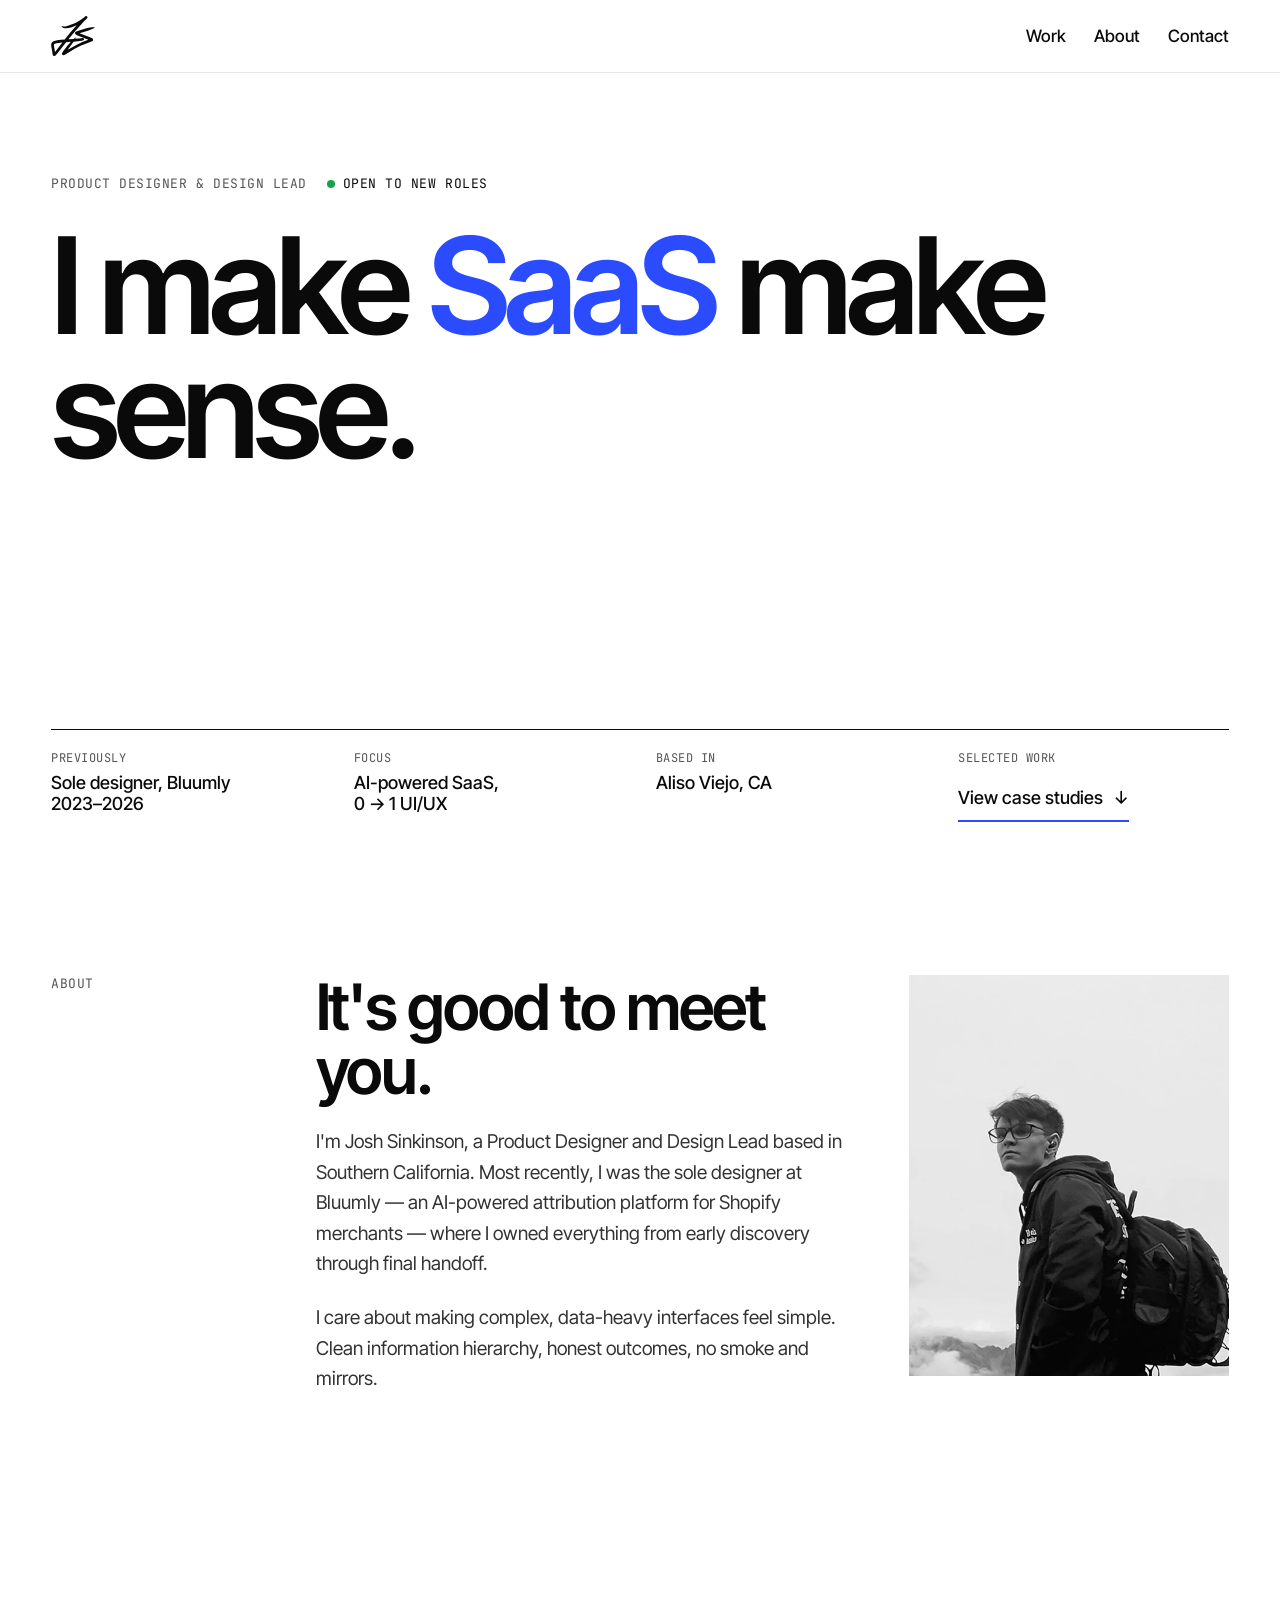
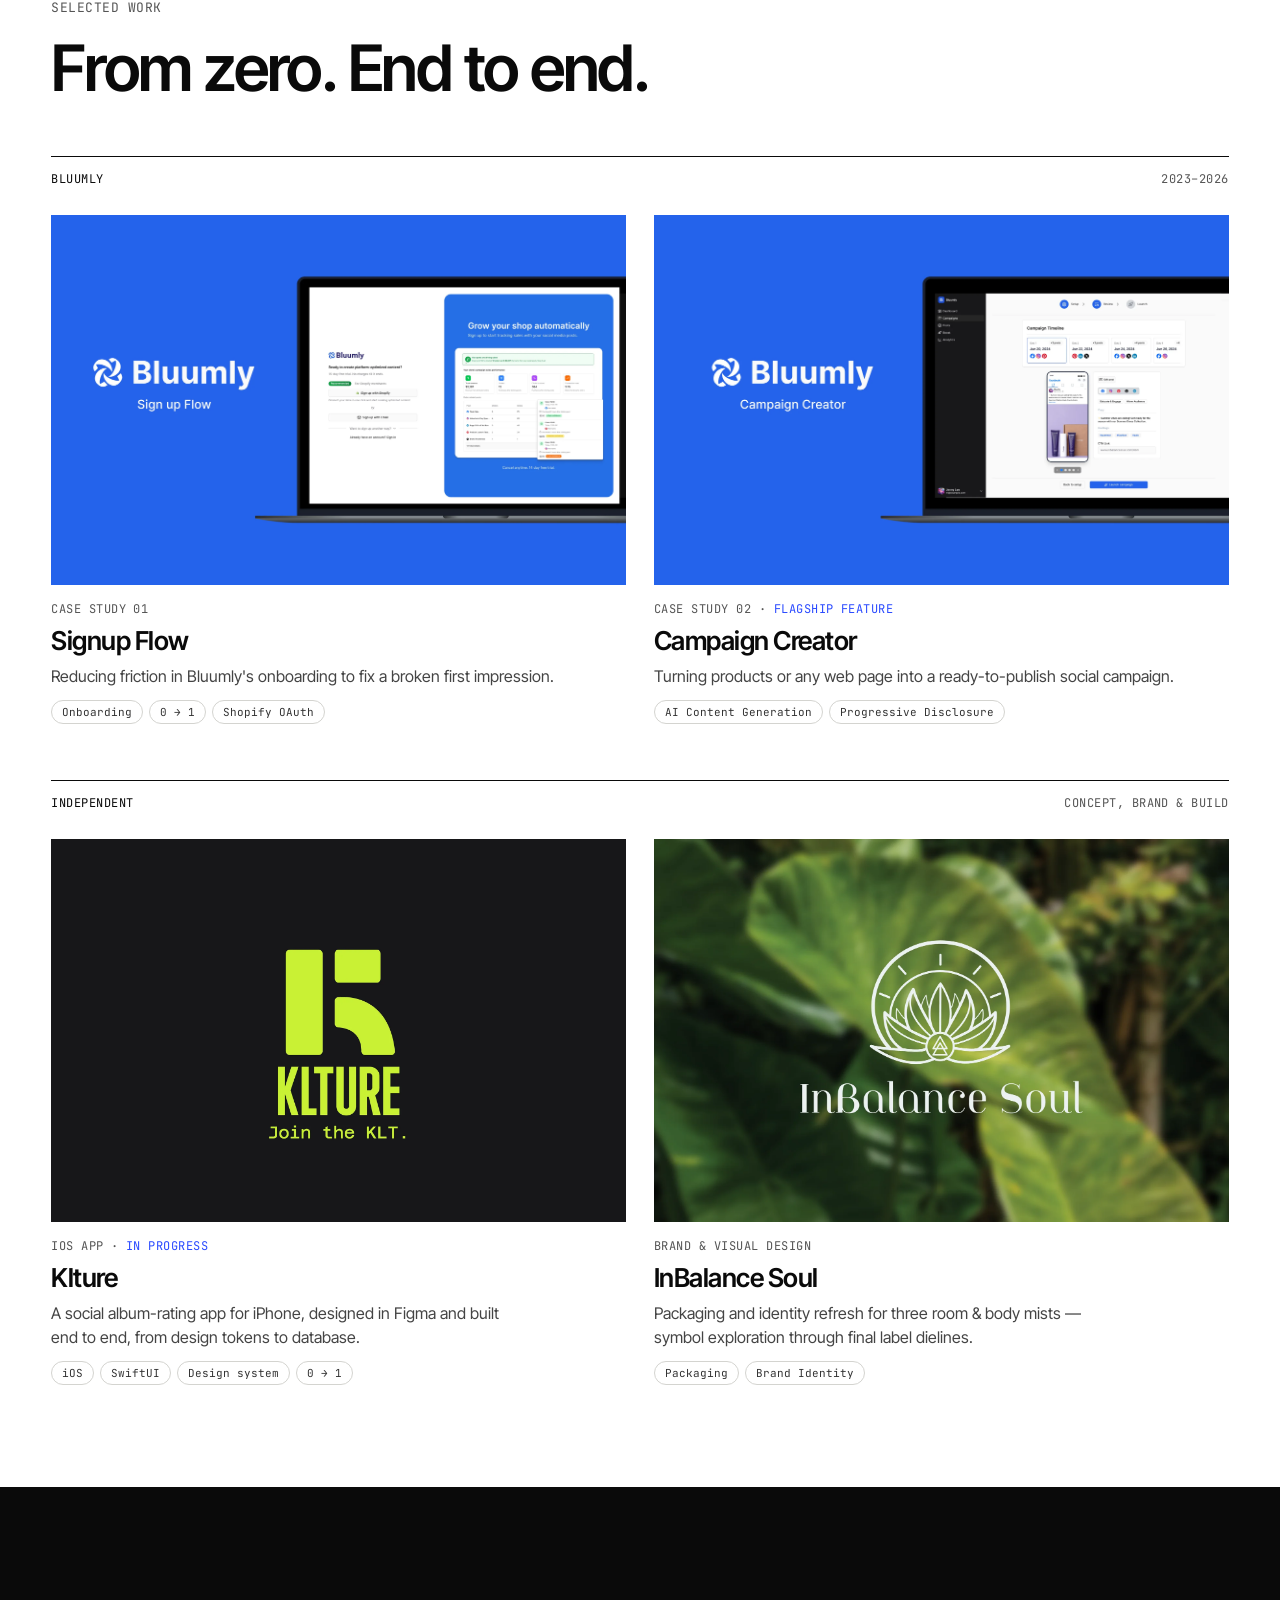
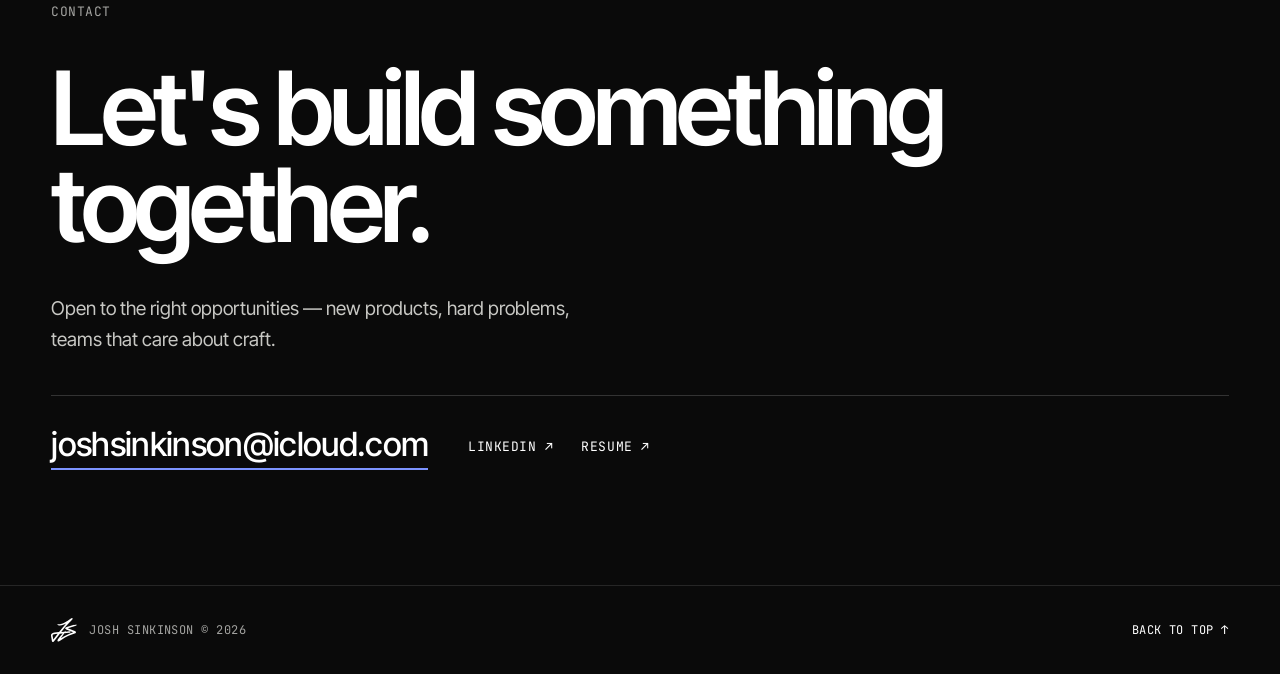
<file: index.html>
<!DOCTYPE html>
<html lang="en">
<head>
<meta charset="UTF-8">
<meta name="viewport" content="width=device-width, initial-scale=1.0">
<title>Josh Sinkinson — Product Designer</title>
<meta name="description" content="Josh Sinkinson is a Product Designer and Design Lead based in Aliso Viejo, CA, designing AI-powered SaaS products and brand identities.">
<meta name="theme-color" content="#FFFFFF">
<link rel="canonical" href="https://www.joshsinkinsondesign.com/">

<meta property="og:type" content="website">
<meta property="og:site_name" content="Josh Sinkinson — Product Designer">
<meta property="og:title" content="Josh Sinkinson — Product Designer">
<meta property="og:description" content="Product Designer and Design Lead specializing in AI-powered SaaS products, from 0-to-1 UI/UX to brand identity.">
<meta property="og:image" content="https://www.joshsinkinsondesign.com/assets/images/og-image.png">
<meta property="og:image:width" content="1200">
<meta property="og:image:height" content="630">
<meta property="og:image:alt" content="Josh Sinkinson — Product Designer &amp; Design Lead. I make SaaS make sense.">
<meta property="og:url" content="https://www.joshsinkinsondesign.com/">

<meta name="twitter:card" content="summary_large_image">
<meta name="twitter:title" content="Josh Sinkinson — Product Designer">
<meta name="twitter:description" content="Product Designer and Design Lead specializing in AI-powered SaaS products, from 0-to-1 UI/UX to brand identity.">
<meta name="twitter:image" content="https://www.joshsinkinsondesign.com/assets/images/og-image.png">

<link rel="preconnect" href="https://fonts.googleapis.com">
<link rel="preconnect" href="https://fonts.gstatic.com" crossorigin>

<link rel="icon" type="image/svg+xml" href="favicon.svg">
<link rel="apple-touch-icon" href="assets/images/favicon-180.png">

<script type="application/ld+json">
{
  "@context": "https://schema.org",
  "@type": "Person",
  "name": "Josh Sinkinson",
  "jobTitle": "Product Designer & Design Lead",
  "url": "https://joshsinkinsondesign.com",
  "email": "mailto:joshsinkinson@icloud.com",
  "sameAs": ["https://www.linkedin.com/in/josh-sinkinson/"],
  "address": {
    "@type": "PostalAddress",
    "addressLocality": "Aliso Viejo",
    "addressRegion": "CA",
    "addressCountry": "US"
  }
}
</script>
<link href="https://fonts.googleapis.com/css2?family=Inter+Tight:wght@400;500;600;700&amp;family=JetBrains+Mono:wght@400;500&amp;display=swap" rel="stylesheet">
<style>
body{margin:0;background:#FFFFFF}
a{color:#0A0A0A;text-decoration:none}a:hover{color:#2B4BFF}
</style>
</head>
<body>
<div style="background: #FFFFFF; color: #0A0A0A; font-family: 'Inter Tight', system-ui, sans-serif; box-sizing: border-box; display: flex; flex-direction: column">

  <header style="position: sticky; top: 0; z-index: 20; background: rgba(255,255,255,0.88); backdrop-filter: blur(12px); -webkit-backdrop-filter: blur(12px); border-bottom: 1px solid #E7E7E4">
    <div style="max-width: 1440px; margin: 0 auto; box-sizing: border-box; padding: 14px clamp(20px, 4vw, 64px); display: flex; flex-wrap: wrap; align-items: center; justify-content: space-between; gap: 16px">
      <a href="#top" aria-label="Josh Sinkinson — home" style="display: flex; align-items: center; min-height: 44px">
        <svg viewBox="0 0 284.9 261.15" width="44" height="40" aria-hidden="true"><path fill="currentColor" d="M260.71,142.72c7.87,3.15,14.27,7.41,12.59,15.34-.65,3.08-3.03,6.22-6.52,7.41l-15.31,5.19c-20.53,6.96-40.34,14.69-60,24.06-25.89,12.33-50.51,26.15-74.61,41.53l-21.82,13.93c-3.9,2.49-7.92,4.95-12.37,6.16-3.55.96-7.7-.6-9.77-3.04-5.51-6.49-.04-15.3,5.41-22.87,9.79-13.61,19.64-26.75,30.32-39.67l13.22-14.88,6.46-7.3-31.02,1.99-54.95,71.75c-4.43,5.78-8.54,11.3-13.87,15.92-2.83,2.46-6.78,3.44-10.32,2.59-7.86-1.9-8.96-10.31-9.87-18.090-1.33-11.35-3.3-22.19-5.67-33.38-3.86-18.18-5.87-33.73,12.06-43.76,7.68-3.75,15.7-5.74,24.38-7.15,16.3-2.64,32.55-3.74,49.2-5.05,25.16-31.67,50.76-62.02,77.82-92.69-11.06,4.9-21.14,9.53-32.11,13.38-17.51,4.77-37.13,8.74-54.51,3.47-5.15-1.56-11.6-6.05-10.83-9.38.14-.59,1.57-.91,2.26-.78,6.01,1.08,11.63,1.36,17.72.51,6.96-.97,13.68-2.14,20.44-4.22,12.48-3.83,24.4-7.97,36.41-13.26,26.25-11.56,50.41-26.61,72.59-44.66,2.16-1.76,3.89-3.73,6.26-4.88,3.71-1.79,8.18-.8,10.63,2.07s2.93,7.8.31,11.15l-7.09,6.92-15.12,15.22-11.49,12.07c-31.31,32.89-60.01,67.2-89.1,103.33l34.39-2.16,11.9-9.81,1.84-.36c.43-.08.34,1.53.12,2.02l-3.33,7.32,41.1-4.14c6.36-.64,14.85.68,16.44,5.96,1.73,5.73-7.44,10.61-14.63,11.57-18.09,2.43-35.87,3.82-54.15,5.31l-23.78,34.12c-4.56,6.54-9.85,12.02-14.18,19.09,43.6-27.04,86.27-49.5,134.68-65.98l-70.27-28.09c-8.65-3.46-17.87-7.26-17.43-15.71.17-3.36,2.19-7.22,5.8-8.66l11.3-4.51,63.08-19.04c10.71-3.23,48.27-9.36,49.56-3.4.09.41-.56,1.52-.93,1.72l-11.9,6.15c-11.02,4.52-21.54,9.03-32.98,12.57l-54.09,16.76,75.73,30.33ZM19.44,203.33l5.89,32.1,47.87-63.01c-17.1,1.55-34.95,2.63-50.04,8.64-2.69,1.69-4.59,3.52-5.41,6.55-.09,5.34.67,10.19,1.68,15.73Z"></path></svg>
      </a>
      <nav aria-label="Primary" style="display: flex; flex-wrap: wrap; gap: 4px 28px; font-size: 17px; font-weight: 500">
        <a href="#work" style="padding: 12px 0">Work</a>
        <a href="#about" style="padding: 12px 0">About</a>
        <a href="#contact" style="padding: 12px 0">Contact</a>
      </nav>
    </div>
  </header>

  <main id="top" style="display: flex; flex-direction: column">

    <section aria-label="Intro" style="width: 100%; max-width: 1440px; margin: 0 auto; box-sizing: border-box; min-height: 800px; padding: clamp(56px, 8vw, 120px) clamp(20px, 4vw, 64px) clamp(32px, 4vw, 56px); display: flex; flex-direction: column; justify-content: space-between; gap: 72px">
      <div style="display: flex; flex-direction: column; gap: 32px">
        <p style="margin: 0; display: flex; flex-wrap: wrap; align-items: center; gap: 8px 20px; font-family: 'JetBrains Mono', monospace; font-size: 13px; text-transform: uppercase; letter-spacing: 0.04em; color: #555555">
          <span>Product Designer &amp; Design Lead</span>
          <span style="display: inline-flex; align-items: center; gap: 8px; color: #0A0A0A"><span aria-hidden="true" style="width: 8px; height: 8px; border-radius: 50%; background: #16A34A"></span>Open to new roles</span>
        </p>
        <h1 style="margin: 0; font-weight: 600; font-size: clamp(56px, 10.5vw, 172px); line-height: 0.92; letter-spacing: -0.045em; max-width: 12ch">I make <span style="color: #2B4BFF">SaaS</span> make sense.</h1>
      </div>
      <div style="display: grid; grid-template-columns: repeat(auto-fit, minmax(220px, 1fr)); gap: 24px 32px; border-top: 1px solid #0A0A0A; padding-top: 20px">
        <div style="display: flex; flex-direction: column; gap: 6px">
          <span style="font-family: 'JetBrains Mono', monospace; font-size: 12px; text-transform: uppercase; letter-spacing: 0.04em; color: #555555">Previously</span>
          <span style="font-size: 18px; font-weight: 500">Sole designer, Bluumly<br>2023–2026</span>
        </div>
        <div style="display: flex; flex-direction: column; gap: 6px">
          <span style="font-family: 'JetBrains Mono', monospace; font-size: 12px; text-transform: uppercase; letter-spacing: 0.04em; color: #555555">Focus</span>
          <span style="font-size: 18px; font-weight: 500">AI-powered SaaS,<br>0 → 1 UI/UX</span>
        </div>
        <div style="display: flex; flex-direction: column; gap: 6px">
          <span style="font-family: 'JetBrains Mono', monospace; font-size: 12px; text-transform: uppercase; letter-spacing: 0.04em; color: #555555">Based in</span>
          <span style="font-size: 18px; font-weight: 500">Aliso Viejo, CA</span>
        </div>
        <div style="display: flex; flex-direction: column; gap: 10px; align-items: flex-start">
          <span style="font-family: 'JetBrains Mono', monospace; font-size: 12px; text-transform: uppercase; letter-spacing: 0.04em; color: #555555">Selected work</span>
          <a href="#work" style="font-size: 18px; font-weight: 500; display: inline-flex; align-items: center; gap: 10px; min-height: 44px; border-bottom: 2px solid #2B4BFF">View case studies <span aria-hidden="true">↓</span></a>
        </div>
      </div>
    </section>

    <section id="about" aria-labelledby="about-h" style="width: 100%; max-width: 1440px; margin: 0 auto; box-sizing: border-box; padding: clamp(64px, 8vw, 120px) clamp(20px, 4vw, 64px)">
      <div style="display: flex; flex-wrap: wrap; gap: 48px 64px; align-items: flex-start">
        <p style="flex: 1 1 200px; margin: 0; font-family: 'JetBrains Mono', monospace; font-size: 13px; text-transform: uppercase; letter-spacing: 0.04em; color: #555555">About</p>
        <div style="flex: 999 1 560px; min-width: 0; display: flex; flex-wrap: wrap; gap: 48px 56px; align-items: flex-start">
          <div style="flex: 999 1 380px; min-width: 0; display: flex; flex-direction: column; gap: 24px">
            <h2 id="about-h" style="margin: 0; font-weight: 600; font-size: clamp(40px, 5vw, 72px); line-height: 1; letter-spacing: -0.035em">It's good to meet you.</h2>
            <p style="margin: 0; font-size: 19px; line-height: 1.6; color: #333333; max-width: 52ch">I'm Josh Sinkinson, a Product Designer and Design Lead based in Southern California. Most recently, I was the sole designer at Bluumly — an AI-powered attribution platform for Shopify merchants — where I owned everything from early discovery through final handoff.</p>
            <p style="margin: 0; font-size: 19px; line-height: 1.6; color: #333333; max-width: 52ch">I care about making complex, data-heavy interfaces feel simple. Clean information hierarchy, honest outcomes, no smoke and mirrors.</p>
          </div>
          <figure style="flex: 1 1 320px; margin: 0; display: flex; flex-direction: column; gap: 10px">
            <img src="assets/images/joshpfp.webp" alt="Josh Sinkinson in glasses and a backpack, on a mountain above the clouds" style="width: 100%; aspect-ratio: 4 / 5; object-fit: cover; object-position: 40% 40%; display: block">
            
          </figure>
        </div>
      </div>
    </section>

    <section id="work" aria-labelledby="work-h" style="width: 100%; max-width: 1440px; margin: 0 auto; box-sizing: border-box; padding: clamp(64px, 8vw, 120px) clamp(20px, 4vw, 64px); display: flex; flex-direction: column; gap: 56px">
      <div style="display: flex; flex-wrap: wrap; gap: 24px 64px; align-items: flex-end; justify-content: space-between">
        <div style="display: flex; flex-direction: column; gap: 20px">
          <p style="margin: 0; font-family: 'JetBrains Mono', monospace; font-size: 13px; text-transform: uppercase; letter-spacing: 0.04em; color: #555555">Selected work</p>
          <h2 id="work-h" style="margin: 0; font-weight: 600; font-size: clamp(40px, 5vw, 72px); line-height: 1; letter-spacing: -0.035em">From zero. End to end.</h2>
        </div>
      </div>

      <div style="display: flex; flex-direction: column; gap: 28px">
        <div style="display: flex; justify-content: space-between; gap: 16px; border-top: 1px solid #0A0A0A; padding-top: 14px; font-family: 'JetBrains Mono', monospace; font-size: 12px; text-transform: uppercase; letter-spacing: 0.04em">
          <span>Bluumly</span><span style="color: #555555">2023–2026</span>
        </div>
        <div style="display: grid; grid-template-columns: repeat(auto-fit, minmax(min(300px, 100%), 1fr)); gap: 40px 28px">
          <a href="signup-flow.html" style="display: flex; flex-direction: column; gap: 16px">
            <div style="background: #F3F3F1; overflow: hidden"><img loading="lazy" src="assets/images/Bluumly_signup_flow.webp" alt="Bluumly sign up flow shown on a laptop" style="width: 100%; aspect-ratio: 2400 / 1543; object-fit: cover; display: block"></div>
            <div style="display: flex; flex-direction: column; gap: 8px">
              <span style="font-family: 'JetBrains Mono', monospace; font-size: 12px; text-transform: uppercase; letter-spacing: 0.04em; color: #555555">Case study 01</span>
              <h3 style="margin: 0; font-size: 26px; font-weight: 600; letter-spacing: -0.02em">Signup Flow</h3>
              <p style="margin: 0; font-size: 16px; line-height: 1.5; color: #444444">Reducing friction in Bluumly's onboarding to fix a broken first impression.</p>
              <div style="display: flex; flex-wrap: wrap; gap: 6px; margin-top: 4px">
                <span style="font-family: 'JetBrains Mono', monospace; font-size: 11px; padding: 4px 10px; border: 1px solid #D4D4D0; border-radius: 999px; color: #333333">Onboarding</span>
                <span style="font-family: 'JetBrains Mono', monospace; font-size: 11px; padding: 4px 10px; border: 1px solid #D4D4D0; border-radius: 999px; color: #333333">0 → 1</span>
                <span style="font-family: 'JetBrains Mono', monospace; font-size: 11px; padding: 4px 10px; border: 1px solid #D4D4D0; border-radius: 999px; color: #333333">Shopify OAuth</span>
              </div>
            </div>
          </a>
          <a href="campaign-creator.html" style="display: flex; flex-direction: column; gap: 16px">
            <div style="background: #F3F3F1; overflow: hidden"><img loading="lazy" src="assets/images/createacampaign.webp" alt="Bluumly Campaign Creator shown on a laptop" style="width: 100%; aspect-ratio: 2400 / 1543; object-fit: cover; display: block"></div>
            <div style="display: flex; flex-direction: column; gap: 8px">
              <span style="font-family: 'JetBrains Mono', monospace; font-size: 12px; text-transform: uppercase; letter-spacing: 0.04em; color: #555555">Case study 02 · <span style="color: #2B4BFF">Flagship feature</span></span>
              <h3 style="margin: 0; font-size: 26px; font-weight: 600; letter-spacing: -0.02em">Campaign Creator</h3>
              <p style="margin: 0; font-size: 16px; line-height: 1.5; color: #444444">Turning products or any web page into a ready-to-publish social campaign.</p>
              <div style="display: flex; flex-wrap: wrap; gap: 6px; margin-top: 4px">
                <span style="font-family: 'JetBrains Mono', monospace; font-size: 11px; padding: 4px 10px; border: 1px solid #D4D4D0; border-radius: 999px; color: #333333">AI Content Generation</span>
                <span style="font-family: 'JetBrains Mono', monospace; font-size: 11px; padding: 4px 10px; border: 1px solid #D4D4D0; border-radius: 999px; color: #333333">Progressive Disclosure</span>
              </div>
            </div>
          </a>
        </div>
      </div>

      <div style="display: flex; flex-direction: column; gap: 28px">
        <div style="display: flex; justify-content: space-between; gap: 16px; border-top: 1px solid #0A0A0A; padding-top: 14px; font-family: 'JetBrains Mono', monospace; font-size: 12px; text-transform: uppercase; letter-spacing: 0.04em">
          <span>Independent</span><span style="color: #555555">Concept, brand &amp; build</span>
        </div>
        <div style="display: grid; grid-template-columns: repeat(auto-fit, minmax(min(440px, 100%), 1fr)); gap: 40px 28px">
          <a href="klture.html" style="display: flex; flex-direction: column; gap: 16px">
            <div style="background: #F3F3F1; overflow: hidden"><img loading="lazy" src="assets/images/klture-hero.webp" width="2400" height="1350" alt="The Klture logo, a K built from a bar, a block and an arc, in lime above the wordmark KLTURE" style="width: 100%; height: auto; aspect-ratio: 3 / 2; object-fit: cover; display: block"></div>
            <div style="display: flex; flex-direction: column; gap: 8px">
              <span style="font-family: 'JetBrains Mono', monospace; font-size: 12px; text-transform: uppercase; letter-spacing: 0.04em; color: #555555">iOS app &middot; <span style="color: #2B4BFF">In progress</span></span>
              <h3 style="margin: 0; font-size: 26px; font-weight: 600; letter-spacing: -0.02em">Klture</h3>
              <p style="margin: 0; font-size: 16px; line-height: 1.5; color: #444444; max-width: 52ch">A social album-rating app for iPhone, designed in Figma and built end to end, from design tokens to database.</p>
              <div style="display: flex; flex-wrap: wrap; gap: 6px; margin-top: 4px">
                <span style="font-family: 'JetBrains Mono', monospace; font-size: 11px; padding: 4px 10px; border: 1px solid #D4D4D0; border-radius: 999px; color: #333333">iOS</span>
                <span style="font-family: 'JetBrains Mono', monospace; font-size: 11px; padding: 4px 10px; border: 1px solid #D4D4D0; border-radius: 999px; color: #333333">SwiftUI</span>
                <span style="font-family: 'JetBrains Mono', monospace; font-size: 11px; padding: 4px 10px; border: 1px solid #D4D4D0; border-radius: 999px; color: #333333">Design system</span>
                <span style="font-family: 'JetBrains Mono', monospace; font-size: 11px; padding: 4px 10px; border: 1px solid #D4D4D0; border-radius: 999px; color: #333333">0 &rarr; 1</span>
              </div>
            </div>
          </a>
          <a href="inbalance-soul.html" style="display: flex; flex-direction: column; gap: 16px">
            <div style="background: #F3F3F1; overflow: hidden"><img loading="lazy" src="assets/images/inbalancesoul-opt.webp" alt="InBalance Soul logo, a lotus flower mark inside a sunburst circle, over a blurred green plant background" style="width: 100%; aspect-ratio: 3 / 2; object-fit: cover; display: block"></div>
            <div style="display: flex; flex-direction: column; gap: 8px">
              <span style="font-family: 'JetBrains Mono', monospace; font-size: 12px; text-transform: uppercase; letter-spacing: 0.04em; color: #555555">Brand &amp; visual design</span>
              <h3 style="margin: 0; font-size: 26px; font-weight: 600; letter-spacing: -0.02em">InBalance Soul</h3>
              <p style="margin: 0; font-size: 16px; line-height: 1.5; color: #444444; max-width: 52ch">Packaging and identity refresh for three room &amp; body mists — symbol exploration through final label dielines.</p>
              <div style="display: flex; flex-wrap: wrap; gap: 6px; margin-top: 4px">
                <span style="font-family: 'JetBrains Mono', monospace; font-size: 11px; padding: 4px 10px; border: 1px solid #D4D4D0; border-radius: 999px; color: #333333">Packaging</span>
                <span style="font-family: 'JetBrains Mono', monospace; font-size: 11px; padding: 4px 10px; border: 1px solid #D4D4D0; border-radius: 999px; color: #333333">Brand Identity</span>
              </div>
            </div>
          </a>
        </div>
      </div>
    </section>

    <section id="contact" aria-labelledby="contact-h" style="background: #0A0A0A; color: #FFFFFF">
      <div style="max-width: 1440px; margin: 0 auto; box-sizing: border-box; padding: clamp(72px, 9vw, 136px) clamp(20px, 4vw, 64px); display: flex; flex-direction: column; gap: 40px">
        <p style="margin: 0; font-family: 'JetBrains Mono', monospace; font-size: 13px; text-transform: uppercase; letter-spacing: 0.04em; color: #A3A3A0">Contact</p>
        <h2 id="contact-h" style="margin: 0; font-weight: 600; font-size: clamp(48px, 8vw, 128px); line-height: 0.95; letter-spacing: -0.045em; max-width: 14ch">Let's build something together.</h2>
        <p style="margin: 0; font-size: 19px; line-height: 1.6; color: #C8C8C4; max-width: 52ch">Open to the right opportunities — new products, hard problems, teams that care about craft.</p>
        <div style="display: flex; flex-wrap: wrap; align-items: center; gap: 16px 40px; border-top: 1px solid #333333; padding-top: 28px">
          <a href="mailto:joshsinkinson@icloud.com" style="color: #FFFFFF; font-size: clamp(22px, 2.6vw, 34px); font-weight: 500; letter-spacing: -0.02em; border-bottom: 2px solid #7C93FF; padding-bottom: 4px">joshsinkinson@icloud.com</a>
          <div style="display: flex; flex-wrap: wrap; gap: 8px 28px; font-family: 'JetBrains Mono', monospace; font-size: 13px; text-transform: uppercase; letter-spacing: 0.04em">
            <a href="https://www.linkedin.com/in/josh-sinkinson/" target="_blank" rel="noopener" style="color: #FFFFFF; padding: 12px 0">LinkedIn ↗</a>
            <a href="assets/resume/Josh_Sinkinson_Resume.pdf" target="_blank" rel="noopener" style="color: #FFFFFF; padding: 12px 0">Resume ↗</a>
          </div>
        </div>
      </div>
    </section>
  </main>

  <footer style="background: #0A0A0A; color: #A3A3A0; border-top: 1px solid #262626">
    <div style="max-width: 1440px; margin: 0 auto; box-sizing: border-box; padding: 24px clamp(20px, 4vw, 64px); display: flex; flex-wrap: wrap; align-items: center; justify-content: space-between; gap: 16px; font-family: 'JetBrains Mono', monospace; font-size: 12px; text-transform: uppercase; letter-spacing: 0.04em">
      <span style="display: flex; align-items: center; gap: 12px">
        <svg viewBox="0 0 284.9 261.15" width="26" height="24" aria-hidden="true" style="color: #FFFFFF"><path fill="currentColor" d="M260.71,142.72c7.87,3.15,14.27,7.41,12.59,15.34-.65,3.08-3.03,6.22-6.52,7.41l-15.31,5.19c-20.53,6.96-40.34,14.69-60,24.06-25.89,12.33-50.51,26.15-74.61,41.53l-21.82,13.93c-3.9,2.49-7.92,4.95-12.37,6.16-3.55.96-7.7-.6-9.77-3.04-5.51-6.49-.04-15.3,5.41-22.87,9.79-13.61,19.64-26.75,30.32-39.67l13.22-14.88,6.46-7.3-31.02,1.99-54.95,71.75c-4.43,5.78-8.54,11.3-13.87,15.92-2.83,2.46-6.78,3.44-10.32,2.59-7.86-1.9-8.96-10.31-9.87-18.09-1.33-11.35-3.3-22.19-5.67-33.38-3.86-18.18-5.87-33.73,12.06-43.76,7.68-3.75,15.7-5.74,24.38-7.15,16.3-2.64,32.55-3.74,49.2-5.05,25.16-31.67,50.76-62.02,77.82-92.69-11.06,4.9-21.14,9.53-32.11,13.38-17.51,4.77-37.13,8.74-54.51,3.47-5.15-1.56-11.6-6.05-10.83-9.38.14-.59,1.57-.91,2.26-.78,6.01,1.08,11.63,1.36,17.72.51,6.96-.97,13.68-2.14,20.44-4.22,12.48-3.83,24.4-7.97,36.41-13.26,26.25-11.56,50.41-26.61,72.59-44.66,2.16-1.76,3.89-3.73,6.26-4.88,3.71-1.79,8.18-.8,10.63,2.07s2.93,7.8.31,11.15l-7.09,6.92-15.12,15.22-11.49,12.07c-31.31,32.89-60.01,67.2-89.1,103.33l34.39-2.16,11.9-9.81,1.84-.36c.43-.08.34,1.53.12,2.02l-3.33,7.32,41.1-4.14c6.36-.64,14.85.68,16.44,5.96,1.73,5.73-7.44,10.61-14.63,11.57-18.09,2.43-35.87,3.82-54.15,5.31l-23.78,34.12c-4.56,6.54-9.85,12.02-14.18,19.09,43.6-27.04,86.27-49.5,134.68-65.98l-70.27-28.09c-8.65-3.46-17.87-7.26-17.43-15.71.17-3.36,2.19-7.22,5.8-8.66l11.3-4.51,63.08-19.04c10.71-3.23,48.27-9.36,49.56-3.4.09.41-.56,1.52-.93,1.72l-11.9,6.15c-11.02,4.52-21.54,9.03-32.98,12.57l-54.09,16.76,75.73,30.33ZM19.44,203.33l5.89,32.1,47.87-63.01c-17.1,1.55-34.95,2.63-50.04,8.64-2.69,1.69-4.59,3.52-5.41,6.55-.09,5.34.67,10.19,1.68,15.73Z"></path></svg>
        Josh Sinkinson © 2026
      </span>
      <a href="#top" style="color: #FFFFFF; padding: 12px 0">Back to top ↑</a>
    </div>
  </footer>
</div>
</body>
</html>
</file>
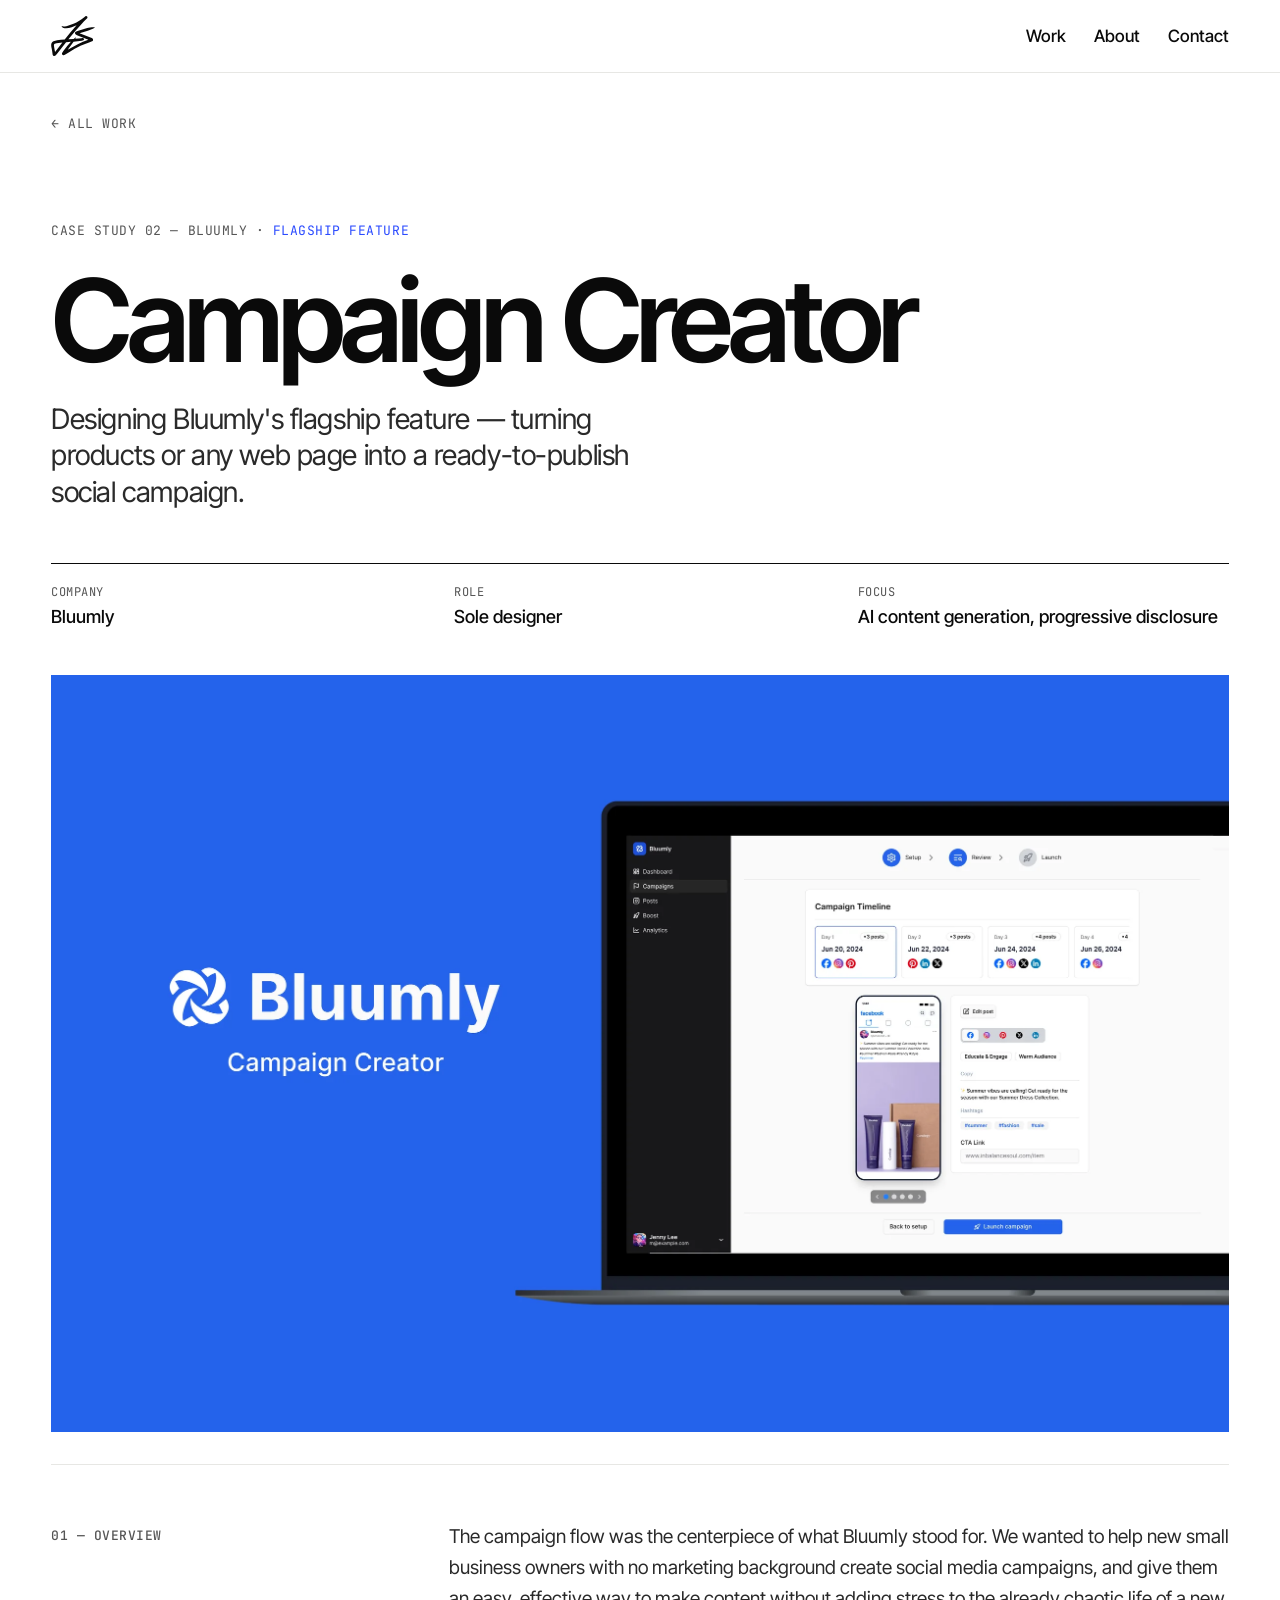
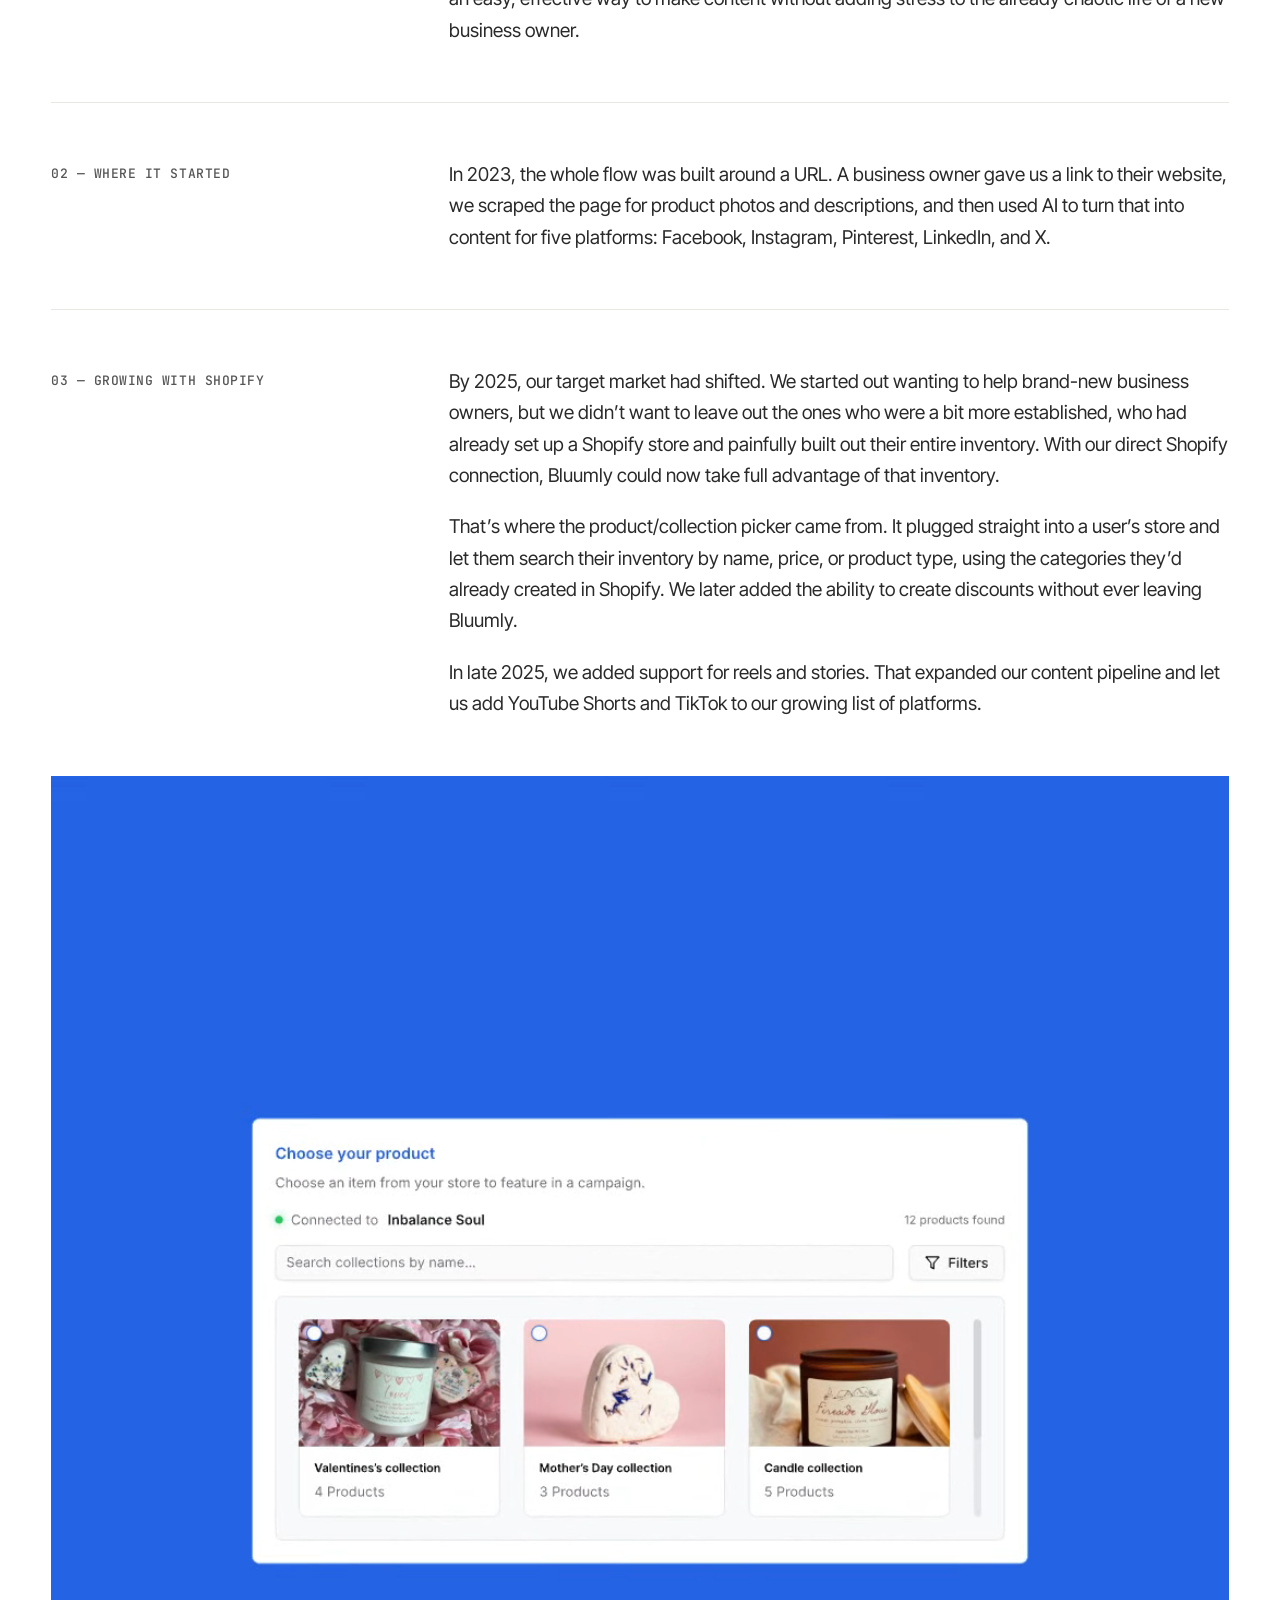
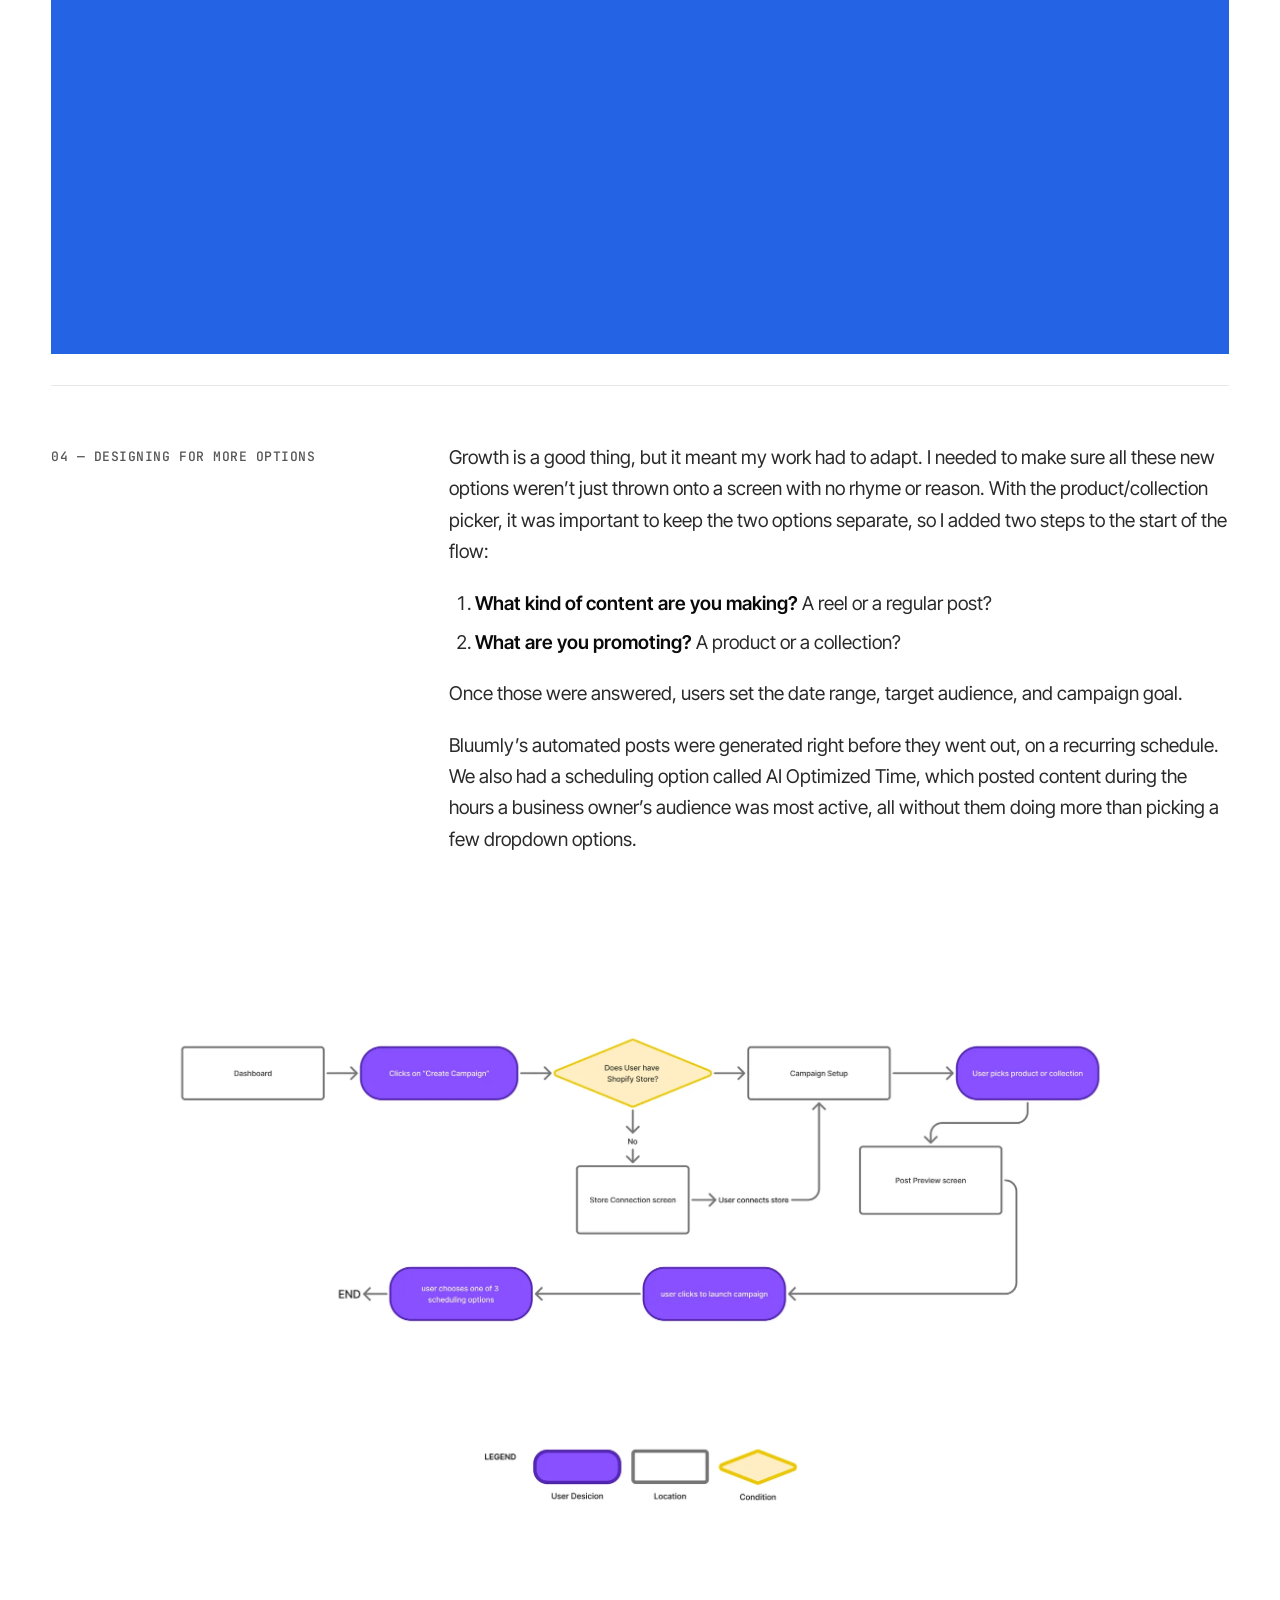
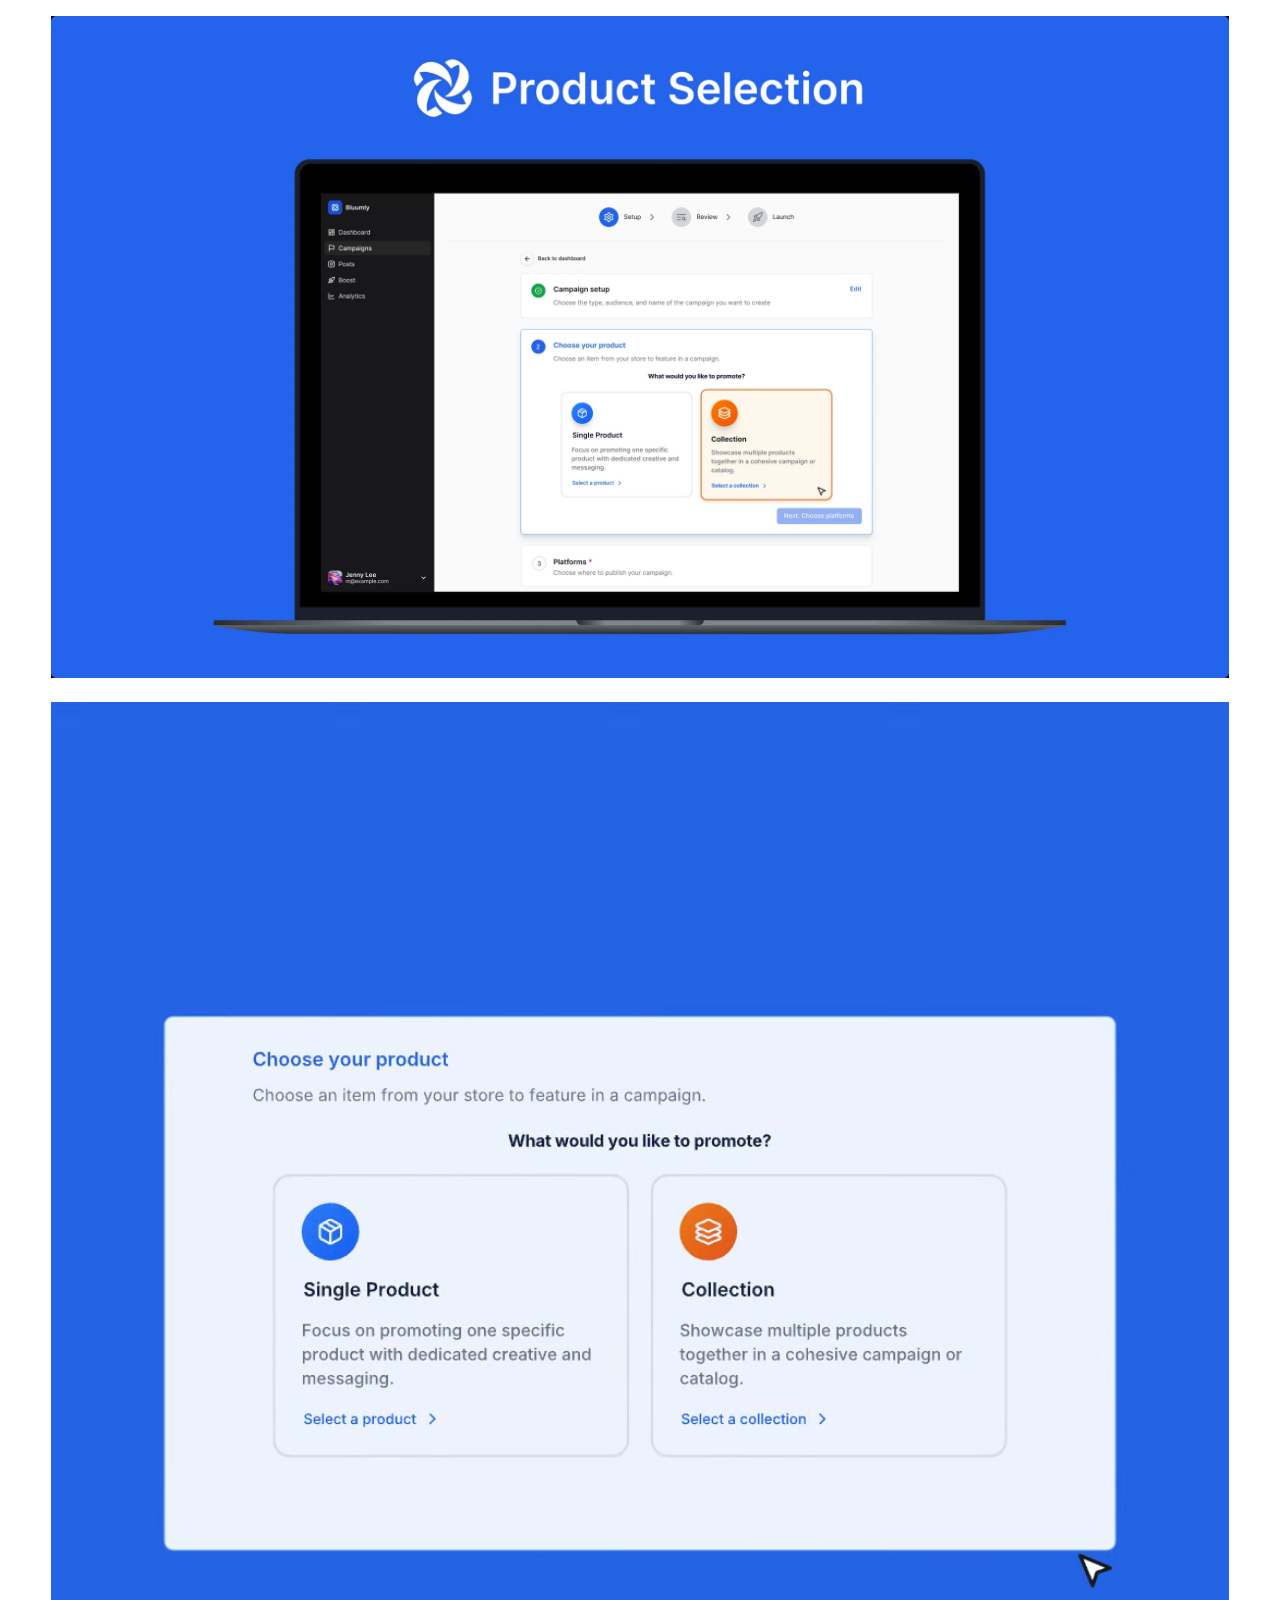
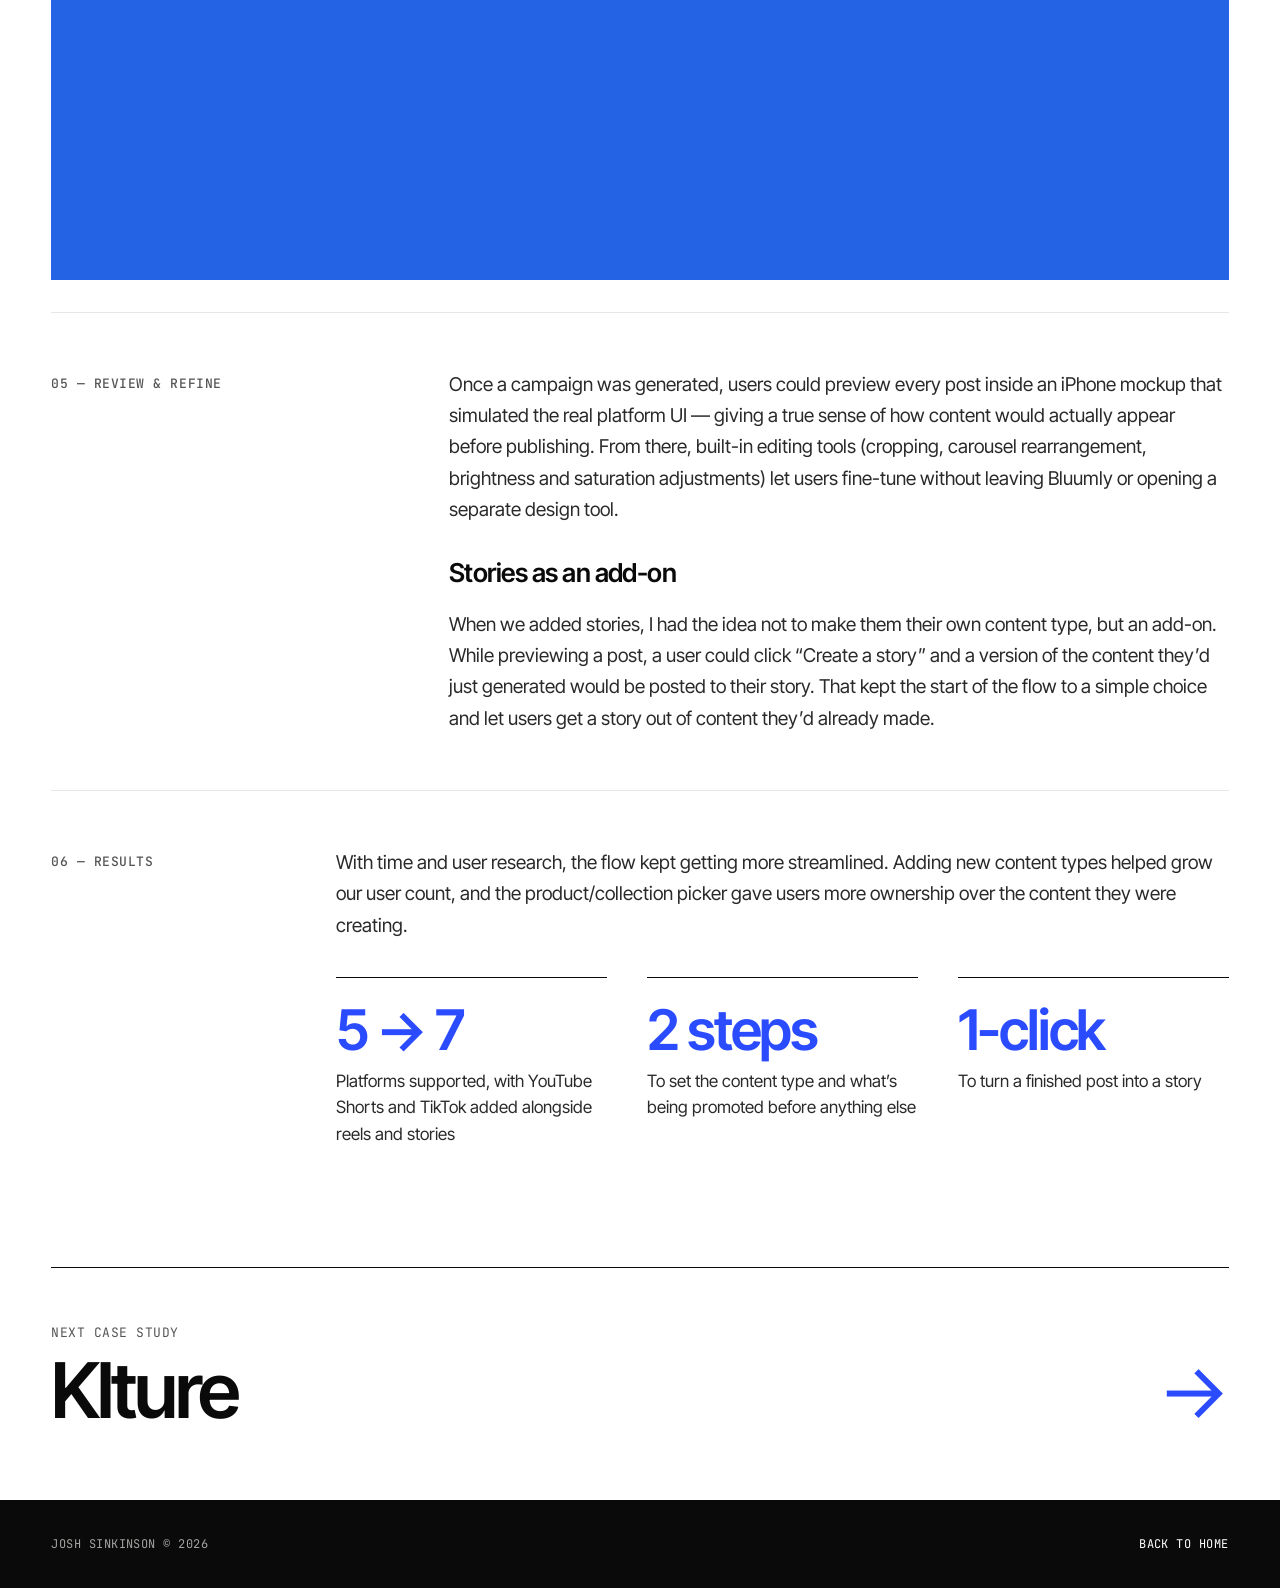
<file: campaign-creator.html>
<!DOCTYPE html>
<html lang="en">
<head>
<meta charset="UTF-8">
<meta name="viewport" content="width=device-width, initial-scale=1.0">
<title>Campaign Creator — Josh Sinkinson</title>
<meta name="description" content="Designing Bluumly's flagship feature — turning products or any web page into a ready-to-publish social campaign.">
<meta name="theme-color" content="#FFFFFF">
<link rel="canonical" href="https://www.joshsinkinsondesign.com/campaign-creator">

<meta property="og:type" content="website">
<meta property="og:site_name" content="Josh Sinkinson — Product Designer">
<meta property="og:title" content="Campaign Creator — Josh Sinkinson">
<meta property="og:description" content="Designing Bluumly's flagship feature — turning products or any web page into a ready-to-publish social campaign.">
<meta property="og:image" content="https://www.joshsinkinsondesign.com/assets/images/createacampaign.png">
<meta property="og:url" content="https://www.joshsinkinsondesign.com/campaign-creator">

<meta name="twitter:card" content="summary_large_image">
<meta name="twitter:title" content="Campaign Creator — Josh Sinkinson">
<meta name="twitter:description" content="Designing Bluumly's flagship feature — turning products or any web page into a ready-to-publish social campaign.">
<meta name="twitter:image" content="https://www.joshsinkinsondesign.com/assets/images/createacampaign.png">

<link rel="preconnect" href="https://fonts.googleapis.com">
<link rel="preconnect" href="https://fonts.gstatic.com" crossorigin>
<link rel="icon" type="image/svg+xml" href="favicon.svg">
<link rel="apple-touch-icon" href="assets/images/favicon-180.png">
<link href="https://fonts.googleapis.com/css2?family=Inter+Tight:wght@400;500;600;700&amp;family=JetBrains+Mono:wght@400;500&amp;display=swap" rel="stylesheet">
<style>
body{margin:0;background:#FFFFFF}
a{color:#0A0A0A;text-decoration:none}a:hover{color:#2B4BFF}
</style>
</head>
<body>
<div style="background: #FFFFFF; color: #0A0A0A; font-family: 'Inter Tight', system-ui, sans-serif; display: flex; flex-direction: column; min-height: 100vh">

  <header style="position: sticky; top: 0; z-index: 20; background: rgba(255,255,255,0.88); backdrop-filter: blur(12px); -webkit-backdrop-filter: blur(12px); border-bottom: 1px solid #E7E7E4">
    <div style="max-width: 1440px; margin: 0 auto; box-sizing: border-box; padding: 14px clamp(20px, 4vw, 64px); display: flex; flex-wrap: wrap; align-items: center; justify-content: space-between; gap: 16px">
      <a href="index.html" aria-label="Josh Sinkinson — home" style="display: flex; align-items: center; min-height: 44px">
        <svg viewBox="0 0 284.9 261.15" width="44" height="40" aria-hidden="true"><path fill="currentColor" d="M260.71,142.72c7.87,3.15,14.27,7.41,12.59,15.34-.65,3.08-3.03,6.22-6.52,7.41l-15.31,5.19c-20.53,6.96-40.34,14.69-60,24.06-25.89,12.33-50.51,26.15-74.61,41.53l-21.82,13.93c-3.9,2.49-7.92,4.95-12.37,6.16-3.55.96-7.7-.6-9.77-3.04-5.51-6.49-.04-15.3,5.41-22.87,9.79-13.61,19.64-26.75,30.32-39.67l13.22-14.88,6.46-7.3-31.02,1.99-54.95,71.75c-4.43,5.78-8.54,11.3-13.87,15.92-2.83,2.46-6.78,3.44-10.32,2.59-7.86-1.9-8.96-10.31-9.87-18.09-1.33-11.35-3.3-22.19-5.67-33.38-3.86-18.18-5.87-33.73,12.06-43.76,7.68-3.75,15.7-5.74,24.38-7.15,16.3-2.64,32.55-3.74,49.2-5.05,25.16-31.67,50.76-62.02,77.82-92.69-11.06,4.9-21.14,9.53-32.11,13.38-17.51,4.77-37.13,8.74-54.51,3.47-5.15-1.56-11.6-6.05-10.83-9.38.14-.59,1.57-.91,2.26-.78,6.01,1.08,11.63,1.36,17.72.51,6.96-.97,13.68-2.14,20.44-4.22,12.48-3.83,24.4-7.97,36.41-13.26,26.25-11.56,50.41-26.61,72.59-44.66,2.16-1.76,3.89-3.73,6.26-4.88,3.71-1.79,8.18-.8,10.63,2.07s2.93,7.8.31,11.15l-7.09,6.92-15.12,15.22-11.49,12.07c-31.31,32.89-60.01,67.2-89.1,103.33l34.39-2.16,11.9-9.81,1.84-.36c.43-.08.34,1.53.12,2.02l-3.33,7.32,41.1-4.14c6.36-.64,14.85.68,16.44,5.96,1.73,5.73-7.44,10.61-14.63,11.57-18.09,2.43-35.87,3.82-54.15,5.31l-23.78,34.12c-4.56,6.54-9.85,12.02-14.18,19.09,43.6-27.04,86.27-49.5,134.68-65.98l-70.27-28.09c-8.65-3.46-17.87-7.26-17.43-15.71.17-3.36,2.19-7.22,5.8-8.66l11.3-4.51,63.08-19.04c10.71-3.23,48.27-9.36,49.56-3.4.09.41-.56,1.52-.93,1.72l-11.9,6.15c-11.02,4.52-21.54,9.03-32.98,12.57l-54.09,16.76,75.73,30.33ZM19.44,203.33l5.89,32.1,47.87-63.01c-17.1,1.55-34.95,2.63-50.04,8.64-2.69,1.69-4.59,3.52-5.41,6.55-.09,5.34.67,10.19,1.68,15.73Z"></path></svg>
      </a>
      <nav aria-label="Primary" style="display: flex; flex-wrap: wrap; gap: 4px 28px; font-size: 17px; font-weight: 500">
        <a href="index.html#work" style="padding: 12px 0">Work</a>
        <a href="index.html#about" style="padding: 12px 0">About</a>
        <a href="index.html#contact" style="padding: 12px 0">Contact</a>
      </nav>
    </div>
  </header>

  <main style="flex: 1 0 auto; width: 100%; max-width: 1440px; margin: 0 auto; box-sizing: border-box; padding: 0 clamp(20px, 4vw, 64px)">
    <a href="index.html#work" style="display: inline-flex; align-items: center; gap: 8px; min-height: 44px; margin-top: 28px; font-family: 'JetBrains Mono', monospace; font-size: 13px; text-transform: uppercase; letter-spacing: 0.04em; color: #555555">← All work</a>

    <section aria-labelledby="cs-title" style="padding: clamp(40px, 6vw, 88px) 0 48px; display: flex; flex-direction: column; gap: 28px">
      <p style="margin: 0; font-family: 'JetBrains Mono', monospace; font-size: 13px; text-transform: uppercase; letter-spacing: 0.04em; color: #555555">Case study 02 — Bluumly · <span style="color: #2B4BFF">Flagship feature</span></p>
      <h1 id="cs-title" style="margin: 0; font-weight: 600; font-size: clamp(52px, 9vw, 144px); line-height: 0.92; letter-spacing: -0.045em">Campaign Creator</h1>
      <p style="margin: 0; max-width: 38ch; font-size: clamp(22px, 2.2vw, 30px); line-height: 1.3; letter-spacing: -0.015em; color: #2A2A2A">Designing Bluumly's flagship feature — turning products or any web page into a ready-to-publish social campaign.</p>
      <div style="display: grid; grid-template-columns: repeat(auto-fit, minmax(200px, 1fr)); gap: 24px 32px; border-top: 1px solid #0A0A0A; padding-top: 20px; margin-top: 24px">
        <div style="display: flex; flex-direction: column; gap: 6px"><span style="font-family: 'JetBrains Mono', monospace; font-size: 12px; text-transform: uppercase; letter-spacing: 0.04em; color: #555555">Company</span><span style="font-size: 18px; font-weight: 500">Bluumly</span></div>
        <div style="display: flex; flex-direction: column; gap: 6px"><span style="font-family: 'JetBrains Mono', monospace; font-size: 12px; text-transform: uppercase; letter-spacing: 0.04em; color: #555555">Role</span><span style="font-size: 18px; font-weight: 500">Sole designer</span></div>
        <div style="display: flex; flex-direction: column; gap: 6px"><span style="font-family: 'JetBrains Mono', monospace; font-size: 12px; text-transform: uppercase; letter-spacing: 0.04em; color: #555555">Focus</span><span style="font-size: 18px; font-weight: 500">AI content generation, progressive disclosure</span></div>
      </div>
    </section>

    <figure style="margin: 0 0 32px; background: #F3F3F1"><img src="assets/images/createacampaign.webp" alt="Bluumly Campaign Creator shown on a laptop, displaying a campaign timeline with scheduled posts and a phone preview of a Facebook post" style="width: 100%; display: block"></figure>


    <div style="display: flex; flex-wrap: wrap; gap: 16px 64px; padding: 56px 0; border-top: 1px solid #E7E7E4">
      <h2 style="flex: 1 1 220px; margin: 0; font-family: 'JetBrains Mono', monospace; font-size: 13px; font-weight: 500; text-transform: uppercase; letter-spacing: 0.04em; color: #555555; padding-top: 6px">01 — Overview</h2>
      <div style="flex: 999 1 520px; min-width: 0; max-width: 780px; display: flex; flex-direction: column; gap: 20px">
        <p style="margin: 0; font-size: 19px; line-height: 1.65; color: #2A2A2A">The campaign flow was the centerpiece of what Bluumly stood for. We wanted to help new small business owners with no marketing background create social media campaigns, and give them an easy, effective way to make content without adding stress to the already chaotic life of a new business owner.</p>
      </div>
    </div>

    <div style="display: flex; flex-wrap: wrap; gap: 16px 64px; padding: 56px 0; border-top: 1px solid #E7E7E4">
      <h2 style="flex: 1 1 220px; margin: 0; font-family: 'JetBrains Mono', monospace; font-size: 13px; font-weight: 500; text-transform: uppercase; letter-spacing: 0.04em; color: #555555; padding-top: 6px">02 — Where it started</h2>
      <div style="flex: 999 1 520px; min-width: 0; max-width: 780px; display: flex; flex-direction: column; gap: 20px">
        <p style="margin: 0; font-size: 19px; line-height: 1.65; color: #2A2A2A">In 2023, the whole flow was built around a URL. A business owner gave us a link to their website, we scraped the page for product photos and descriptions, and then used AI to turn that into content for five platforms: Facebook, Instagram, Pinterest, LinkedIn, and X.</p>
      </div>
    </div>

    <div style="display: flex; flex-wrap: wrap; gap: 16px 64px; padding: 56px 0; border-top: 1px solid #E7E7E4">
      <h2 style="flex: 1 1 220px; margin: 0; font-family: 'JetBrains Mono', monospace; font-size: 13px; font-weight: 500; text-transform: uppercase; letter-spacing: 0.04em; color: #555555; padding-top: 6px">03 — Growing with Shopify</h2>
      <div style="flex: 999 1 520px; min-width: 0; max-width: 780px; display: flex; flex-direction: column; gap: 20px">
        <p style="margin: 0; font-size: 19px; line-height: 1.65; color: #2A2A2A">By 2025, our target market had shifted. We started out wanting to help brand-new business owners, but we didn’t want to leave out the ones who were a bit more established, who had already set up a Shopify store and painfully built out their entire inventory. With our direct Shopify connection, Bluumly could now take full advantage of that inventory.</p>
        <p style="margin: 0; font-size: 19px; line-height: 1.65; color: #2A2A2A">That’s where the product/collection picker came from. It plugged straight into a user’s store and let them search their inventory by name, price, or product type, using the categories they’d already created in Shopify. We later added the ability to create discounts without ever leaving Bluumly.</p>
        <p style="margin: 0; font-size: 19px; line-height: 1.65; color: #2A2A2A">In late 2025, we added support for reels and stories. That expanded our content pipeline and let us add YouTube Shorts and TikTok to our growing list of platforms.</p>
      </div>
    </div>

    <figure style="margin: 0 0 32px; background: #F3F3F1"><video src="assets/video/Product-picker__3_.webm" autoplay muted loop playsinline aria-label="Screen recording of the product picker interaction" style="width: 100%; display: block"></video></figure>

    <div style="display: flex; flex-wrap: wrap; gap: 16px 64px; padding: 56px 0; border-top: 1px solid #E7E7E4">
      <h2 style="flex: 1 1 220px; margin: 0; font-family: 'JetBrains Mono', monospace; font-size: 13px; font-weight: 500; text-transform: uppercase; letter-spacing: 0.04em; color: #555555; padding-top: 6px">04 — Designing for more options</h2>
      <div style="flex: 999 1 520px; min-width: 0; max-width: 780px; display: flex; flex-direction: column; gap: 20px">
        <p style="margin: 0; font-size: 19px; line-height: 1.65; color: #2A2A2A">Growth is a good thing, but it meant my work had to adapt. I needed to make sure all these new options weren’t just thrown onto a screen with no rhyme or reason. With the product/collection picker, it was important to keep the two options separate, so I added two steps to the start of the flow:</p>
        <ol style="margin: 0; padding-left: 1.4em; display: flex; flex-direction: column; gap: 8px; font-size: 19px; line-height: 1.65; color: #2A2A2A">
          <li><strong style="font-weight: 600; color: #0A0A0A">What kind of content are you making?</strong> A reel or a regular post?</li>
          <li><strong style="font-weight: 600; color: #0A0A0A">What are you promoting?</strong> A product or a collection?</li>
        </ol>
        <p style="margin: 0; font-size: 19px; line-height: 1.65; color: #2A2A2A">Once those were answered, users set the date range, target audience, and campaign goal.</p>
        <p style="margin: 0; font-size: 19px; line-height: 1.65; color: #2A2A2A">Bluumly’s automated posts were generated right before they went out, on a recurring schedule. We also had a scheduling option called AI Optimized Time, which posted content during the hours a business owner’s audience was most active, all without them doing more than picking a few dropdown options.</p>
      </div>
    </div>

    <figure style="margin: 0 0 32px; background: #F3F3F1"><img loading="lazy" src="assets/images/campaignflow_lofi.webp" alt="Low-fidelity user flow diagram of the campaign creation process, from dashboard through product selection, setup, preview, and launch" style="width: 100%; display: block"></figure>

    <figure style="margin: 0 0 24px; background: #F3F3F1"><img loading="lazy" src="assets/images/bluumly-product-selection.webp" alt="Bluumly campaign setup on a laptop: step two, 'Choose your product,' offering a Single Product card and a highlighted Collection card, with Setup, Review, and Launch steps along the top" style="width: 100%; display: block"></figure>

    <figure style="margin: 0 0 32px; background: #F3F3F1"><video src="assets/video/Product-or-Collection-flow__2_.webm" autoplay muted loop playsinline aria-label="Screen recording of the product or collection selection flow" style="width: 100%; display: block"></video></figure>

    <div style="display: flex; flex-wrap: wrap; gap: 16px 64px; padding: 56px 0; border-top: 1px solid #E7E7E4">
      <h2 style="flex: 1 1 220px; margin: 0; font-family: 'JetBrains Mono', monospace; font-size: 13px; font-weight: 500; text-transform: uppercase; letter-spacing: 0.04em; color: #555555; padding-top: 6px">05 — Review &amp; refine</h2>
      <div style="flex: 999 1 520px; min-width: 0; max-width: 780px; display: flex; flex-direction: column; gap: 20px">
        <p style="margin: 0; font-size: 19px; line-height: 1.65; color: #2A2A2A">Once a campaign was generated, users could preview every post inside an iPhone mockup that simulated the real platform UI — giving a true sense of how content would actually appear before publishing. From there, built-in editing tools (cropping, carousel rearrangement, brightness and saturation adjustments) let users fine-tune without leaving Bluumly or opening a separate design tool.</p>
        <h3 style="margin: 12px 0 0; font-size: 26px; font-weight: 600; line-height: 1.2; letter-spacing: -0.02em; color: #0A0A0A">Stories as an add-on</h3>
        <p style="margin: 0; font-size: 19px; line-height: 1.65; color: #2A2A2A">When we added stories, I had the idea not to make them their own content type, but an add-on. While previewing a post, a user could click “Create a story” and a version of the content they’d just generated would be posted to their story. That kept the start of the flow to a simple choice and let users get a story out of content they’d already made.</p>
      </div>
    </div>

    <div style="display: flex; flex-wrap: wrap; gap: 16px 64px; padding: 56px 0; border-top: 1px solid #E7E7E4">
      <h2 style="flex: 1 1 220px; margin: 0; font-family: 'JetBrains Mono', monospace; font-size: 13px; font-weight: 500; text-transform: uppercase; letter-spacing: 0.04em; color: #555555; padding-top: 6px">06 — Results</h2>
      <div style="flex: 999 1 520px; min-width: 0; max-width: 900px; display: flex; flex-direction: column; gap: 36px">
        <p style="margin: 0; font-size: 19px; line-height: 1.65; color: #2A2A2A">With time and user research, the flow kept getting more streamlined. Adding new content types helped grow our user count, and the product/collection picker gave users more ownership over the content they were creating.</p>
        <ul style="margin: 0; padding: 0; list-style: none; display: grid; grid-template-columns: repeat(auto-fit, minmax(min(220px, 100%), 1fr)); gap: 0 40px">
          <li style="display: flex; flex-direction: column; gap: 10px; padding: 24px 0; border-top: 1px solid #0A0A0A"><span style="font-size: 56px; font-weight: 600; letter-spacing: -0.04em; line-height: 1; color: #2B4BFF">5 → 7</span><span style="font-size: 17px; line-height: 1.55; color: #2A2A2A">Platforms supported, with YouTube Shorts and TikTok added alongside reels and stories</span></li>
          <li style="display: flex; flex-direction: column; gap: 10px; padding: 24px 0; border-top: 1px solid #0A0A0A"><span style="font-size: 56px; font-weight: 600; letter-spacing: -0.04em; line-height: 1; color: #2B4BFF">2 steps</span><span style="font-size: 17px; line-height: 1.55; color: #2A2A2A">To set the content type and what’s being promoted before anything else</span></li>
          <li style="display: flex; flex-direction: column; gap: 10px; padding: 24px 0; border-top: 1px solid #0A0A0A"><span style="font-size: 56px; font-weight: 600; letter-spacing: -0.04em; line-height: 1; color: #2B4BFF">1-click</span><span style="font-size: 17px; line-height: 1.55; color: #2A2A2A">To turn a finished post into a story</span></li>
        </ul>
      </div>
    </div>

    <a href="klture.html" style="display: flex; flex-wrap: wrap; align-items: flex-end; justify-content: space-between; gap: 16px 32px; padding: 56px 0 72px; border-top: 1px solid #0A0A0A; margin-top: 40px">
      <span style="display: flex; flex-direction: column; gap: 14px">
        <span style="font-family: 'JetBrains Mono', monospace; font-size: 13px; text-transform: uppercase; letter-spacing: 0.04em; color: #555555">Next case study</span>
        <span style="font-weight: 600; font-size: clamp(40px, 6vw, 96px); line-height: 0.95; letter-spacing: -0.04em">Klture</span>
      </span>
      <span aria-hidden="true" style="font-size: clamp(40px, 6vw, 96px); line-height: 0.95; color: #2B4BFF">→</span>
    </a>
  </main>

  <footer style="background: #0A0A0A; color: #A3A3A0">
    <div style="max-width: 1440px; margin: 0 auto; box-sizing: border-box; padding: 24px clamp(20px, 4vw, 64px); display: flex; flex-wrap: wrap; align-items: center; justify-content: space-between; gap: 16px; font-family: 'JetBrains Mono', monospace; font-size: 12px; text-transform: uppercase; letter-spacing: 0.04em">
      <span>Josh Sinkinson © 2026</span>
      <a href="index.html" style="color: #FFFFFF; padding: 12px 0">Back to home</a>
    </div>
  </footer>
</div>
</body>
</html>
</file>
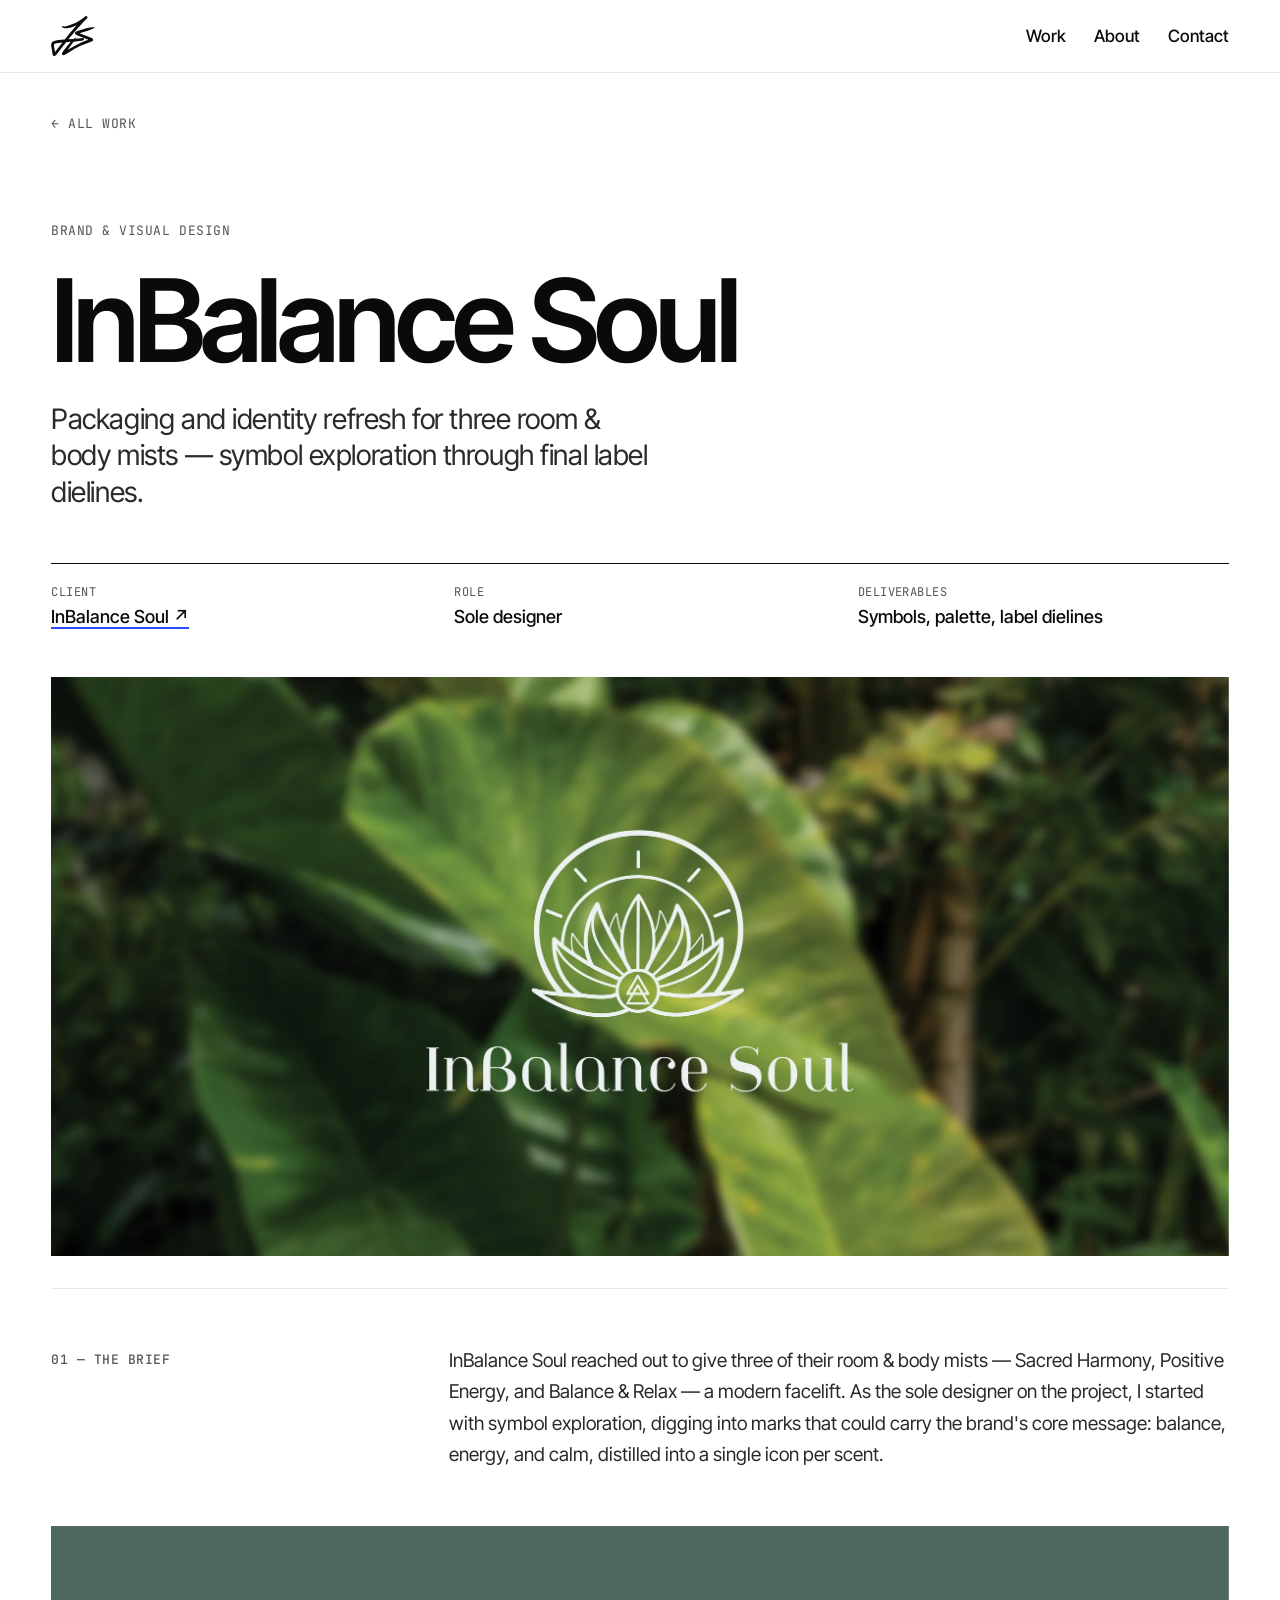
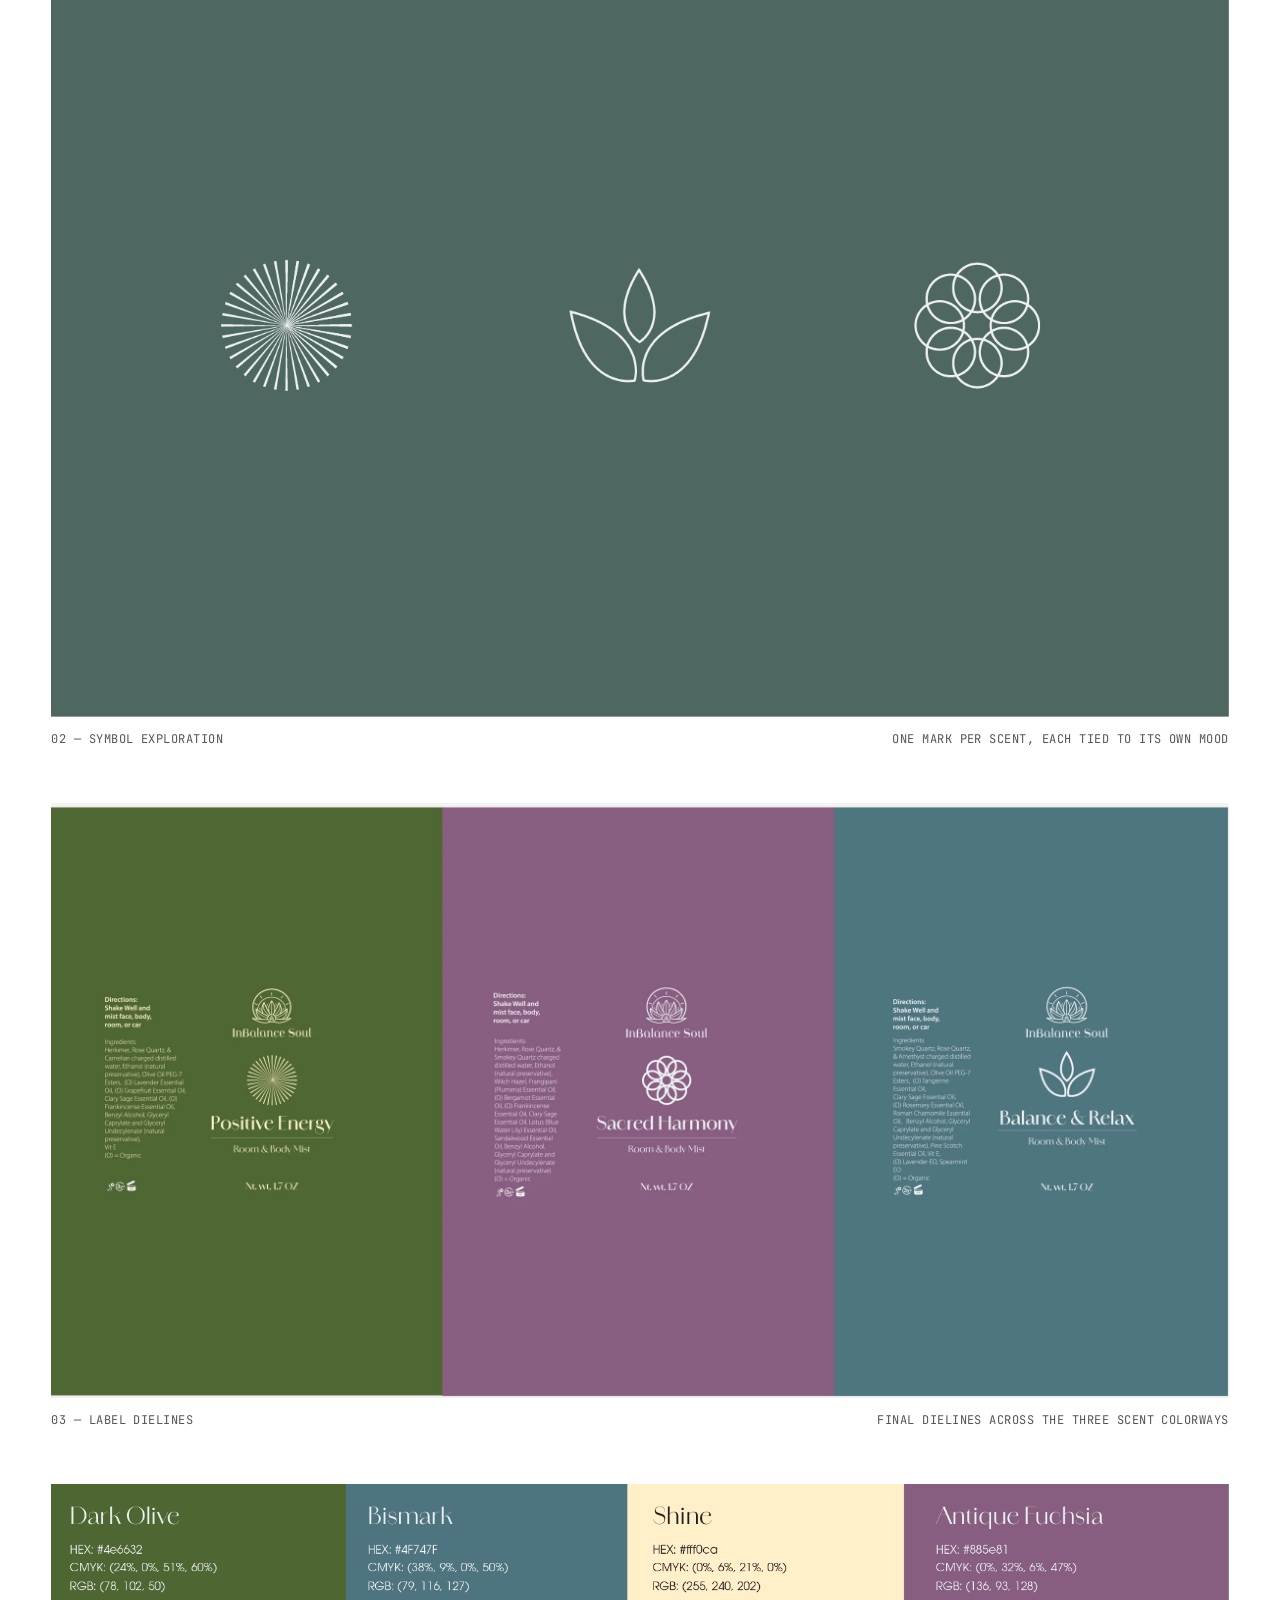
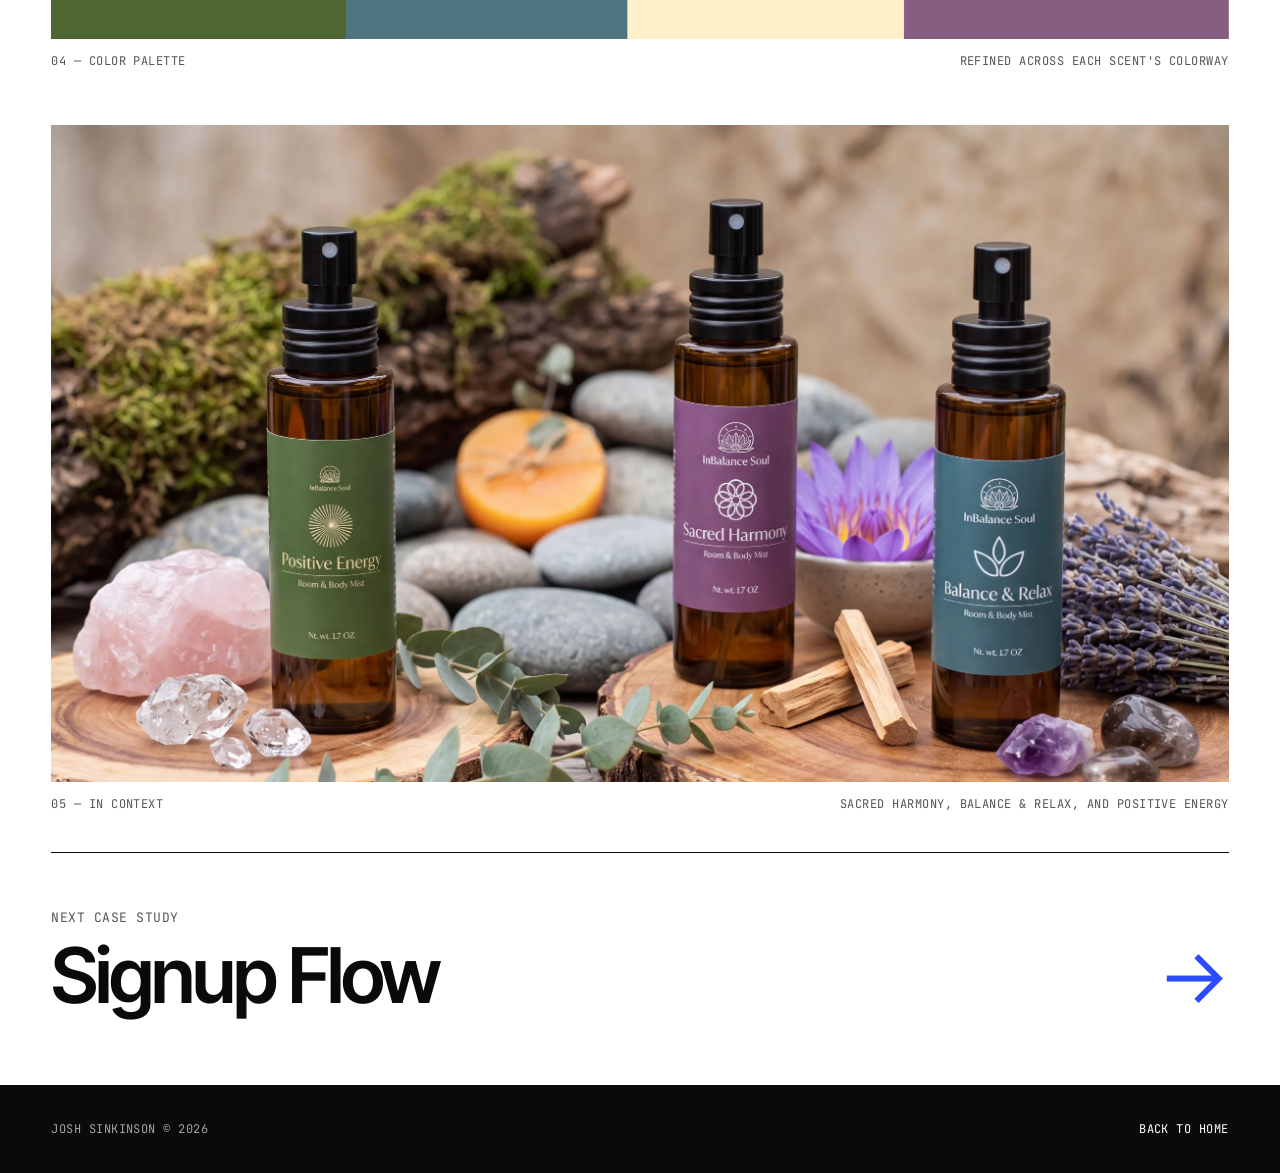
<file: inbalance-soul.html>
<!DOCTYPE html>
<html lang="en">
<head>
<meta charset="UTF-8">
<meta name="viewport" content="width=device-width, initial-scale=1.0">
<title>InBalance Soul — Josh Sinkinson</title>
<meta name="description" content="Packaging and brand identity refresh for InBalance Soul's three room & body mists — symbol exploration through final label dielines.">
<meta name="theme-color" content="#FFFFFF">
<link rel="canonical" href="https://www.joshsinkinsondesign.com/inbalance-soul">

<meta property="og:type" content="website">
<meta property="og:site_name" content="Josh Sinkinson — Product Designer">
<meta property="og:title" content="InBalance Soul — Josh Sinkinson">
<meta property="og:description" content="Packaging and brand identity refresh for InBalance Soul's three room & body mists — symbol exploration through final label dielines.">
<meta property="og:image" content="https://www.joshsinkinsondesign.com/assets/images/inbalancesoul.webp">
<meta property="og:url" content="https://www.joshsinkinsondesign.com/inbalance-soul">

<meta name="twitter:card" content="summary_large_image">
<meta name="twitter:title" content="InBalance Soul — Josh Sinkinson">
<meta name="twitter:description" content="Packaging and brand identity refresh for InBalance Soul's three room & body mists — symbol exploration through final label dielines.">
<meta name="twitter:image" content="https://www.joshsinkinsondesign.com/assets/images/inbalancesoul.webp">

<link rel="preconnect" href="https://fonts.googleapis.com">
<link rel="preconnect" href="https://fonts.gstatic.com" crossorigin>
<link rel="icon" type="image/svg+xml" href="favicon.svg">
<link rel="apple-touch-icon" href="assets/images/favicon-180.png">
<link href="https://fonts.googleapis.com/css2?family=Inter+Tight:wght@400;500;600;700&amp;family=JetBrains+Mono:wght@400;500&amp;display=swap" rel="stylesheet">
<style>
body{margin:0;background:#FFFFFF}
a{color:#0A0A0A;text-decoration:none}a:hover{color:#2B4BFF}
</style>
</head>
<body>
<div style="background: #FFFFFF; color: #0A0A0A; font-family: 'Inter Tight', system-ui, sans-serif; display: flex; flex-direction: column; min-height: 100vh">

  <header style="position: sticky; top: 0; z-index: 20; background: rgba(255,255,255,0.88); backdrop-filter: blur(12px); -webkit-backdrop-filter: blur(12px); border-bottom: 1px solid #E7E7E4">
    <div style="max-width: 1440px; margin: 0 auto; box-sizing: border-box; padding: 14px clamp(20px, 4vw, 64px); display: flex; flex-wrap: wrap; align-items: center; justify-content: space-between; gap: 16px">
      <a href="index.html" aria-label="Josh Sinkinson — home" style="display: flex; align-items: center; min-height: 44px">
        <svg viewBox="0 0 284.9 261.15" width="44" height="40" aria-hidden="true"><path fill="currentColor" d="M260.71,142.72c7.87,3.15,14.27,7.41,12.59,15.34-.65,3.08-3.03,6.22-6.52,7.41l-15.31,5.19c-20.53,6.96-40.34,14.69-60,24.06-25.89,12.33-50.51,26.15-74.61,41.53l-21.82,13.93c-3.9,2.49-7.92,4.95-12.37,6.16-3.55.96-7.7-.6-9.77-3.04-5.51-6.49-.04-15.3,5.41-22.87,9.79-13.61,19.64-26.75,30.32-39.67l13.22-14.88,6.46-7.3-31.02,1.99-54.95,71.75c-4.43,5.78-8.54,11.3-13.87,15.92-2.83,2.46-6.78,3.44-10.32,2.59-7.86-1.9-8.96-10.31-9.87-18.09-1.33-11.35-3.3-22.19-5.67-33.38-3.86-18.18-5.87-33.73,12.06-43.76,7.68-3.75,15.7-5.74,24.38-7.15,16.3-2.64,32.55-3.74,49.2-5.05,25.16-31.67,50.76-62.02,77.82-92.69-11.06,4.9-21.14,9.53-32.11,13.38-17.51,4.77-37.13,8.74-54.51,3.47-5.15-1.56-11.6-6.05-10.83-9.38.14-.59,1.57-.91,2.26-.78,6.01,1.08,11.63,1.36,17.72.51,6.96-.97,13.68-2.14,20.44-4.22,12.48-3.83,24.4-7.97,36.41-13.26,26.25-11.56,50.41-26.61,72.59-44.66,2.16-1.76,3.89-3.73,6.26-4.88,3.71-1.79,8.18-.8,10.63,2.07s2.93,7.8.31,11.15l-7.09,6.92-15.12,15.22-11.49,12.07c-31.31,32.89-60.01,67.2-89.1,103.33l34.39-2.16,11.9-9.81,1.84-.36c.43-.08.34,1.53.12,2.02l-3.33,7.32,41.1-4.14c6.36-.64,14.85.68,16.44,5.96,1.73,5.73-7.44,10.61-14.63,11.57-18.09,2.43-35.87,3.82-54.15,5.31l-23.78,34.12c-4.56,6.54-9.85,12.02-14.18,19.09,43.6-27.04,86.27-49.5,134.68-65.98l-70.27-28.09c-8.65-3.46-17.87-7.26-17.43-15.71.17-3.36,2.19-7.22,5.8-8.66l11.3-4.51,63.08-19.04c10.71-3.23,48.27-9.36,49.56-3.4.09.41-.56,1.52-.93,1.72l-11.9,6.15c-11.02,4.52-21.54,9.03-32.98,12.57l-54.09,16.76,75.73,30.33ZM19.44,203.33l5.89,32.1,47.87-63.01c-17.1,1.55-34.95,2.63-50.04,8.64-2.69,1.69-4.59,3.52-5.41,6.55-.09,5.34.67,10.19,1.68,15.73Z"></path></svg>
      </a>
      <nav aria-label="Primary" style="display: flex; flex-wrap: wrap; gap: 4px 28px; font-size: 17px; font-weight: 500">
        <a href="index.html#work" style="padding: 12px 0">Work</a>
        <a href="index.html#about" style="padding: 12px 0">About</a>
        <a href="index.html#contact" style="padding: 12px 0">Contact</a>
      </nav>
    </div>
  </header>

  <main style="flex: 1 0 auto; width: 100%; max-width: 1440px; margin: 0 auto; box-sizing: border-box; padding: 0 clamp(20px, 4vw, 64px)">
    <a href="index.html#work" style="display: inline-flex; align-items: center; gap: 8px; min-height: 44px; margin-top: 28px; font-family: 'JetBrains Mono', monospace; font-size: 13px; text-transform: uppercase; letter-spacing: 0.04em; color: #555555">← All work</a>

    <section aria-labelledby="cs-title" style="padding: clamp(40px, 6vw, 88px) 0 48px; display: flex; flex-direction: column; gap: 28px">
      <p style="margin: 0; font-family: 'JetBrains Mono', monospace; font-size: 13px; text-transform: uppercase; letter-spacing: 0.04em; color: #555555">Brand &amp; visual design</p>
      <h1 id="cs-title" style="margin: 0; font-weight: 600; font-size: clamp(52px, 9vw, 144px); line-height: 0.92; letter-spacing: -0.045em">InBalance Soul</h1>
      <p style="margin: 0; max-width: 38ch; font-size: clamp(22px, 2.2vw, 30px); line-height: 1.3; letter-spacing: -0.015em; color: #2A2A2A">Packaging and identity refresh for three room &amp; body mists — symbol exploration through final label dielines.</p>
      <div style="display: grid; grid-template-columns: repeat(auto-fit, minmax(200px, 1fr)); gap: 24px 32px; border-top: 1px solid #0A0A0A; padding-top: 20px; margin-top: 24px">
        <div style="display: flex; flex-direction: column; gap: 6px"><span style="font-family: 'JetBrains Mono', monospace; font-size: 12px; text-transform: uppercase; letter-spacing: 0.04em; color: #555555">Client</span><a href="https://inbalancesoul.com" target="_blank" rel="noopener" style="font-size: 18px; font-weight: 500; align-self: flex-start; border-bottom: 2px solid #2B4BFF">InBalance Soul ↗</a></div>
        <div style="display: flex; flex-direction: column; gap: 6px"><span style="font-family: 'JetBrains Mono', monospace; font-size: 12px; text-transform: uppercase; letter-spacing: 0.04em; color: #555555">Role</span><span style="font-size: 18px; font-weight: 500">Sole designer</span></div>
        <div style="display: flex; flex-direction: column; gap: 6px"><span style="font-family: 'JetBrains Mono', monospace; font-size: 12px; text-transform: uppercase; letter-spacing: 0.04em; color: #555555">Deliverables</span><span style="font-size: 18px; font-weight: 500">Symbols, palette, label dielines</span></div>
      </div>
    </section>

    <figure style="margin: 0 0 32px; background: #F3F3F1"><img src="assets/images/inbalancesoul-opt.webp" alt="InBalance Soul logo, a lotus flower mark inside a sunburst circle, over a blurred green plant background" style="width: 100%; display: block"></figure>

    <div style="display: flex; flex-wrap: wrap; gap: 16px 64px; padding: 56px 0; border-top: 1px solid #E7E7E4">
      <h2 style="flex: 1 1 220px; margin: 0; font-family: 'JetBrains Mono', monospace; font-size: 13px; font-weight: 500; text-transform: uppercase; letter-spacing: 0.04em; color: #555555; padding-top: 6px">01 — The brief</h2>
      <div style="flex: 999 1 520px; min-width: 0; max-width: 780px; display: flex; flex-direction: column; gap: 20px">
        <p style="margin: 0; font-size: 19px; line-height: 1.65; color: #2A2A2A">InBalance Soul reached out to give three of their room &amp; body mists — Sacred Harmony, Positive Energy, and Balance &amp; Relax — a modern facelift. As the sole designer on the project, I started with symbol exploration, digging into marks that could carry the brand's core message: balance, energy, and calm, distilled into a single icon per scent.</p>
      </div>
    </div>

    <figure style="margin: 0 0 56px; display: flex; flex-direction: column; gap: 14px">
      <div style="background: #F3F3F1"><img loading="lazy" src="assets/images/symbols.webp" alt="Three explored symbol marks: a radiating sunburst, a three-leaf lotus, and a layered flower motif, on a sage green background" style="width: 100%; display: block"></div>
      <figcaption style="display: flex; flex-wrap: wrap; justify-content: space-between; gap: 8px 24px; font-family: 'JetBrains Mono', monospace; font-size: 12px; text-transform: uppercase; letter-spacing: 0.04em; color: #555555"><span>02 — Symbol exploration</span><span>One mark per scent, each tied to its own mood</span></figcaption>
    </figure>

    <figure style="margin: 0 0 56px; display: flex; flex-direction: column; gap: 14px">
      <div style="background: #F3F3F1"><img loading="lazy" src="assets/images/dieline.webp" alt="Final label dielines for Positive Energy, Sacred Harmony, and Balance &amp; Relax, shown in green, purple, and blue colorways with ingredient and directions copy" style="width: 100%; display: block"></div>
      <figcaption style="display: flex; flex-wrap: wrap; justify-content: space-between; gap: 8px 24px; font-family: 'JetBrains Mono', monospace; font-size: 12px; text-transform: uppercase; letter-spacing: 0.04em; color: #555555"><span>03 — Label dielines</span><span>Final dielines across the three scent colorways</span></figcaption>
    </figure>

    <figure style="margin: 0 0 56px; display: flex; flex-direction: column; gap: 14px">
      <div style="background: #F3F3F1; overflow-x: auto"><img loading="lazy" src="assets/images/colorpalette.webp" alt="Brand color palette: Dark Olive, Bismark, Shine, and Antique Fuchsia, with hex, CMYK, and RGB values for each" style="width: 100%; min-width: 720px; display: block"></div>
      <figcaption style="display: flex; flex-wrap: wrap; justify-content: space-between; gap: 8px 24px; font-family: 'JetBrains Mono', monospace; font-size: 12px; text-transform: uppercase; letter-spacing: 0.04em; color: #555555"><span>04 — Color palette</span><span>Refined across each scent's colorway</span></figcaption>
    </figure>

    <figure style="margin: 0 0 32px; display: flex; flex-direction: column; gap: 14px">
      <div style="background: #F3F3F1"><img loading="lazy" src="assets/images/mokcup2-opt.webp" alt="All three InBalance Soul mist bottles grouped together on a wood slab with crystals, eucalyptus, palo santo, and lavender" style="width: 100%; display: block"></div>
      <figcaption style="display: flex; flex-wrap: wrap; justify-content: space-between; gap: 8px 24px; font-family: 'JetBrains Mono', monospace; font-size: 12px; text-transform: uppercase; letter-spacing: 0.04em; color: #555555"><span>05 — In context</span><span>Sacred Harmony, Balance &amp; Relax, and Positive Energy</span></figcaption>
    </figure>

    <a href="signup-flow.html" style="display: flex; flex-wrap: wrap; align-items: flex-end; justify-content: space-between; gap: 16px 32px; padding: 56px 0 72px; border-top: 1px solid #0A0A0A; margin-top: 40px">
      <span style="display: flex; flex-direction: column; gap: 14px">
        <span style="font-family: 'JetBrains Mono', monospace; font-size: 13px; text-transform: uppercase; letter-spacing: 0.04em; color: #555555">Next case study</span>
        <span style="font-weight: 600; font-size: clamp(40px, 6vw, 96px); line-height: 0.95; letter-spacing: -0.04em">Signup Flow</span>
      </span>
      <span aria-hidden="true" style="font-size: clamp(40px, 6vw, 96px); line-height: 0.95; color: #2B4BFF">→</span>
    </a>
  </main>

  <footer style="background: #0A0A0A; color: #A3A3A0">
    <div style="max-width: 1440px; margin: 0 auto; box-sizing: border-box; padding: 24px clamp(20px, 4vw, 64px); display: flex; flex-wrap: wrap; align-items: center; justify-content: space-between; gap: 16px; font-family: 'JetBrains Mono', monospace; font-size: 12px; text-transform: uppercase; letter-spacing: 0.04em">
      <span>Josh Sinkinson © 2026</span>
      <a href="index.html" style="color: #FFFFFF; padding: 12px 0">Back to home</a>
    </div>
  </footer>
</div>
</body>
</html>
</file>
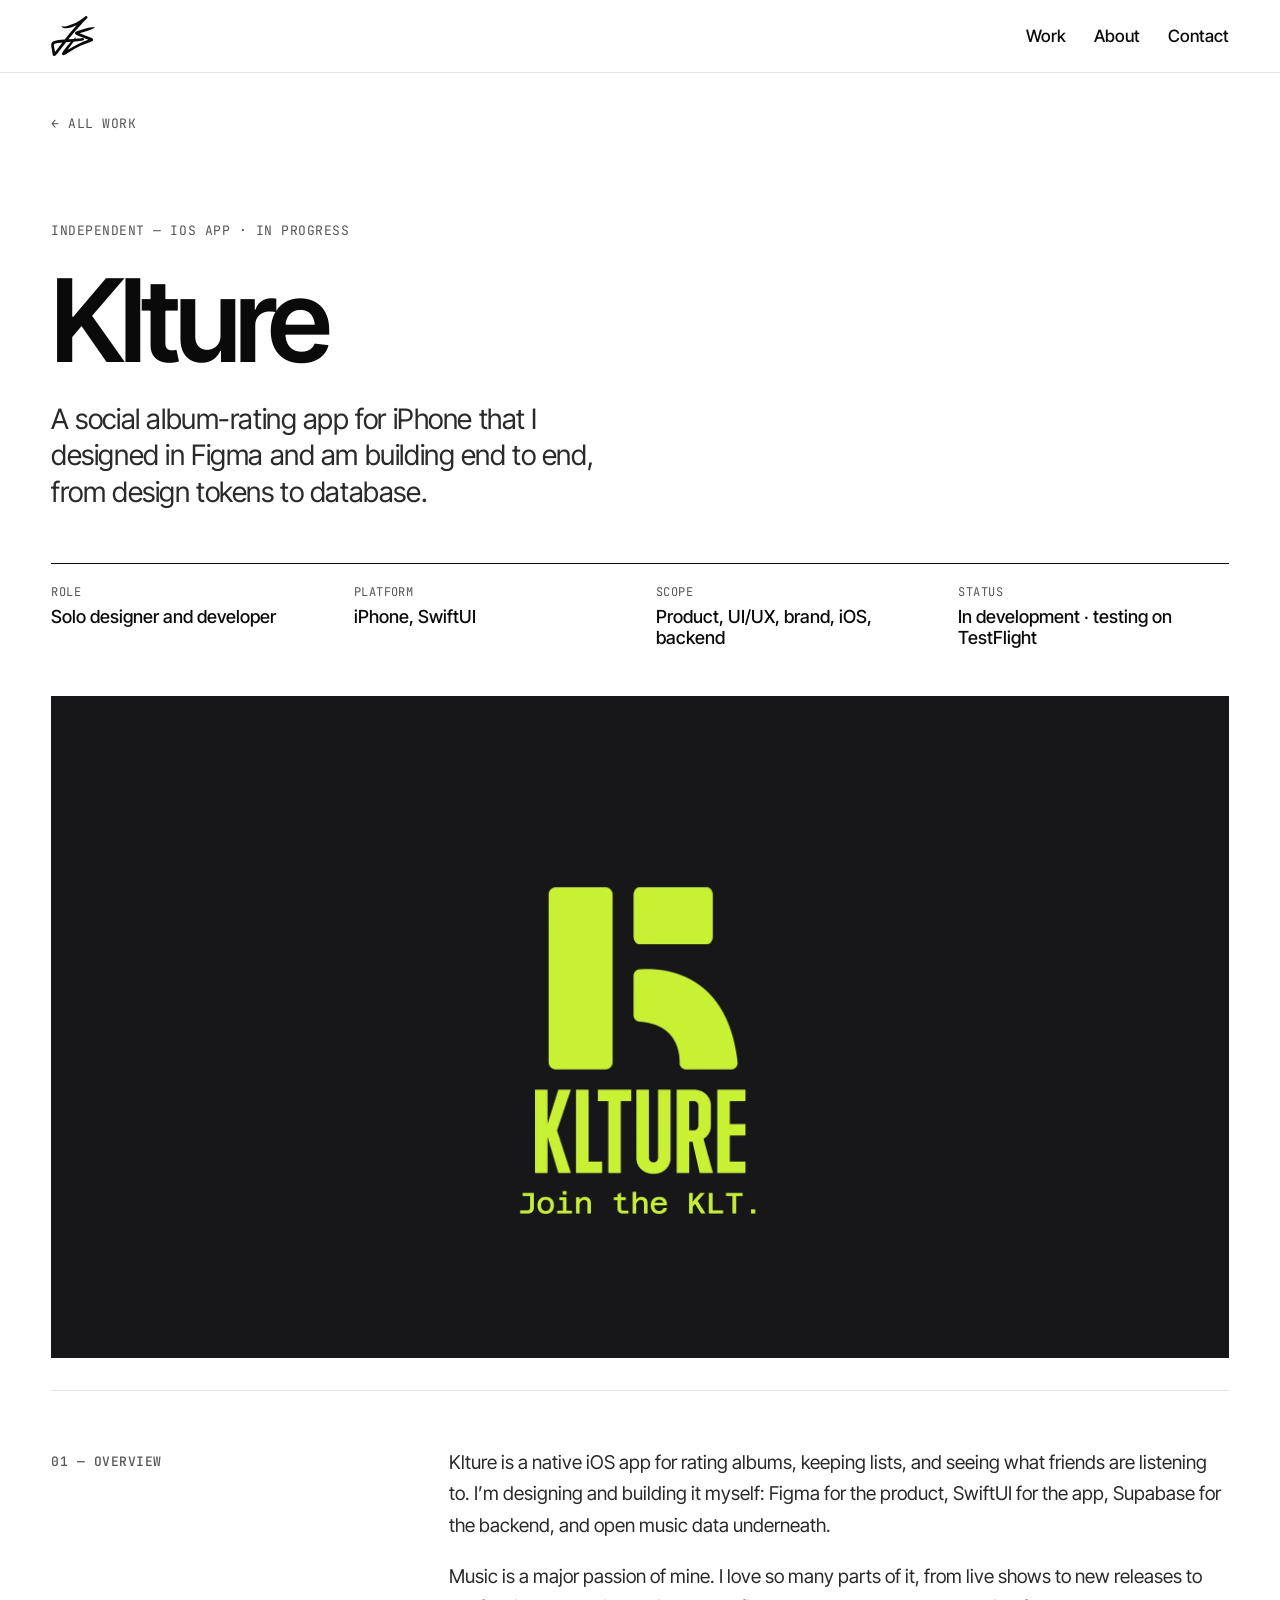
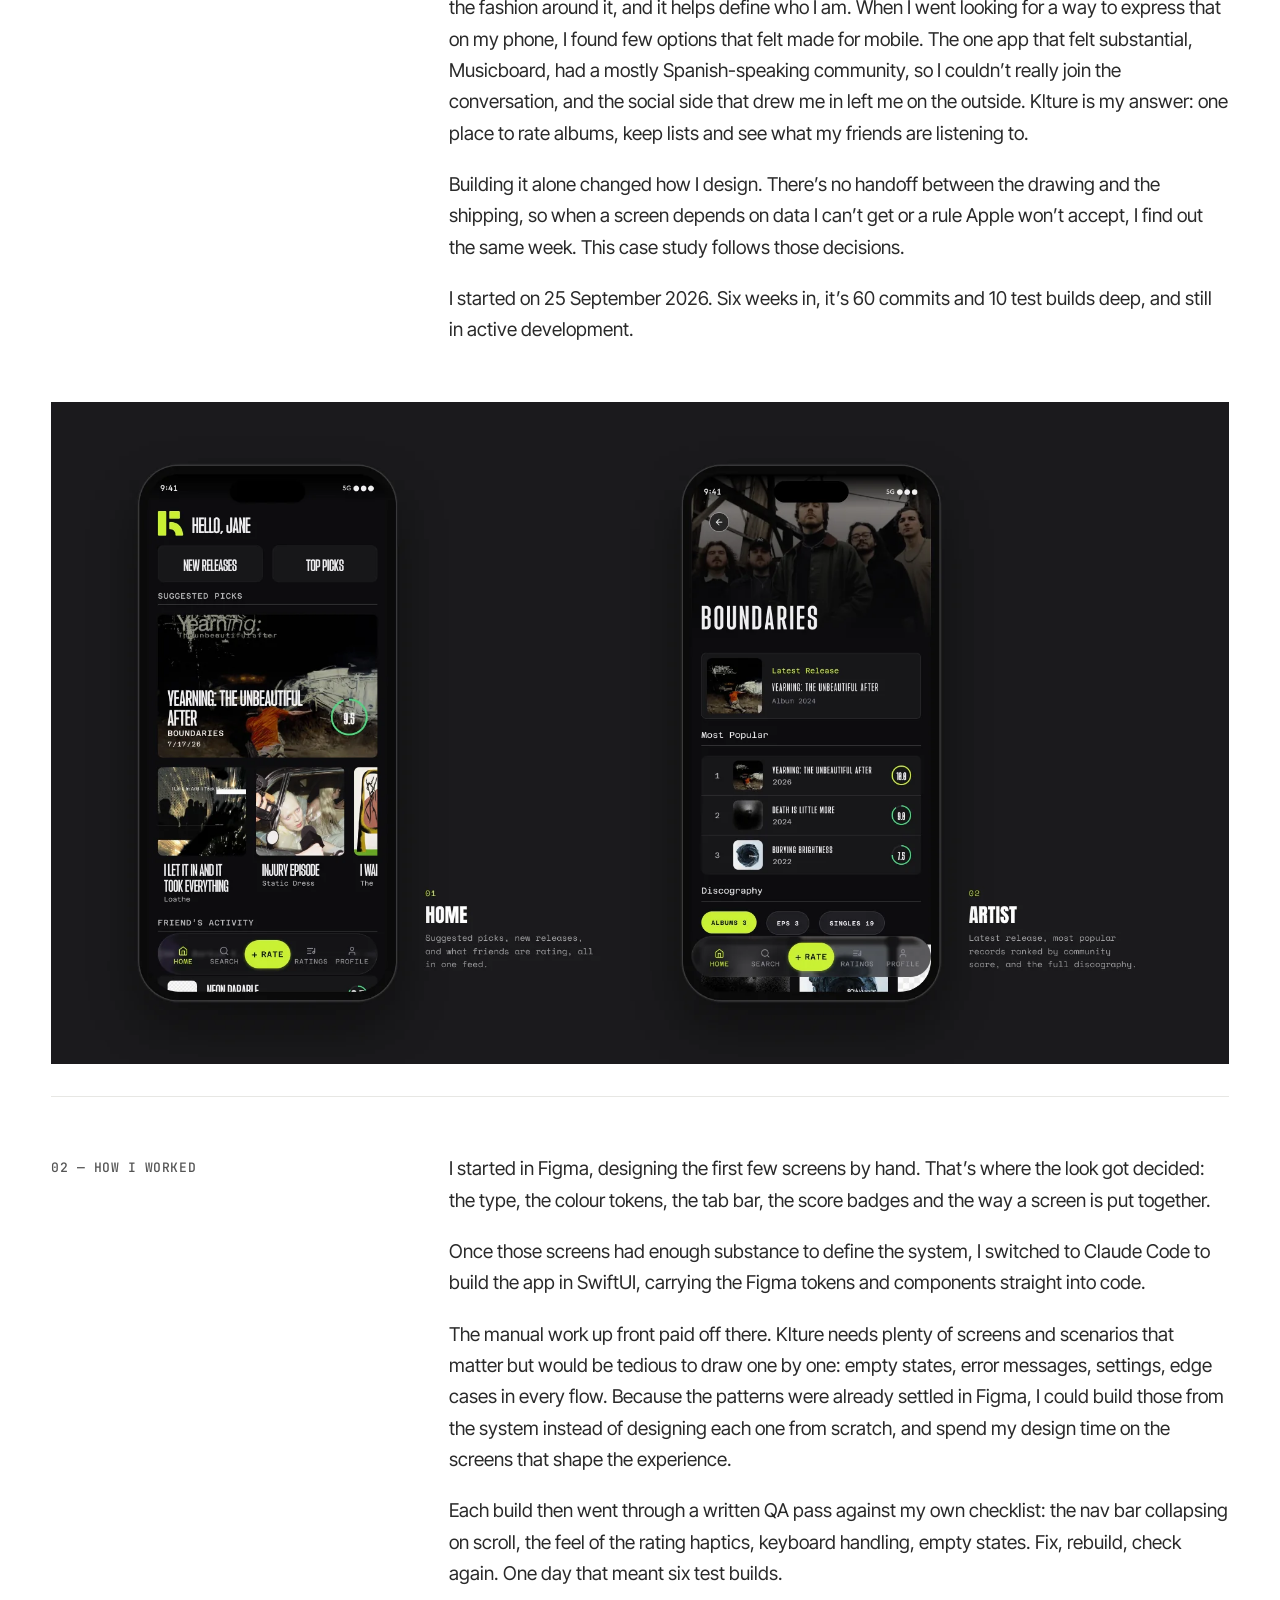
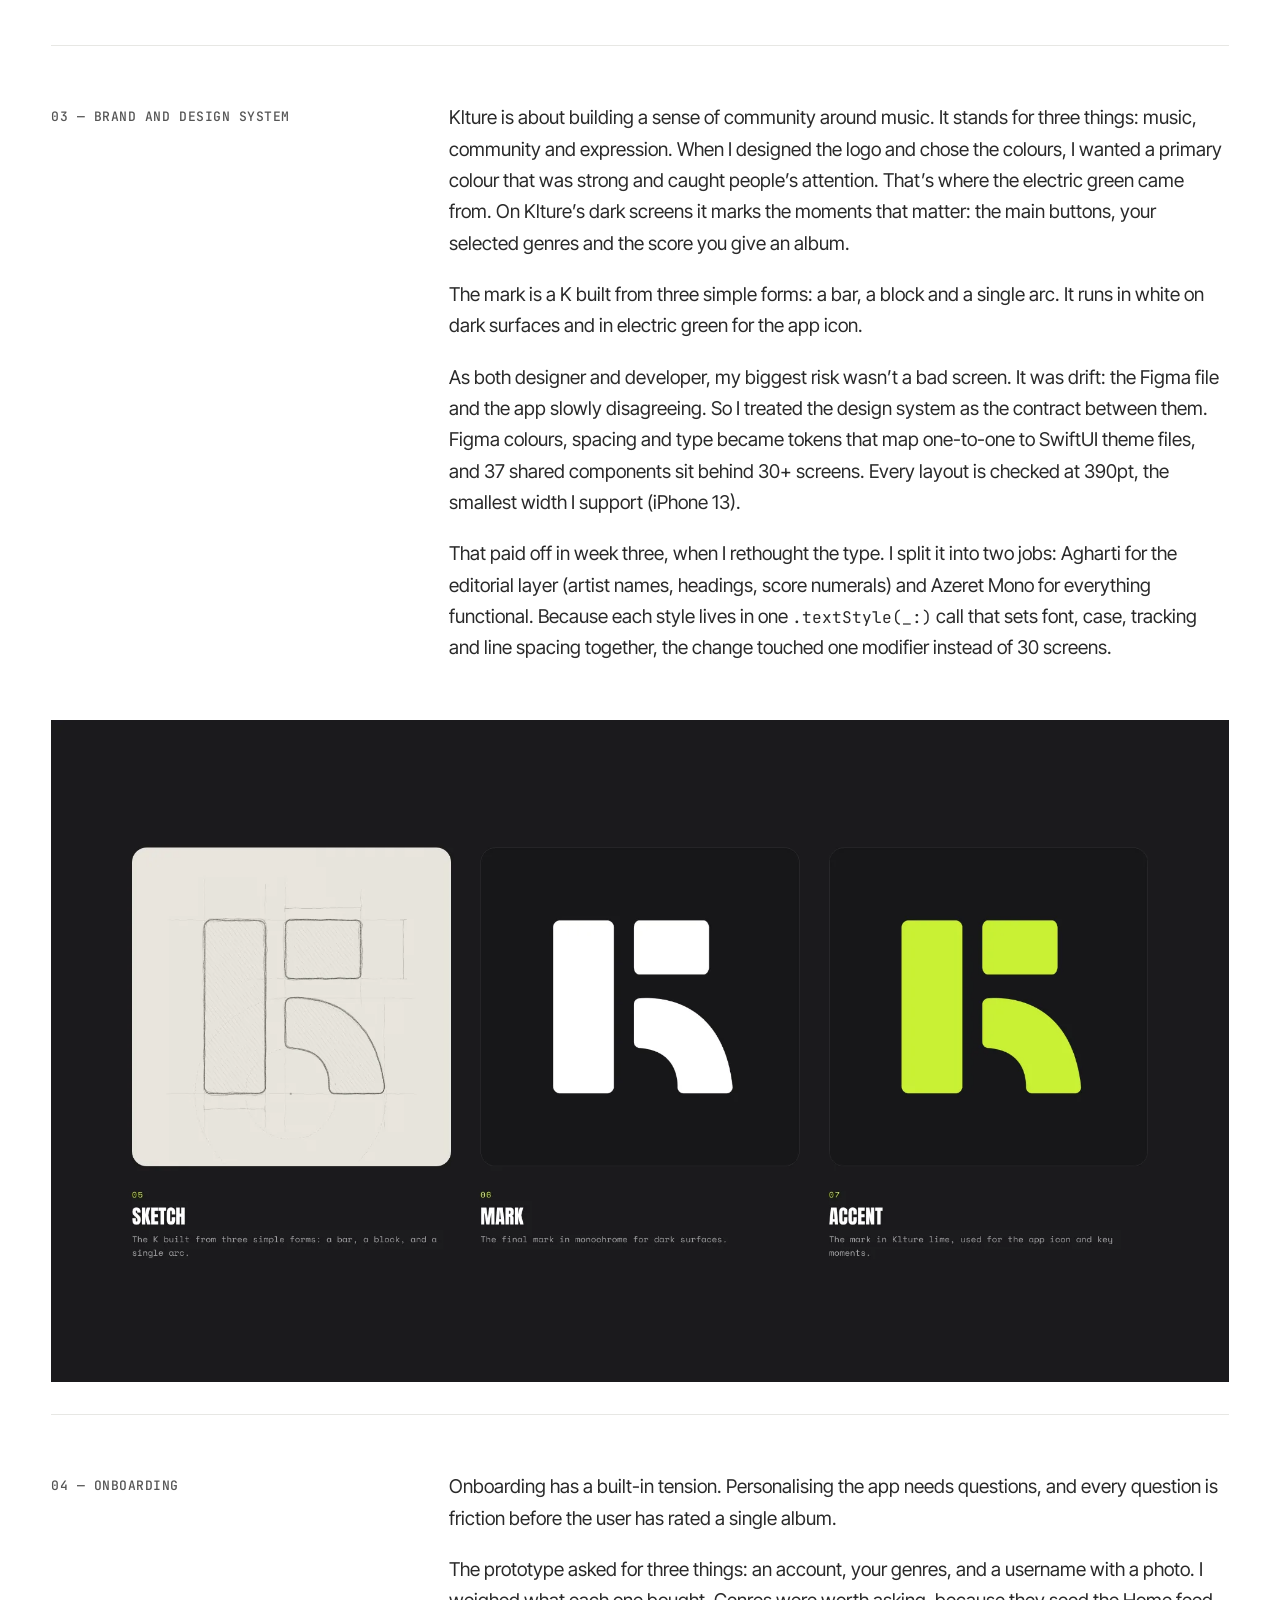
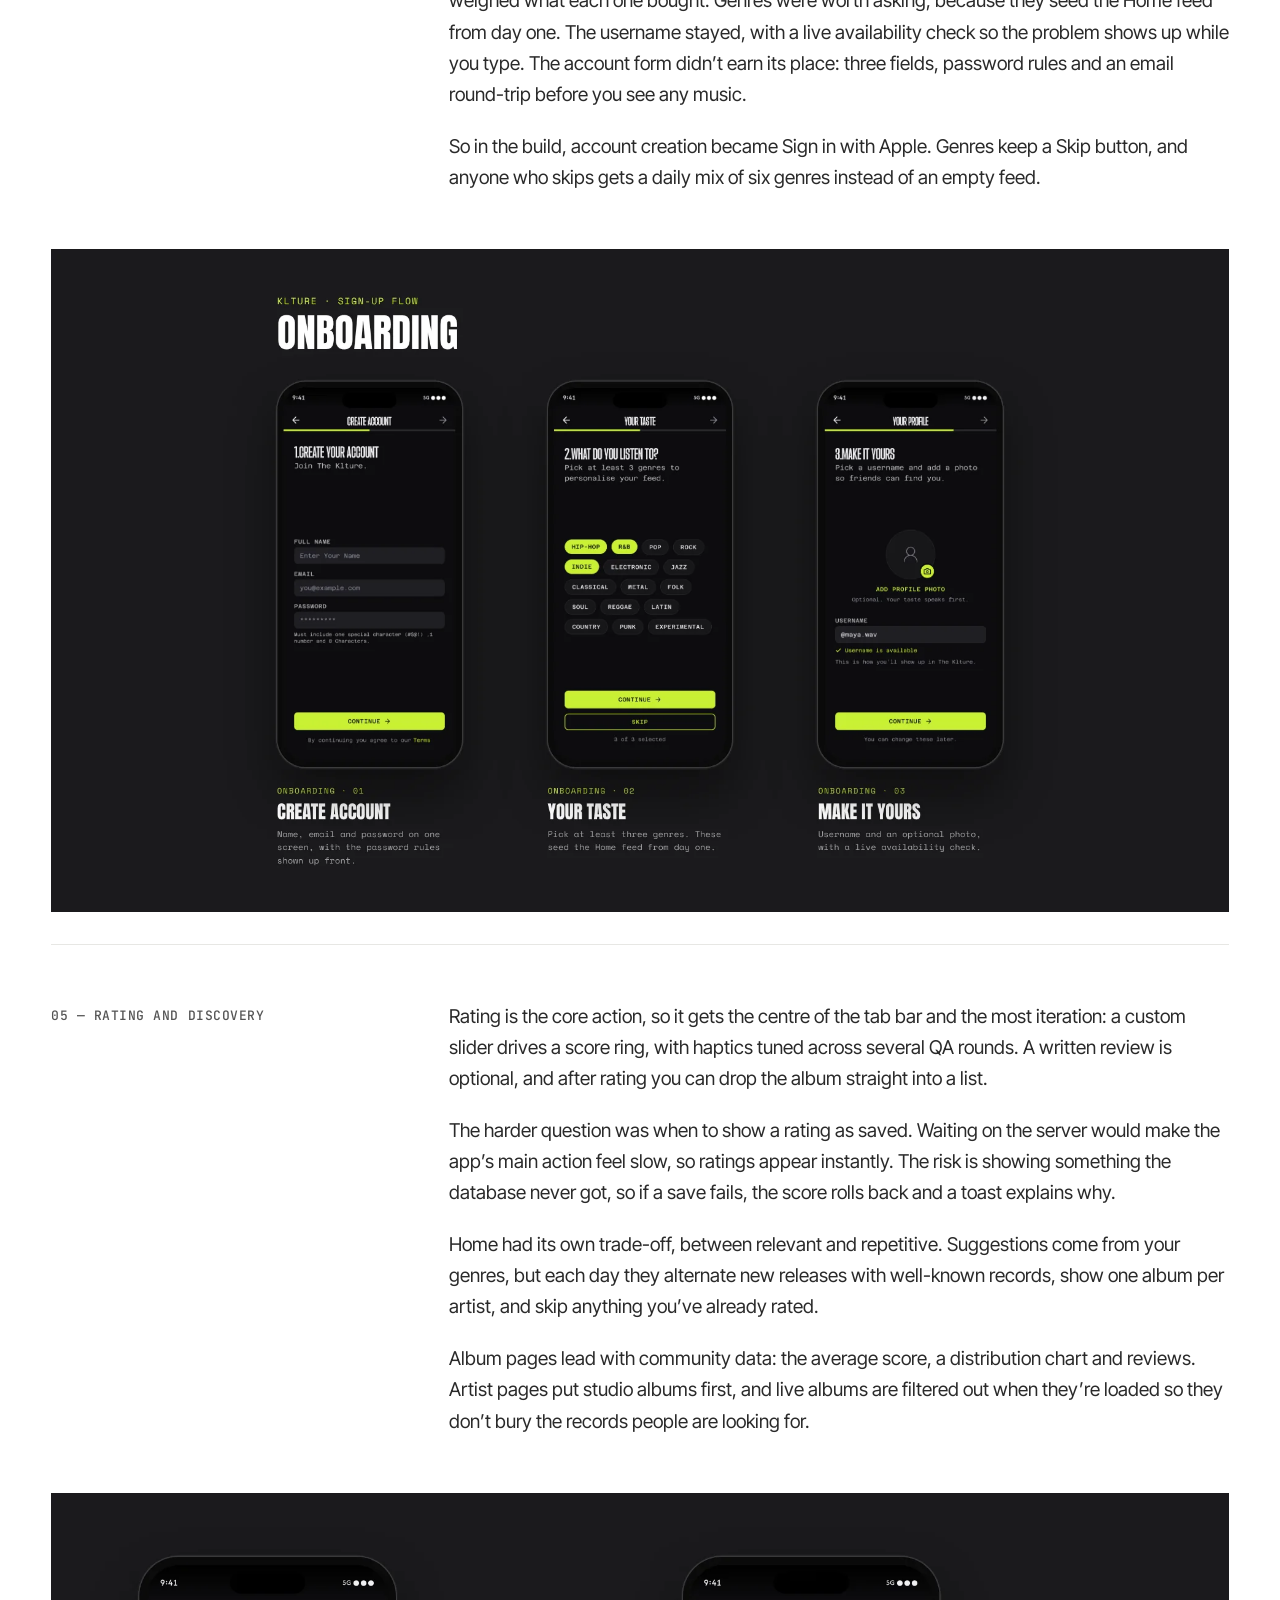
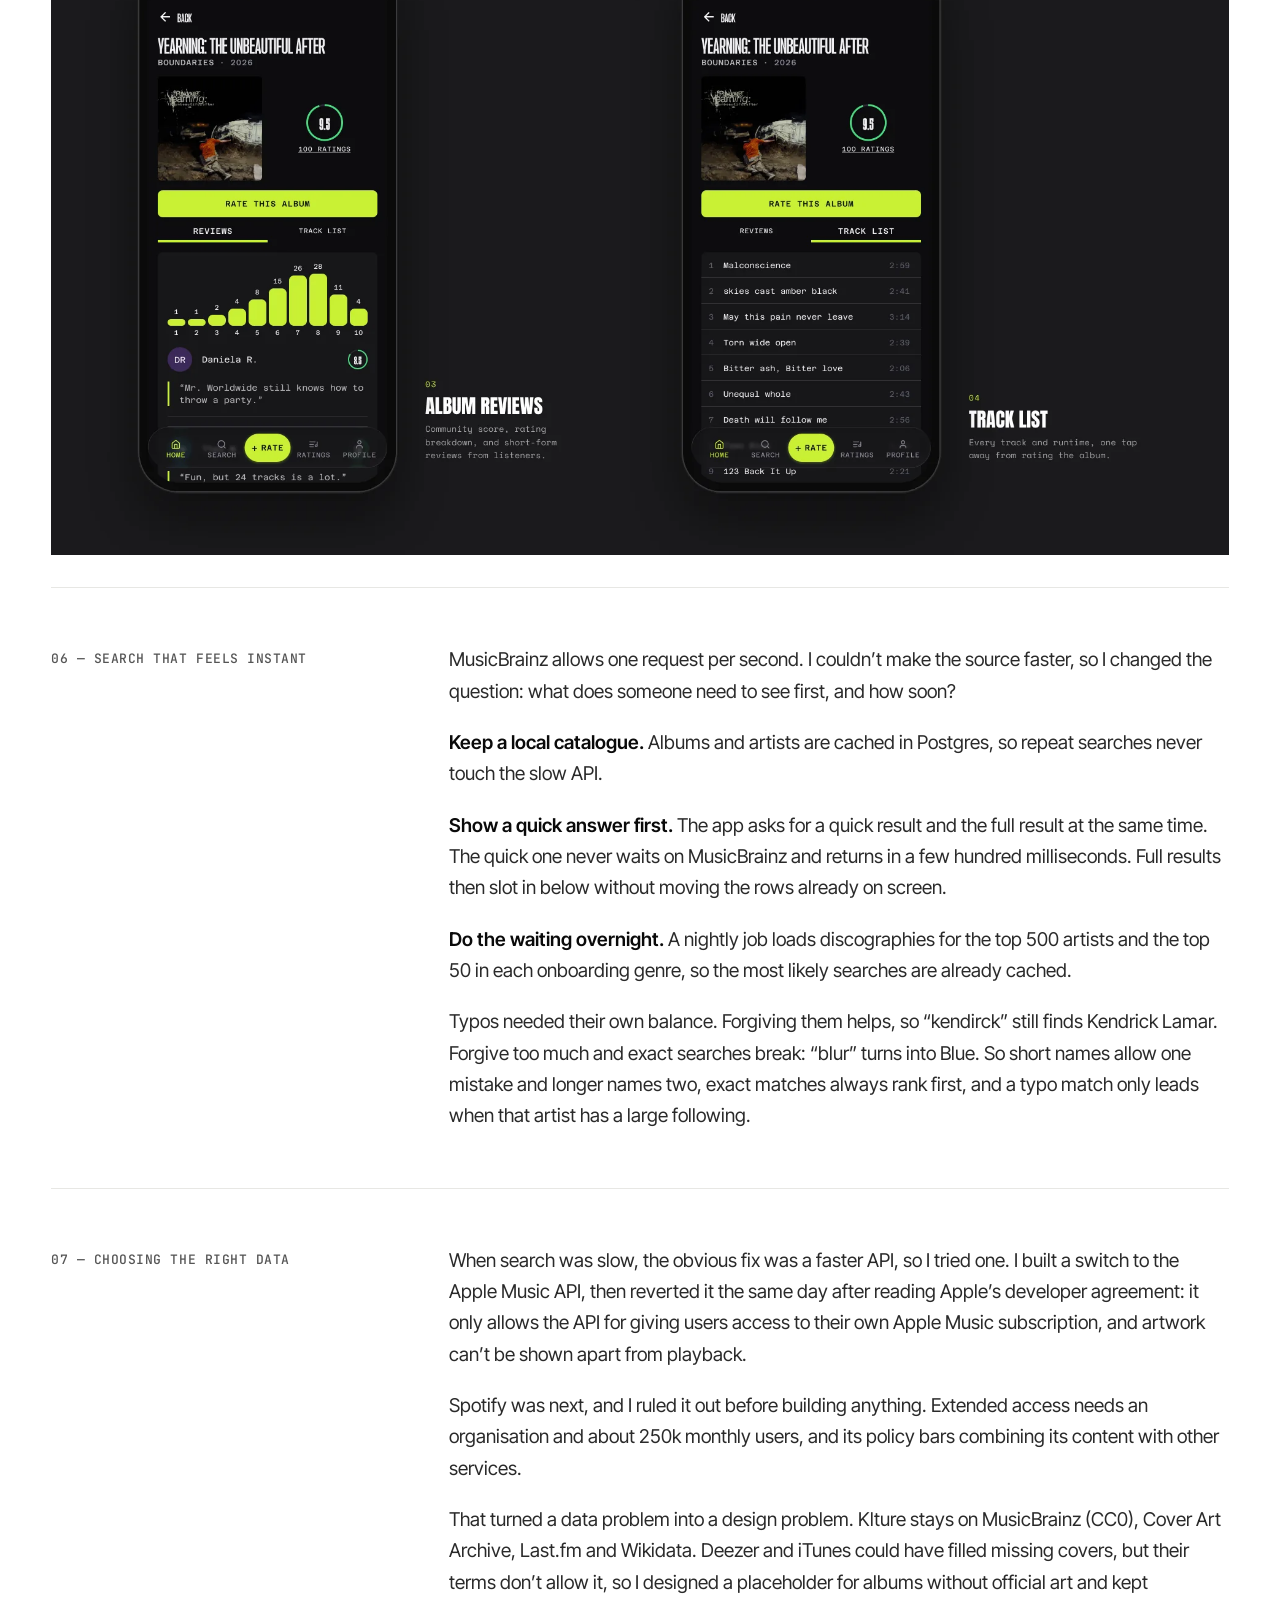
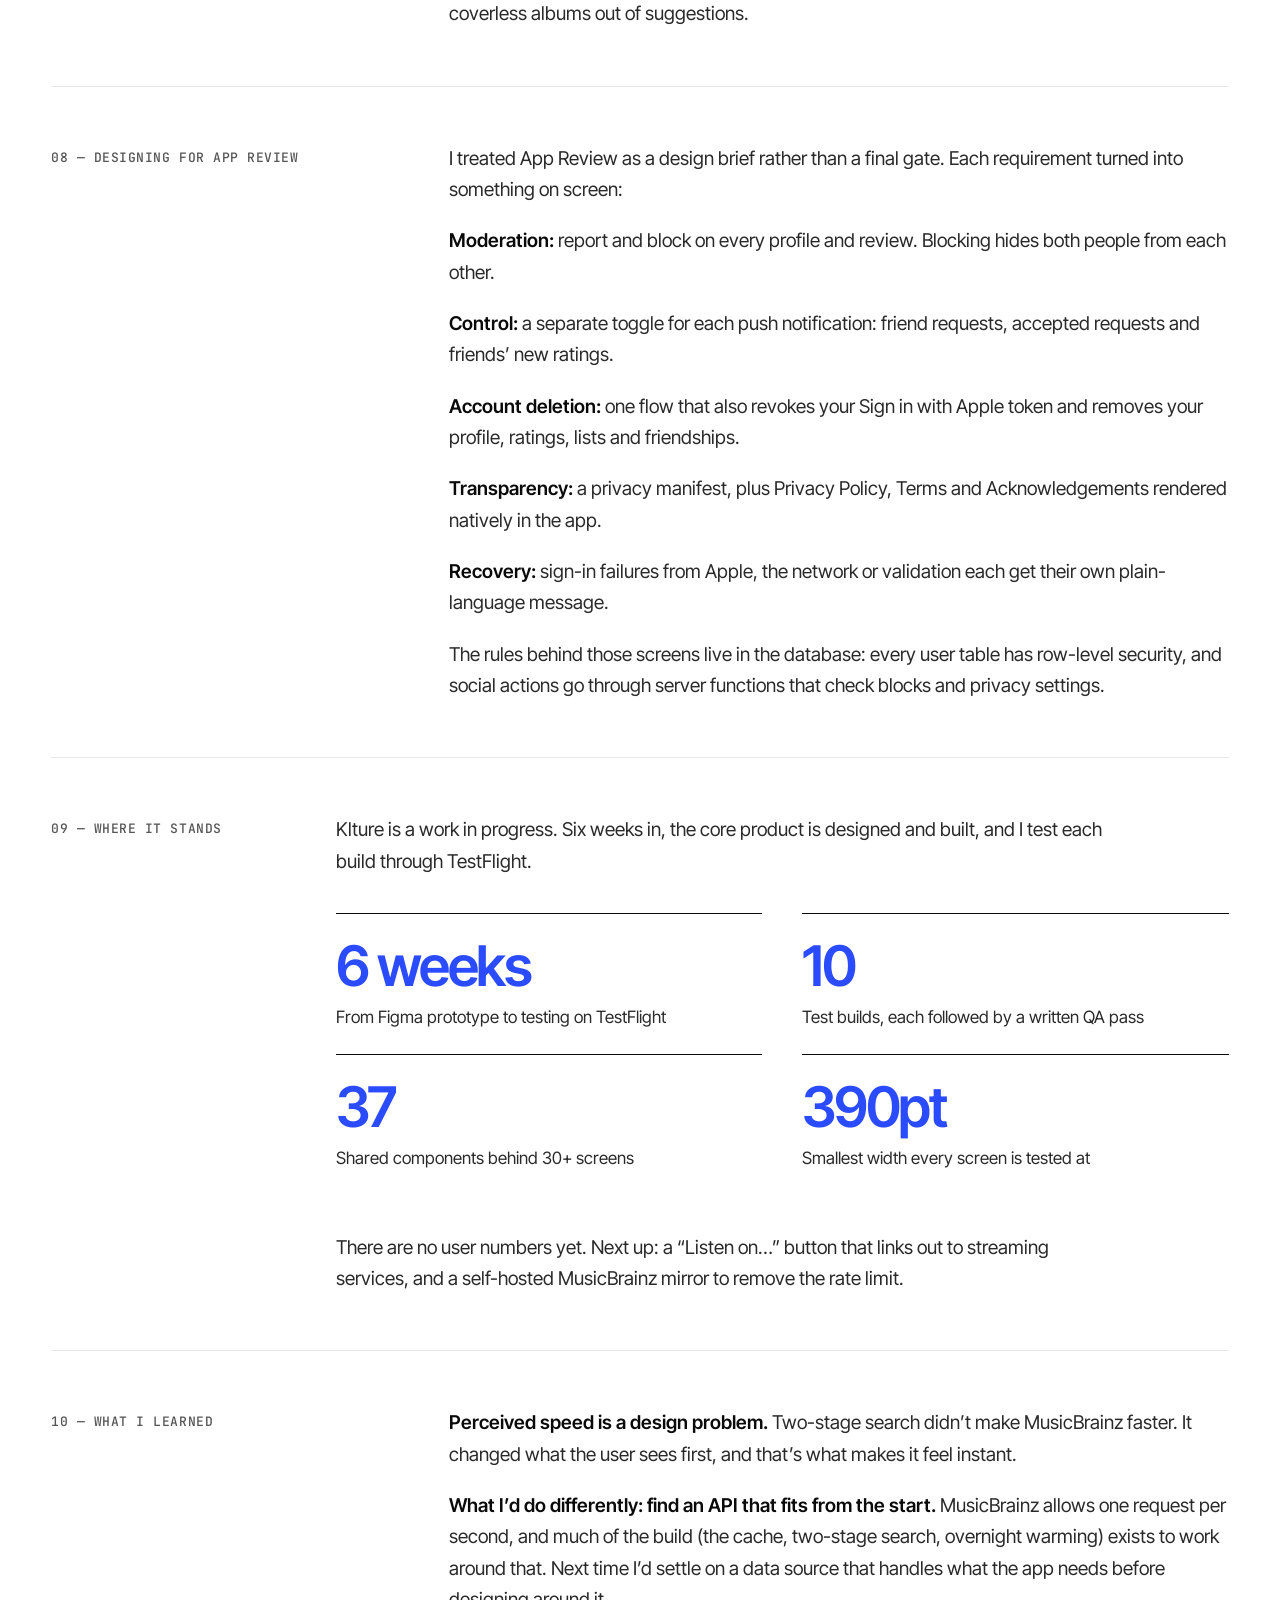
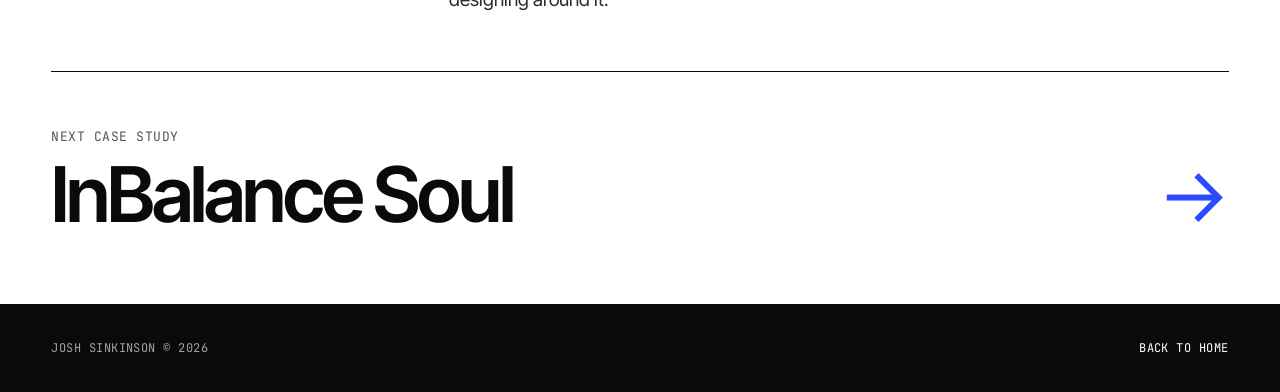
<file: klture.html>
<!DOCTYPE html>
<html lang="en">
<head>
<meta charset="UTF-8">
<meta name="viewport" content="width=device-width, initial-scale=1.0">
<title>Klture — Josh Sinkinson</title>
<meta name="description" content="A social album-rating app for iPhone that I designed in Figma and am building end to end, from design tokens to database.">
<meta name="theme-color" content="#FFFFFF">
<link rel="canonical" href="https://www.joshsinkinsondesign.com/klture">

<meta property="og:type" content="website">
<meta property="og:site_name" content="Josh Sinkinson — Product Designer">
<meta property="og:title" content="Klture — Josh Sinkinson">
<meta property="og:description" content="A social album-rating app for iPhone that I designed in Figma and am building end to end, from design tokens to database.">
<meta property="og:image" content="https://www.joshsinkinsondesign.com/assets/images/klture-hero.png">
<meta property="og:url" content="https://www.joshsinkinsondesign.com/klture">

<meta name="twitter:card" content="summary_large_image">
<meta name="twitter:title" content="Klture — Josh Sinkinson">
<meta name="twitter:description" content="A social album-rating app for iPhone that I designed in Figma and am building end to end, from design tokens to database.">
<meta name="twitter:image" content="https://www.joshsinkinsondesign.com/assets/images/klture-hero.png">

<link rel="preconnect" href="https://fonts.googleapis.com">
<link rel="preconnect" href="https://fonts.gstatic.com" crossorigin>
<link rel="icon" type="image/svg+xml" href="favicon.svg">
<link rel="apple-touch-icon" href="assets/images/favicon-180.png">
<link href="https://fonts.googleapis.com/css2?family=Inter+Tight:wght@400;500;600;700&amp;family=JetBrains+Mono:wght@400;500&amp;display=swap" rel="stylesheet">
<style>
body{margin:0;background:#FFFFFF}
a{color:#0A0A0A;text-decoration:none}a:hover{color:#2B4BFF}
</style>
</head>
<body>
<div style="background: #FFFFFF; color: #0A0A0A; font-family: 'Inter Tight', system-ui, sans-serif; display: flex; flex-direction: column; min-height: 100vh">

  <header style="position: sticky; top: 0; z-index: 20; background: rgba(255,255,255,0.88); backdrop-filter: blur(12px); -webkit-backdrop-filter: blur(12px); border-bottom: 1px solid #E7E7E4">
    <div style="max-width: 1440px; margin: 0 auto; box-sizing: border-box; padding: 14px clamp(20px, 4vw, 64px); display: flex; flex-wrap: wrap; align-items: center; justify-content: space-between; gap: 16px">
      <a href="index.html" aria-label="Josh Sinkinson — home" style="display: flex; align-items: center; min-height: 44px">
        <svg viewBox="0 0 284.9 261.15" width="44" height="40" aria-hidden="true"><path fill="currentColor" d="M260.71,142.72c7.87,3.15,14.27,7.41,12.59,15.34-.65,3.08-3.03,6.22-6.52,7.41l-15.31,5.19c-20.53,6.96-40.34,14.69-60,24.06-25.89,12.33-50.51,26.15-74.61,41.53l-21.82,13.93c-3.9,2.49-7.92,4.95-12.37,6.16-3.55.96-7.7-.6-9.77-3.04-5.51-6.49-.04-15.3,5.41-22.87,9.79-13.61,19.64-26.75,30.32-39.67l13.22-14.88,6.46-7.3-31.02,1.99-54.95,71.75c-4.43,5.78-8.54,11.3-13.87,15.92-2.83,2.46-6.78,3.44-10.32,2.59-7.86-1.9-8.96-10.31-9.87-18.09-1.33-11.35-3.3-22.19-5.67-33.38-3.86-18.18-5.87-33.73,12.06-43.76,7.68-3.75,15.7-5.74,24.38-7.15,16.3-2.64,32.55-3.74,49.2-5.05,25.16-31.67,50.76-62.02,77.82-92.69-11.06,4.9-21.14,9.53-32.11,13.38-17.51,4.77-37.13,8.74-54.51,3.47-5.15-1.56-11.6-6.05-10.83-9.38.14-.59,1.57-.91,2.26-.78,6.01,1.08,11.63,1.36,17.72.51,6.96-.97,13.68-2.14,20.44-4.22,12.48-3.83,24.4-7.970,36.41-13.26,26.25-11.56,50.41-26.61,72.59-44.66,2.16-1.76,3.89-3.73,6.26-4.88,3.71-1.79,8.18-.8,10.63,2.07s2.93,7.8.31,11.15l-7.09,6.92-15.12,15.22-11.49,12.07c-31.31,32.89-60.01,67.2-89.1,103.33l34.39-2.16,11.9-9.81,1.84-.36c.43-.08.34,1.53.12,2.02l-3.33,7.32,41.1-4.14c6.36-.64,14.85.68,16.44,5.96,1.73,5.73-7.44,10.61-14.63,11.57-18.09,2.43-35.87,3.82-54.15,5.31l-23.78,34.12c-4.56,6.54-9.85,12.02-14.18,19.09,43.6-27.04,86.27-49.5,134.68-65.98l-70.27-28.09c-8.65-3.46-17.87-7.26-17.43-15.71.17-3.36,2.19-7.22,5.8-8.66l11.3-4.51,63.08-19.04c10.71-3.23,48.27-9.36,49.56-3.4.09.41-.56,1.52-.93,1.72l-11.9,6.15c-11.02,4.52-21.54,9.03-32.98,12.57l-54.09,16.76,75.73,30.33ZM19.44,203.33l5.89,32.1,47.87-63.01c-17.1,1.55-34.95,2.63-50.04,8.64-2.69,1.69-4.59,3.52-5.41,6.55-.09,5.34.67,10.19,1.68,15.73Z"></path></svg>
      </a>
      <nav aria-label="Primary" style="display: flex; flex-wrap: wrap; gap: 4px 28px; font-size: 17px; font-weight: 500">
        <a href="index.html#work" style="padding: 12px 0">Work</a>
        <a href="index.html#about" style="padding: 12px 0">About</a>
        <a href="index.html#contact" style="padding: 12px 0">Contact</a>
      </nav>
    </div>
  </header>

  <main style="flex: 1 0 auto; width: 100%; max-width: 1440px; margin: 0 auto; box-sizing: border-box; padding: 0 clamp(20px, 4vw, 64px)">
    <a href="index.html#work" style="display: inline-flex; align-items: center; gap: 8px; min-height: 44px; margin-top: 28px; font-family: 'JetBrains Mono', monospace; font-size: 13px; text-transform: uppercase; letter-spacing: 0.04em; color: #555555">← All work</a>

    <section aria-labelledby="cs-title" style="padding: clamp(40px, 6vw, 88px) 0 48px; display: flex; flex-direction: column; gap: 28px">
      <p style="margin: 0; font-family: 'JetBrains Mono', monospace; font-size: 13px; text-transform: uppercase; letter-spacing: 0.04em; color: #555555">Independent — iOS app · In progress</p>
      <h1 id="cs-title" style="margin: 0; font-weight: 600; font-size: clamp(52px, 9vw, 144px); line-height: 0.92; letter-spacing: -0.045em">Klture</h1>
      <p style="margin: 0; max-width: 34ch; font-size: clamp(22px, 2.2vw, 30px); line-height: 1.3; letter-spacing: -0.015em; color: #2A2A2A">A social album-rating app for iPhone that I designed in Figma and am building end to end, from design tokens to database.</p>
      <div style="display: grid; grid-template-columns: repeat(auto-fit, minmax(200px, 1fr)); gap: 24px 32px; border-top: 1px solid #0A0A0A; padding-top: 20px; margin-top: 24px">
        <div style="display: flex; flex-direction: column; gap: 6px"><span style="font-family: 'JetBrains Mono', monospace; font-size: 12px; text-transform: uppercase; letter-spacing: 0.04em; color: #555555">Role</span><span style="font-size: 18px; font-weight: 500">Solo designer and developer</span></div>
        <div style="display: flex; flex-direction: column; gap: 6px"><span style="font-family: 'JetBrains Mono', monospace; font-size: 12px; text-transform: uppercase; letter-spacing: 0.04em; color: #555555">Platform</span><span style="font-size: 18px; font-weight: 500">iPhone, SwiftUI</span></div>
        <div style="display: flex; flex-direction: column; gap: 6px"><span style="font-family: 'JetBrains Mono', monospace; font-size: 12px; text-transform: uppercase; letter-spacing: 0.04em; color: #555555">Scope</span><span style="font-size: 18px; font-weight: 500">Product, UI/UX, brand, iOS, backend</span></div>
        <div style="display: flex; flex-direction: column; gap: 6px"><span style="font-family: 'JetBrains Mono', monospace; font-size: 12px; text-transform: uppercase; letter-spacing: 0.04em; color: #555555">Status</span><span style="font-size: 18px; font-weight: 500">In development · testing on TestFlight</span></div>
      </div>
    </section>

    <figure style="margin: 0 0 32px; background: #F3F3F1"><img src="assets/images/klture-hero.webp" width="2400" height="1350" alt="The Klture logo, a K built from a bar, a block and an arc, in lime above the wordmark KLTURE and the line 'Join the KLT.'" style="width: 100%; height: auto; display: block"></figure>

    <div style="display: flex; flex-wrap: wrap; gap: 16px 64px; padding: 56px 0; border-top: 1px solid #E7E7E4">
      <h2 style="flex: 1 1 220px; margin: 0; font-family: 'JetBrains Mono', monospace; font-size: 13px; font-weight: 500; text-transform: uppercase; letter-spacing: 0.04em; color: #555555; padding-top: 6px">01 — Overview</h2>
      <div style="flex: 999 1 520px; min-width: 0; max-width: 780px; display: flex; flex-direction: column; gap: 20px">
        <p style="margin: 0; font-size: 19px; line-height: 1.65; color: #2A2A2A">Klture is a native iOS app for rating albums, keeping lists, and seeing what friends are listening to. I&rsquo;m designing and building it myself: Figma for the product, SwiftUI for the app, Supabase for the backend, and open music data underneath.</p>
        <p style="margin: 0; font-size: 19px; line-height: 1.65; color: #2A2A2A">Music is a major passion of mine. I love so many parts of it, from live shows to new releases to the fashion around it, and it helps define who I am. When I went looking for a way to express that on my phone, I found few options that felt made for mobile. The one app that felt substantial, Musicboard, had a mostly Spanish-speaking community, so I couldn&rsquo;t really join the conversation, and the social side that drew me in left me on the outside. Klture is my answer: one place to rate albums, keep lists and see what my friends are listening to.</p>
        <p style="margin: 0; font-size: 19px; line-height: 1.65; color: #2A2A2A">Building it alone changed how I design. There&rsquo;s no handoff between the drawing and the shipping, so when a screen depends on data I can&rsquo;t get or a rule Apple won&rsquo;t accept, I find out the same week. This case study follows those decisions.</p>
        <p style="margin: 0; font-size: 19px; line-height: 1.65; color: #2A2A2A">I started on 25 September 2026. Six weeks in, it&rsquo;s 60 commits and 10 test builds deep, and still in active development.</p>
      </div>
    </div>

    <figure style="margin: 0 0 32px; background: #F3F3F1"><picture><source media="(max-width: 640px)" srcset="assets/images/klture-home-artist-mobile.webp" width="1080" height="3600"><img loading="lazy" src="assets/images/klture-home-artist-desktop.webp" width="1920" height="1080" alt="Klture's Home screen with suggested picks and new releases, beside an Artist page with the latest release and most popular records ranked by community score" style="width: 100%; height: auto; display: block"></picture></figure>

    <div style="display: flex; flex-wrap: wrap; gap: 16px 64px; padding: 56px 0; border-top: 1px solid #E7E7E4">
      <h2 style="flex: 1 1 220px; margin: 0; font-family: 'JetBrains Mono', monospace; font-size: 13px; font-weight: 500; text-transform: uppercase; letter-spacing: 0.04em; color: #555555; padding-top: 6px">02 — How I worked</h2>
      <div style="flex: 999 1 520px; min-width: 0; max-width: 780px; display: flex; flex-direction: column; gap: 20px">
        <p style="margin: 0; font-size: 19px; line-height: 1.65; color: #2A2A2A">I started in Figma, designing the first few screens by hand. That&rsquo;s where the look got decided: the type, the colour tokens, the tab bar, the score badges and the way a screen is put together.</p>
        <p style="margin: 0; font-size: 19px; line-height: 1.65; color: #2A2A2A">Once those screens had enough substance to define the system, I switched to Claude Code to build the app in SwiftUI, carrying the Figma tokens and components straight into code.</p>
        <p style="margin: 0; font-size: 19px; line-height: 1.65; color: #2A2A2A">The manual work up front paid off there. Klture needs plenty of screens and scenarios that matter but would be tedious to draw one by one: empty states, error messages, settings, edge cases in every flow. Because the patterns were already settled in Figma, I could build those from the system instead of designing each one from scratch, and spend my design time on the screens that shape the experience.</p>
        <p style="margin: 0; font-size: 19px; line-height: 1.65; color: #2A2A2A">Each build then went through a written QA pass against my own checklist: the nav bar collapsing on scroll, the feel of the rating haptics, keyboard handling, empty states. Fix, rebuild, check again. One day that meant six test builds.</p>
      </div>
    </div>

    <div style="display: flex; flex-wrap: wrap; gap: 16px 64px; padding: 56px 0; border-top: 1px solid #E7E7E4">
      <h2 style="flex: 1 1 220px; margin: 0; font-family: 'JetBrains Mono', monospace; font-size: 13px; font-weight: 500; text-transform: uppercase; letter-spacing: 0.04em; color: #555555; padding-top: 6px">03 — Brand and design system</h2>
      <div style="flex: 999 1 520px; min-width: 0; max-width: 780px; display: flex; flex-direction: column; gap: 20px">
        <p style="margin: 0; font-size: 19px; line-height: 1.65; color: #2A2A2A">Klture is about building a sense of community around music. It stands for three things: music, community and expression. When I designed the logo and chose the colours, I wanted a primary colour that was strong and caught people&rsquo;s attention. That&rsquo;s where the electric green came from. On Klture&rsquo;s dark screens it marks the moments that matter: the main buttons, your selected genres and the score you give an album.</p>
        <p style="margin: 0; font-size: 19px; line-height: 1.65; color: #2A2A2A">The mark is a K built from three simple forms: a bar, a block and a single arc. It runs in white on dark surfaces and in electric green for the app icon.</p>
        <p style="margin: 0; font-size: 19px; line-height: 1.65; color: #2A2A2A">As both designer and developer, my biggest risk wasn&rsquo;t a bad screen. It was drift: the Figma file and the app slowly disagreeing. So I treated the design system as the contract between them. Figma colours, spacing and type became tokens that map one-to-one to SwiftUI theme files, and 37 shared components sit behind 30+ screens. Every layout is checked at 390pt, the smallest width I support (iPhone 13).</p>
        <p style="margin: 0; font-size: 19px; line-height: 1.65; color: #2A2A2A">That paid off in week three, when I rethought the type. I split it into two jobs: Agharti for the editorial layer (artist names, headings, score numerals) and Azeret Mono for everything functional. Because each style lives in one <code style="font-family: 'JetBrains Mono', monospace; font-size: 0.85em">.textStyle(_:)</code> call that sets font, case, tracking and line spacing together, the change touched one modifier instead of 30 screens.</p>
      </div>
    </div>

    <figure style="margin: 0 0 32px; background: #F3F3F1"><picture><source media="(max-width: 640px)" srcset="assets/images/klture-logo-mobile.webp" width="1080" height="3600"><img loading="lazy" src="assets/images/klture-logo-desktop.webp" width="1920" height="1080" alt="The Klture logo in three stages: a pencil sketch with construction lines, the final mark in white, and the mark in lime" style="width: 100%; height: auto; display: block"></picture></figure>

    <div style="display: flex; flex-wrap: wrap; gap: 16px 64px; padding: 56px 0; border-top: 1px solid #E7E7E4">
      <h2 style="flex: 1 1 220px; margin: 0; font-family: 'JetBrains Mono', monospace; font-size: 13px; font-weight: 500; text-transform: uppercase; letter-spacing: 0.04em; color: #555555; padding-top: 6px">04 — Onboarding</h2>
      <div style="flex: 999 1 520px; min-width: 0; max-width: 780px; display: flex; flex-direction: column; gap: 20px">
        <p style="margin: 0; font-size: 19px; line-height: 1.65; color: #2A2A2A">Onboarding has a built-in tension. Personalising the app needs questions, and every question is friction before the user has rated a single album.</p>
        <p style="margin: 0; font-size: 19px; line-height: 1.65; color: #2A2A2A">The prototype asked for three things: an account, your genres, and a username with a photo. I weighed what each one bought. Genres were worth asking, because they seed the Home feed from day one. The username stayed, with a live availability check so the problem shows up while you type. The account form didn&rsquo;t earn its place: three fields, password rules and an email round-trip before you see any music.</p>
        <p style="margin: 0; font-size: 19px; line-height: 1.65; color: #2A2A2A">So in the build, account creation became Sign in with Apple. Genres keep a Skip button, and anyone who skips gets a daily mix of six genres instead of an empty feed.</p>
      </div>
    </div>

    <figure style="margin: 0 0 32px; background: #F3F3F1"><picture><source media="(max-width: 640px)" srcset="assets/images/klture-onboarding-mobile.webp" width="1080" height="5760"><img loading="lazy" src="assets/images/klture-onboarding-desktop.webp" width="1920" height="1080" alt="Three onboarding screens from the Klture prototype: create your account, pick at least three genres, and choose a username and profile photo" style="width: 100%; height: auto; display: block"></picture></figure>

    <div style="display: flex; flex-wrap: wrap; gap: 16px 64px; padding: 56px 0; border-top: 1px solid #E7E7E4">
      <h2 style="flex: 1 1 220px; margin: 0; font-family: 'JetBrains Mono', monospace; font-size: 13px; font-weight: 500; text-transform: uppercase; letter-spacing: 0.04em; color: #555555; padding-top: 6px">05 — Rating and discovery</h2>
      <div style="flex: 999 1 520px; min-width: 0; max-width: 780px; display: flex; flex-direction: column; gap: 20px">
        <p style="margin: 0; font-size: 19px; line-height: 1.65; color: #2A2A2A">Rating is the core action, so it gets the centre of the tab bar and the most iteration: a custom slider drives a score ring, with haptics tuned across several QA rounds. A written review is optional, and after rating you can drop the album straight into a list.</p>
        <p style="margin: 0; font-size: 19px; line-height: 1.65; color: #2A2A2A">The harder question was when to show a rating as saved. Waiting on the server would make the app&rsquo;s main action feel slow, so ratings appear instantly. The risk is showing something the database never got, so if a save fails, the score rolls back and a toast explains why.</p>
        <p style="margin: 0; font-size: 19px; line-height: 1.65; color: #2A2A2A">Home had its own trade-off, between relevant and repetitive. Suggestions come from your genres, but each day they alternate new releases with well-known records, show one album per artist, and skip anything you&rsquo;ve already rated.</p>
        <p style="margin: 0; font-size: 19px; line-height: 1.65; color: #2A2A2A">Album pages lead with community data: the average score, a distribution chart and reviews. Artist pages put studio albums first, and live albums are filtered out when they&rsquo;re loaded so they don&rsquo;t bury the records people are looking for.</p>
      </div>
    </div>

    <figure style="margin: 0 0 32px; background: #F3F3F1"><picture><source media="(max-width: 640px)" srcset="assets/images/klture-album-mobile.webp" width="1080" height="3600"><img loading="lazy" src="assets/images/klture-album-desktop.webp" width="1920" height="1080" alt="A Klture album page showing the community score, rating breakdown and listener reviews, beside the album's track list" style="width: 100%; height: auto; display: block"></picture></figure>

    <div style="display: flex; flex-wrap: wrap; gap: 16px 64px; padding: 56px 0; border-top: 1px solid #E7E7E4">
      <h2 style="flex: 1 1 220px; margin: 0; font-family: 'JetBrains Mono', monospace; font-size: 13px; font-weight: 500; text-transform: uppercase; letter-spacing: 0.04em; color: #555555; padding-top: 6px">06 — Search that feels instant</h2>
      <div style="flex: 999 1 520px; min-width: 0; max-width: 780px; display: flex; flex-direction: column; gap: 20px">
        <p style="margin: 0; font-size: 19px; line-height: 1.65; color: #2A2A2A">MusicBrainz allows one request per second. I couldn&rsquo;t make the source faster, so I changed the question: what does someone need to see first, and how soon?</p>
        <p style="margin: 0; font-size: 19px; line-height: 1.65; color: #2A2A2A"><strong style="font-weight: 600; color: #0A0A0A">Keep a local catalogue.</strong> Albums and artists are cached in Postgres, so repeat searches never touch the slow API.</p>
        <p style="margin: 0; font-size: 19px; line-height: 1.65; color: #2A2A2A"><strong style="font-weight: 600; color: #0A0A0A">Show a quick answer first.</strong> The app asks for a quick result and the full result at the same time. The quick one never waits on MusicBrainz and returns in a few hundred milliseconds. Full results then slot in below without moving the rows already on screen.</p>
        <p style="margin: 0; font-size: 19px; line-height: 1.65; color: #2A2A2A"><strong style="font-weight: 600; color: #0A0A0A">Do the waiting overnight.</strong> A nightly job loads discographies for the top 500 artists and the top 50 in each onboarding genre, so the most likely searches are already cached.</p>
        <p style="margin: 0; font-size: 19px; line-height: 1.65; color: #2A2A2A">Typos needed their own balance. Forgiving them helps, so &ldquo;kendirck&rdquo; still finds Kendrick Lamar. Forgive too much and exact searches break: &ldquo;blur&rdquo; turns into Blue. So short names allow one mistake and longer names two, exact matches always rank first, and a typo match only leads when that artist has a large following.</p>
      </div>
    </div>

    <div style="display: flex; flex-wrap: wrap; gap: 16px 64px; padding: 56px 0; border-top: 1px solid #E7E7E4">
      <h2 style="flex: 1 1 220px; margin: 0; font-family: 'JetBrains Mono', monospace; font-size: 13px; font-weight: 500; text-transform: uppercase; letter-spacing: 0.04em; color: #555555; padding-top: 6px">07 — Choosing the right data</h2>
      <div style="flex: 999 1 520px; min-width: 0; max-width: 780px; display: flex; flex-direction: column; gap: 20px">
        <p style="margin: 0; font-size: 19px; line-height: 1.65; color: #2A2A2A">When search was slow, the obvious fix was a faster API, so I tried one. I built a switch to the Apple Music API, then reverted it the same day after reading Apple&rsquo;s developer agreement: it only allows the API for giving users access to their own Apple Music subscription, and artwork can&rsquo;t be shown apart from playback.</p>
        <p style="margin: 0; font-size: 19px; line-height: 1.65; color: #2A2A2A">Spotify was next, and I ruled it out before building anything. Extended access needs an organisation and about 250k monthly users, and its policy bars combining its content with other services.</p>
        <p style="margin: 0; font-size: 19px; line-height: 1.65; color: #2A2A2A">That turned a data problem into a design problem. Klture stays on MusicBrainz (CC0), Cover Art Archive, Last.fm and Wikidata. Deezer and iTunes could have filled missing covers, but their terms don&rsquo;t allow it, so I designed a placeholder for albums without official art and kept coverless albums out of suggestions.</p>
      </div>
    </div>

    <div style="display: flex; flex-wrap: wrap; gap: 16px 64px; padding: 56px 0; border-top: 1px solid #E7E7E4">
      <h2 style="flex: 1 1 220px; margin: 0; font-family: 'JetBrains Mono', monospace; font-size: 13px; font-weight: 500; text-transform: uppercase; letter-spacing: 0.04em; color: #555555; padding-top: 6px">08 — Designing for App Review</h2>
      <div style="flex: 999 1 520px; min-width: 0; max-width: 780px; display: flex; flex-direction: column; gap: 20px">
        <p style="margin: 0; font-size: 19px; line-height: 1.65; color: #2A2A2A">I treated App Review as a design brief rather than a final gate. Each requirement turned into something on screen:</p>
        <p style="margin: 0; font-size: 19px; line-height: 1.65; color: #2A2A2A"><strong style="font-weight: 600; color: #0A0A0A">Moderation:</strong> report and block on every profile and review. Blocking hides both people from each other.</p>
        <p style="margin: 0; font-size: 19px; line-height: 1.65; color: #2A2A2A"><strong style="font-weight: 600; color: #0A0A0A">Control:</strong> a separate toggle for each push notification: friend requests, accepted requests and friends&rsquo; new ratings.</p>
        <p style="margin: 0; font-size: 19px; line-height: 1.65; color: #2A2A2A"><strong style="font-weight: 600; color: #0A0A0A">Account deletion:</strong> one flow that also revokes your Sign in with Apple token and removes your profile, ratings, lists and friendships.</p>
        <p style="margin: 0; font-size: 19px; line-height: 1.65; color: #2A2A2A"><strong style="font-weight: 600; color: #0A0A0A">Transparency:</strong> a privacy manifest, plus Privacy Policy, Terms and Acknowledgements rendered natively in the app.</p>
        <p style="margin: 0; font-size: 19px; line-height: 1.65; color: #2A2A2A"><strong style="font-weight: 600; color: #0A0A0A">Recovery:</strong> sign-in failures from Apple, the network or validation each get their own plain-language message.</p>
        <p style="margin: 0; font-size: 19px; line-height: 1.65; color: #2A2A2A">The rules behind those screens live in the database: every user table has row-level security, and social actions go through server functions that check blocks and privacy settings.</p>
      </div>
    </div>

    <div style="display: flex; flex-wrap: wrap; gap: 16px 64px; padding: 56px 0; border-top: 1px solid #E7E7E4">
      <h2 style="flex: 1 1 220px; margin: 0; font-family: 'JetBrains Mono', monospace; font-size: 13px; font-weight: 500; text-transform: uppercase; letter-spacing: 0.04em; color: #555555; padding-top: 6px">09 — Where it stands</h2>
      <div style="flex: 999 1 520px; min-width: 0; max-width: 900px; display: flex; flex-direction: column; gap: 36px">
        <p style="margin: 0; font-size: 19px; line-height: 1.65; color: #2A2A2A; max-width: 780px">Klture is a work in progress. Six weeks in, the core product is designed and built, and I test each build through TestFlight.</p>
        <ul style="margin: 0; padding: 0; list-style: none; display: grid; grid-template-columns: repeat(auto-fit, minmax(min(320px, 100%), 1fr)); gap: 0 40px">
          <li style="display: flex; flex-direction: column; gap: 10px; padding: 24px 0; border-top: 1px solid #0A0A0A"><span style="font-size: 56px; font-weight: 600; letter-spacing: -0.04em; line-height: 1; color: #2B4BFF">6 weeks</span><span style="font-size: 17px; line-height: 1.55; color: #2A2A2A">From Figma prototype to testing on TestFlight</span></li>
          <li style="display: flex; flex-direction: column; gap: 10px; padding: 24px 0; border-top: 1px solid #0A0A0A"><span style="font-size: 56px; font-weight: 600; letter-spacing: -0.04em; line-height: 1; color: #2B4BFF">10</span><span style="font-size: 17px; line-height: 1.55; color: #2A2A2A">Test builds, each followed by a written QA pass</span></li>
          <li style="display: flex; flex-direction: column; gap: 10px; padding: 24px 0; border-top: 1px solid #0A0A0A"><span style="font-size: 56px; font-weight: 600; letter-spacing: -0.04em; line-height: 1; color: #2B4BFF">37</span><span style="font-size: 17px; line-height: 1.55; color: #2A2A2A">Shared components behind 30+ screens</span></li>
          <li style="display: flex; flex-direction: column; gap: 10px; padding: 24px 0; border-top: 1px solid #0A0A0A"><span style="font-size: 56px; font-weight: 600; letter-spacing: -0.04em; line-height: 1; color: #2B4BFF">390pt</span><span style="font-size: 17px; line-height: 1.55; color: #2A2A2A">Smallest width every screen is tested at</span></li>
        </ul>
        <p style="margin: 0; font-size: 19px; line-height: 1.65; color: #2A2A2A; max-width: 780px">There are no user numbers yet. Next up: a &ldquo;Listen on&hellip;&rdquo; button that links out to streaming services, and a self-hosted MusicBrainz mirror to remove the rate limit.</p>
      </div>
    </div>

    <div style="display: flex; flex-wrap: wrap; gap: 16px 64px; padding: 56px 0; border-top: 1px solid #E7E7E4">
      <h2 style="flex: 1 1 220px; margin: 0; font-family: 'JetBrains Mono', monospace; font-size: 13px; font-weight: 500; text-transform: uppercase; letter-spacing: 0.04em; color: #555555; padding-top: 6px">10 — What I learned</h2>
      <div style="flex: 999 1 520px; min-width: 0; max-width: 780px; display: flex; flex-direction: column; gap: 20px">
        <p style="margin: 0; font-size: 19px; line-height: 1.65; color: #2A2A2A"><strong style="font-weight: 600; color: #0A0A0A">Perceived speed is a design problem.</strong> Two-stage search didn&rsquo;t make MusicBrainz faster. It changed what the user sees first, and that&rsquo;s what makes it feel instant.</p>
        <p style="margin: 0; font-size: 19px; line-height: 1.65; color: #2A2A2A"><strong style="font-weight: 600; color: #0A0A0A">What I&rsquo;d do differently: find an API that fits from the start.</strong> MusicBrainz allows one request per second, and much of the build (the cache, two-stage search, overnight warming) exists to work around that. Next time I&rsquo;d settle on a data source that handles what the app needs before designing around it.</p>
      </div>
    </div>

    <a href="inbalance-soul.html" style="display: flex; flex-wrap: wrap; align-items: flex-end; justify-content: space-between; gap: 16px 32px; padding: 56px 0 72px; border-top: 1px solid #0A0A0A">
      <span style="display: flex; flex-direction: column; gap: 14px">
        <span style="font-family: 'JetBrains Mono', monospace; font-size: 13px; text-transform: uppercase; letter-spacing: 0.04em; color: #555555">Next case study</span>
        <span style="font-weight: 600; font-size: clamp(40px, 6vw, 96px); line-height: 0.95; letter-spacing: -0.04em">InBalance Soul</span>
      </span>
      <span aria-hidden="true" style="font-size: clamp(40px, 6vw, 96px); line-height: 0.95; color: #2B4BFF">→</span>
    </a>
  </main>

  <footer style="background: #0A0A0A; color: #A3A3A0">
    <div style="max-width: 1440px; margin: 0 auto; box-sizing: border-box; padding: 24px clamp(20px, 4vw, 64px); display: flex; flex-wrap: wrap; align-items: center; justify-content: space-between; gap: 16px; font-family: 'JetBrains Mono', monospace; font-size: 12px; text-transform: uppercase; letter-spacing: 0.04em">
      <span>Josh Sinkinson © 2026</span>
      <a href="index.html" style="color: #FFFFFF; padding: 12px 0">Back to home</a>
    </div>
  </footer>
</div>
</body>
</html>
</file>
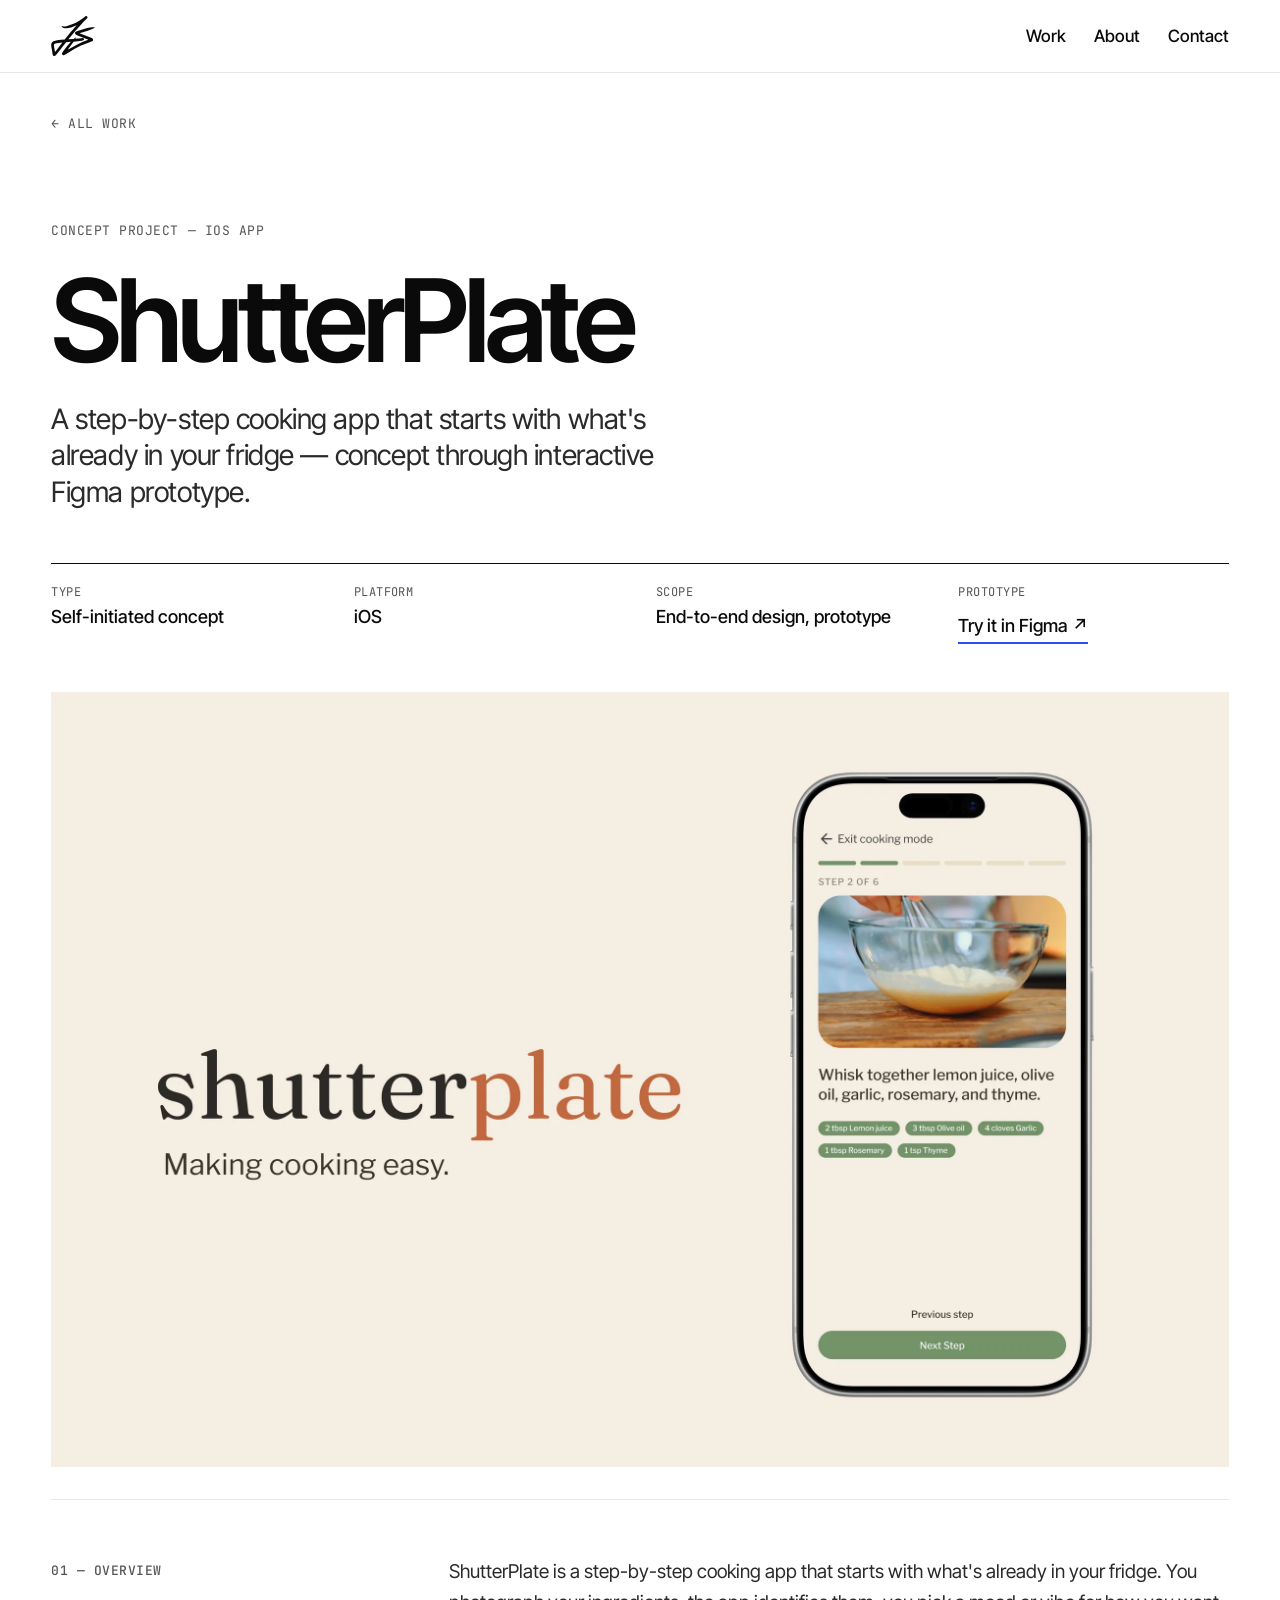
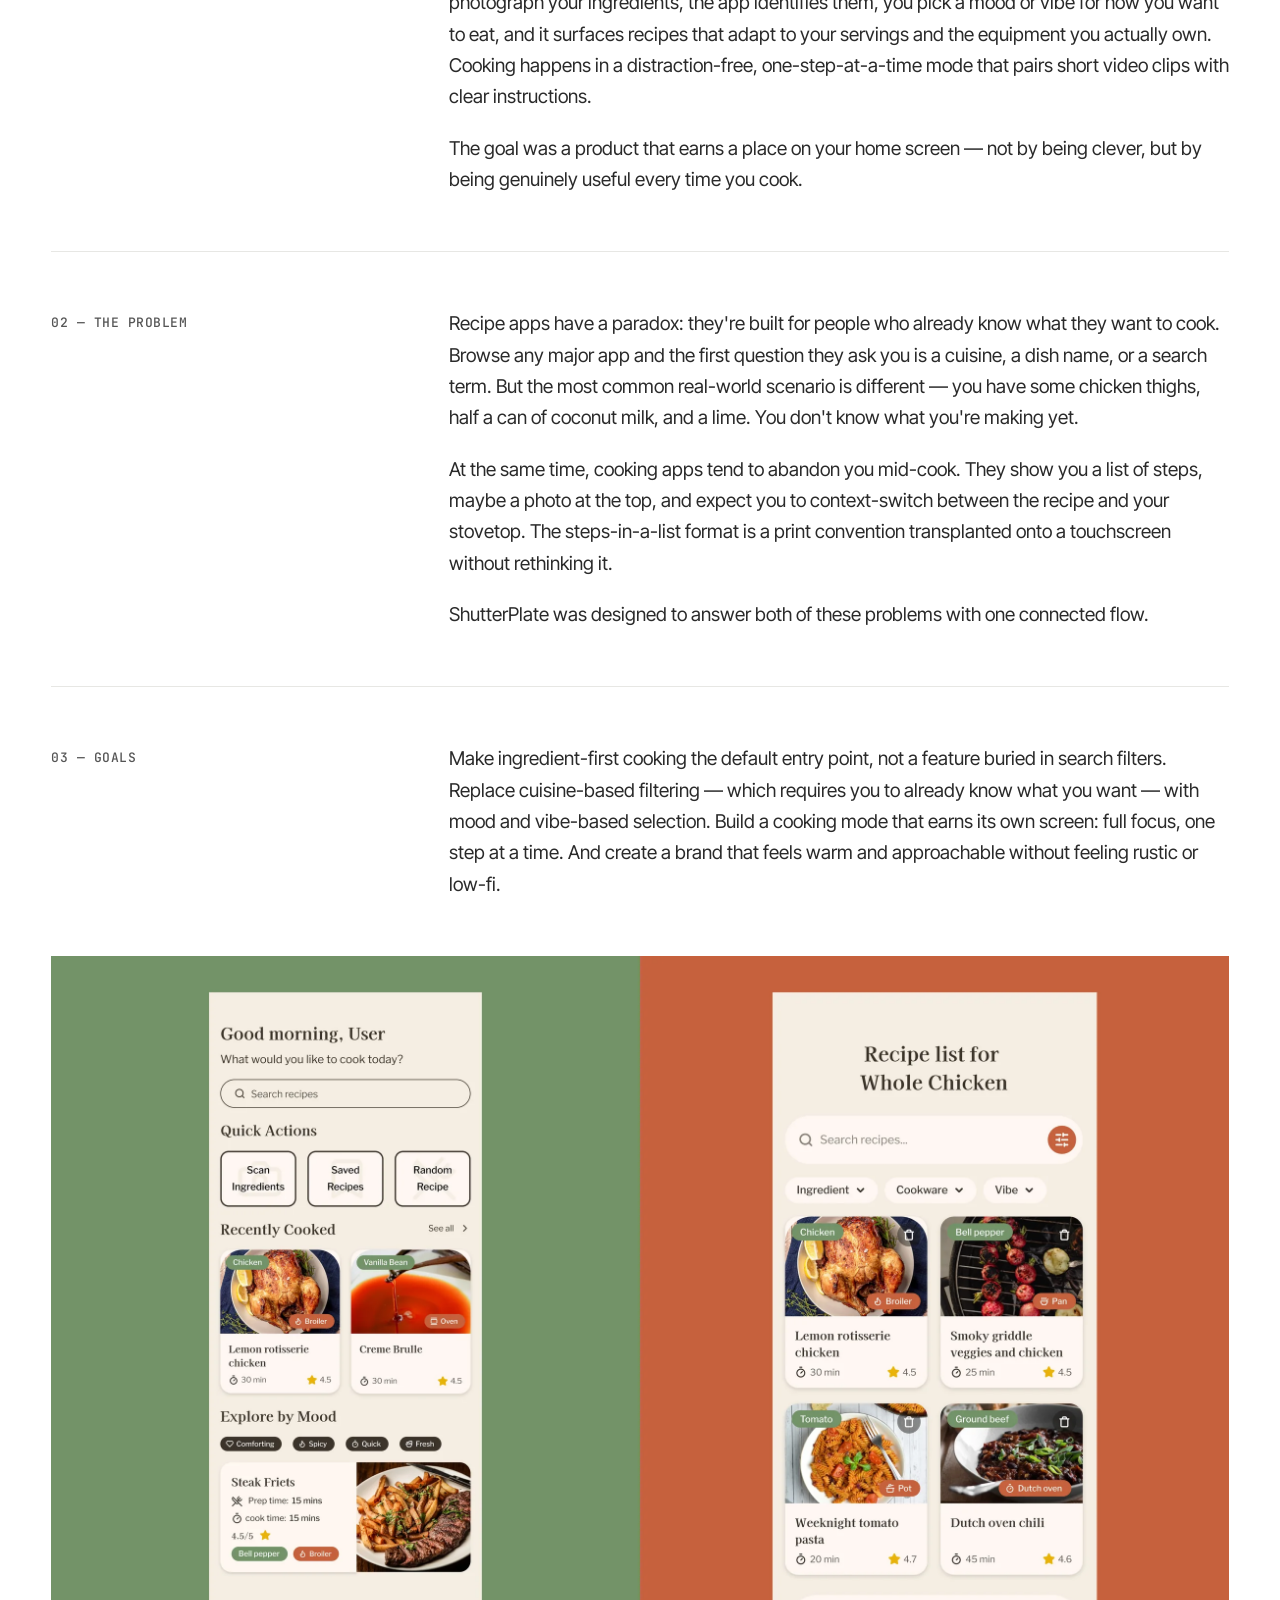
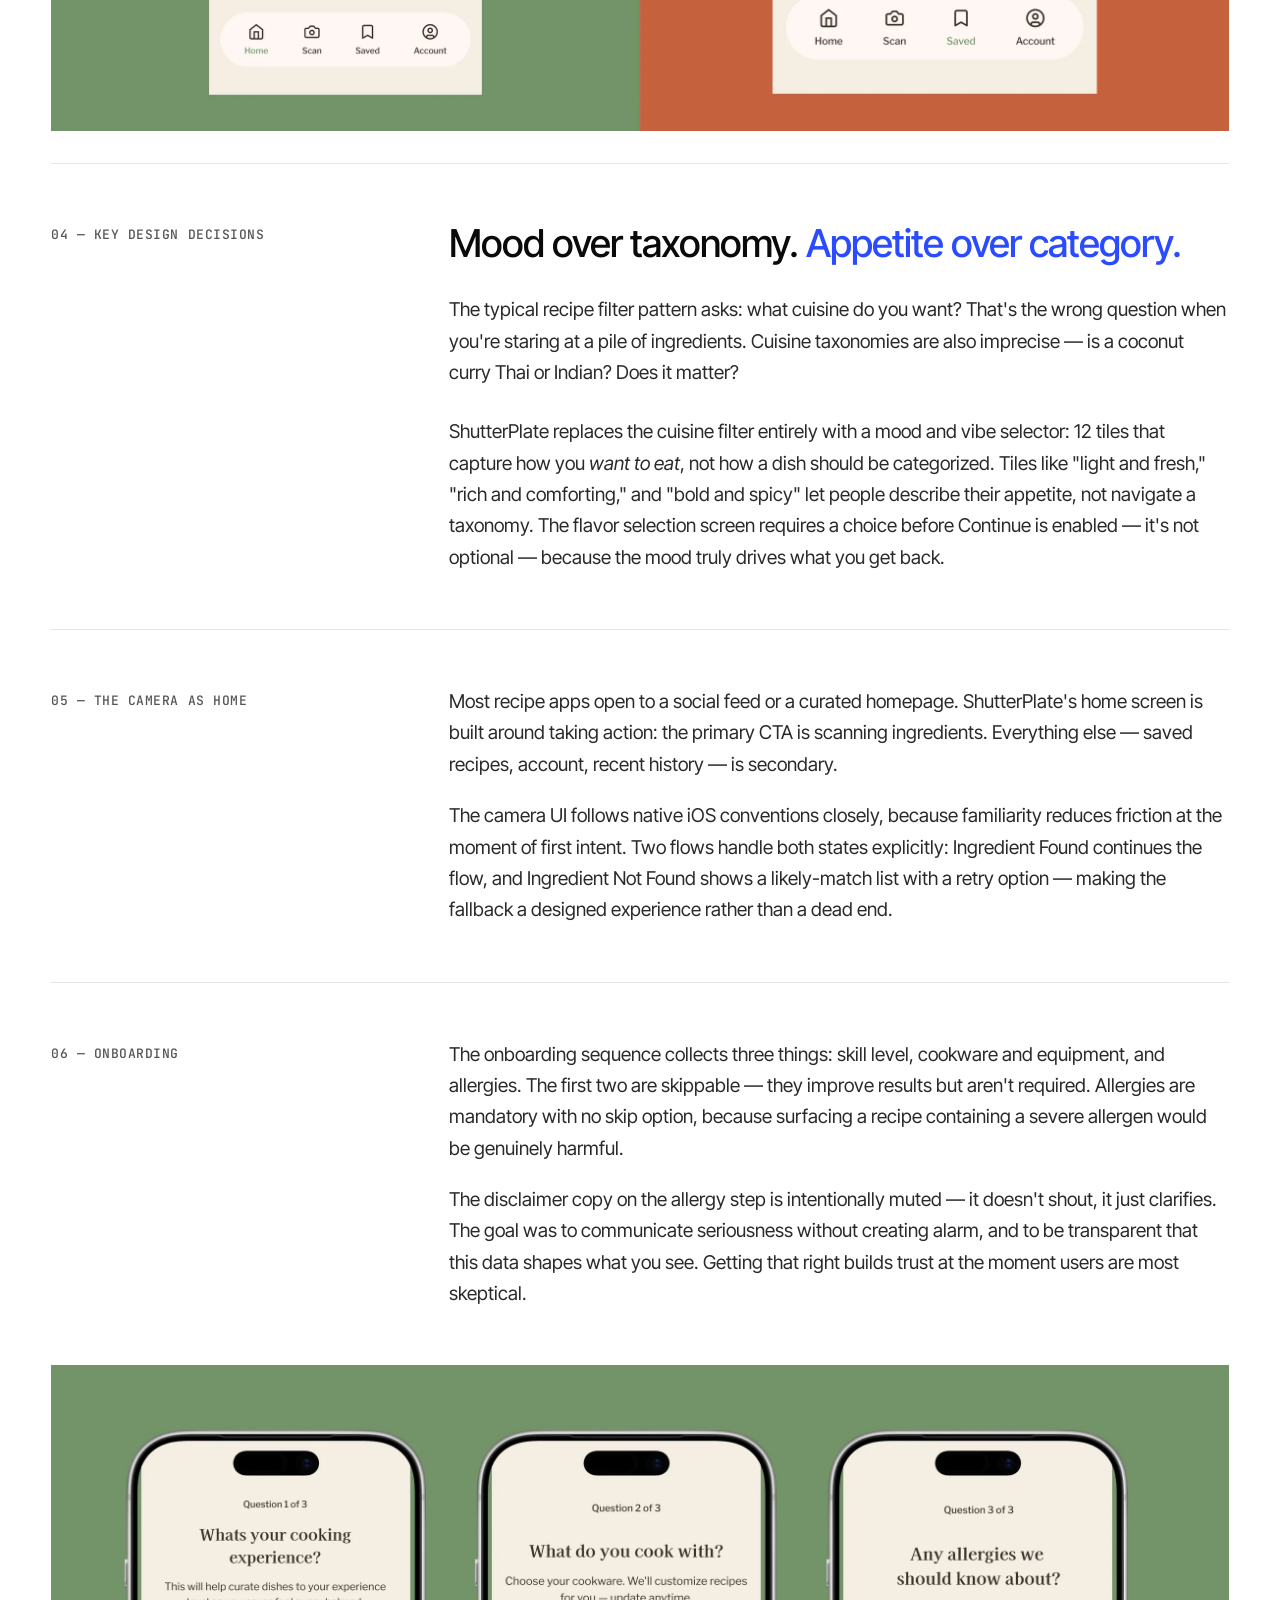
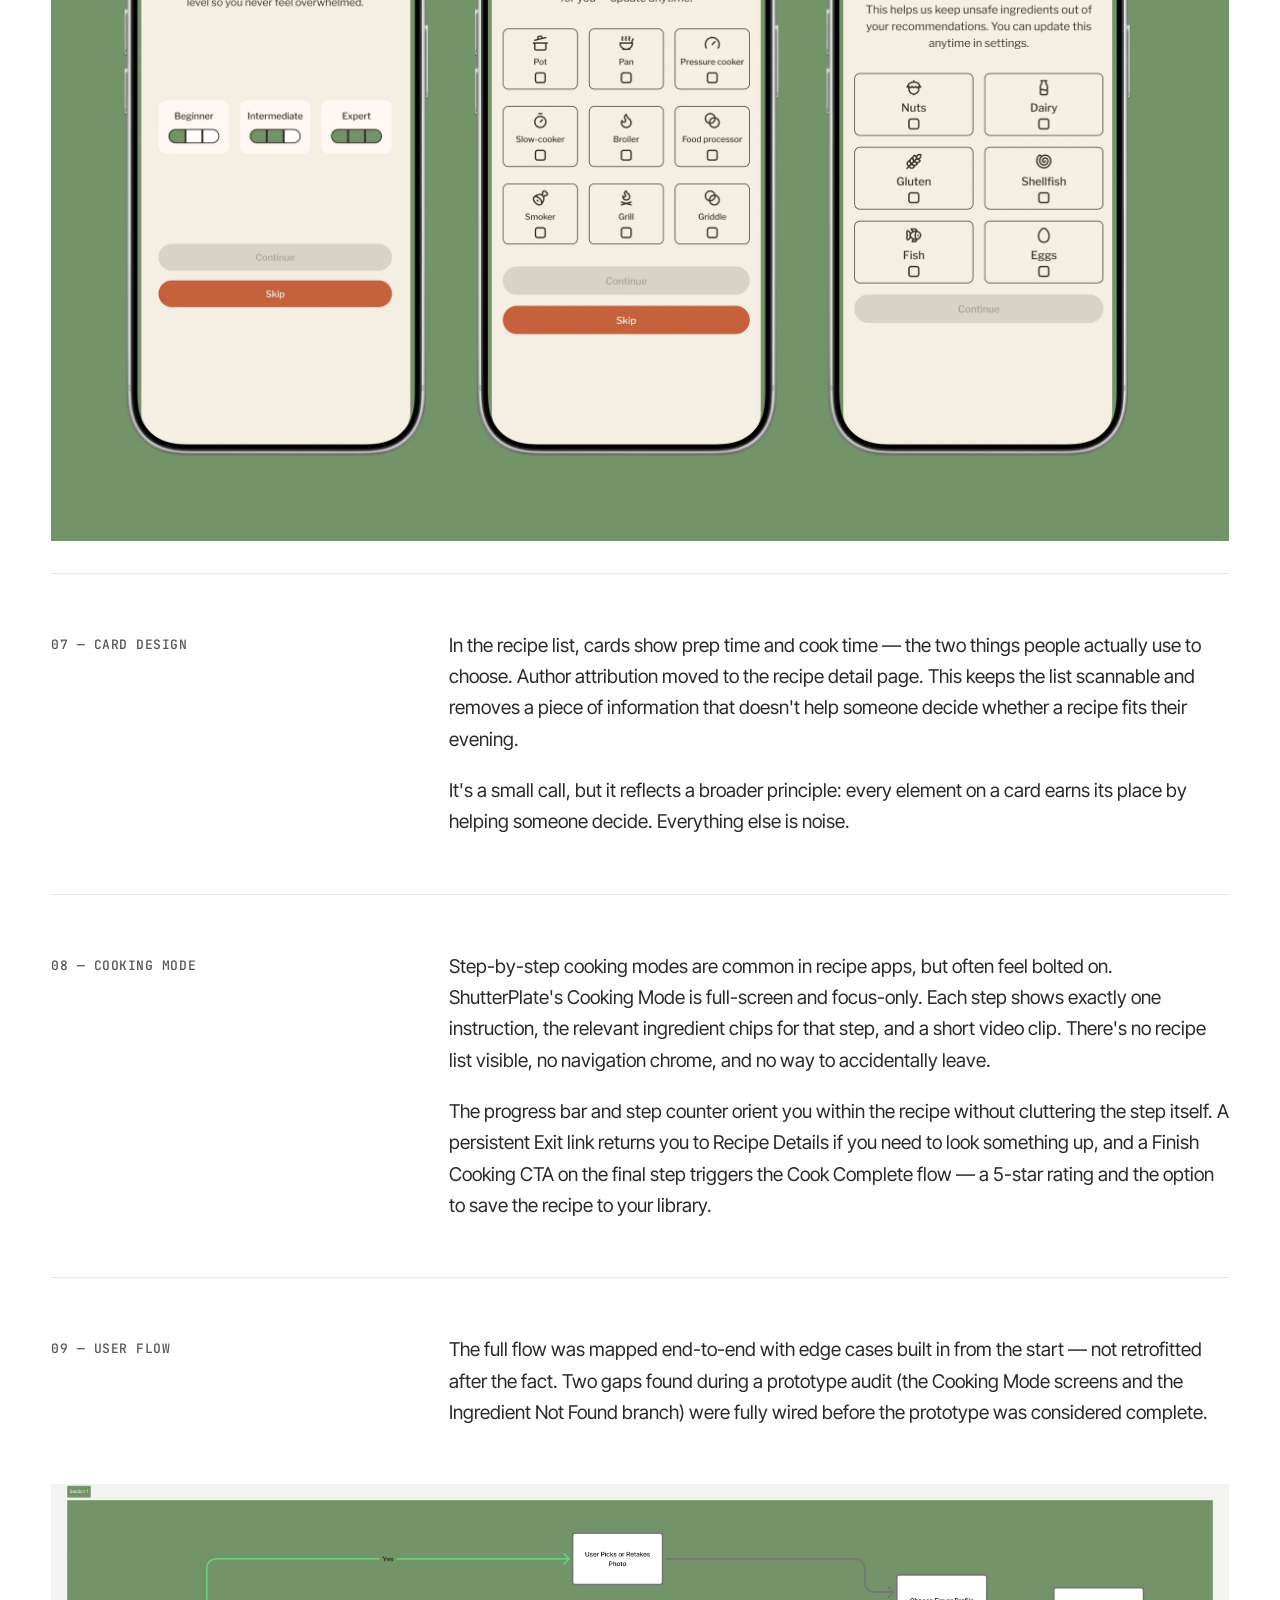
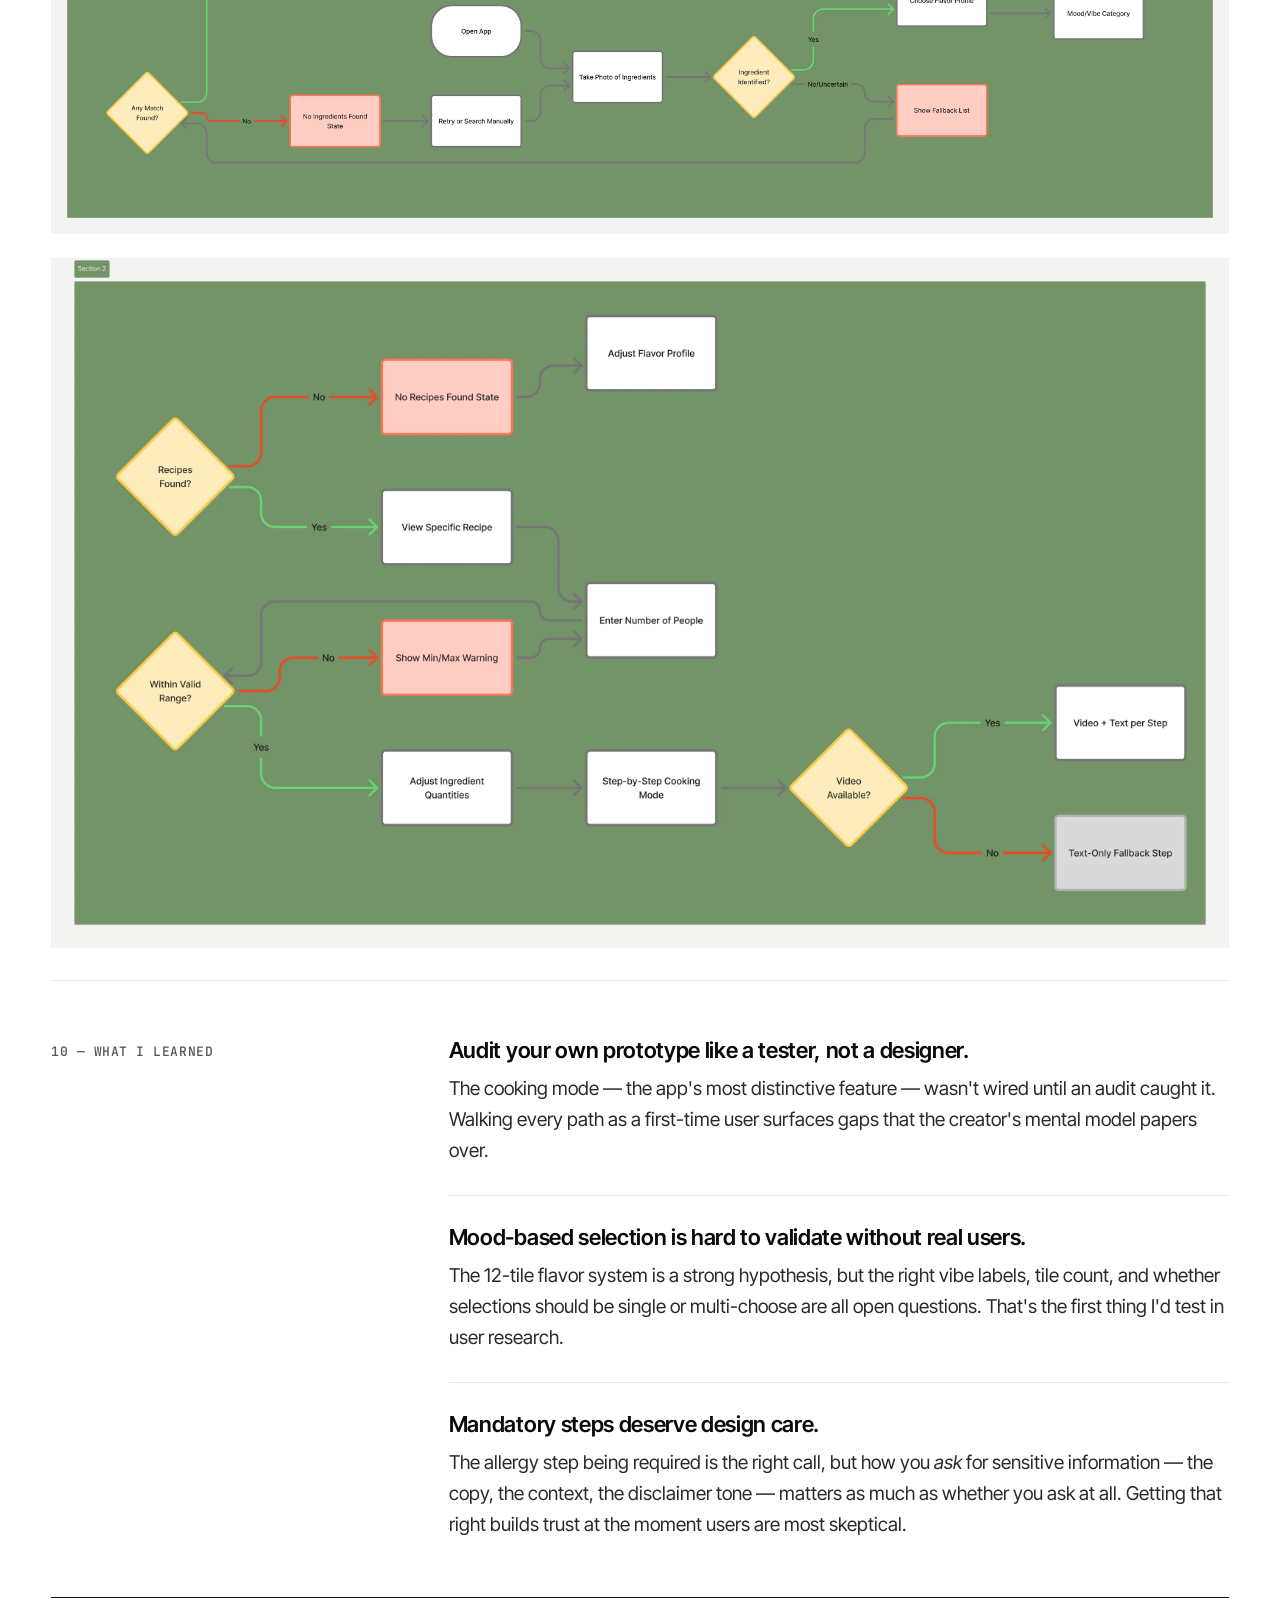
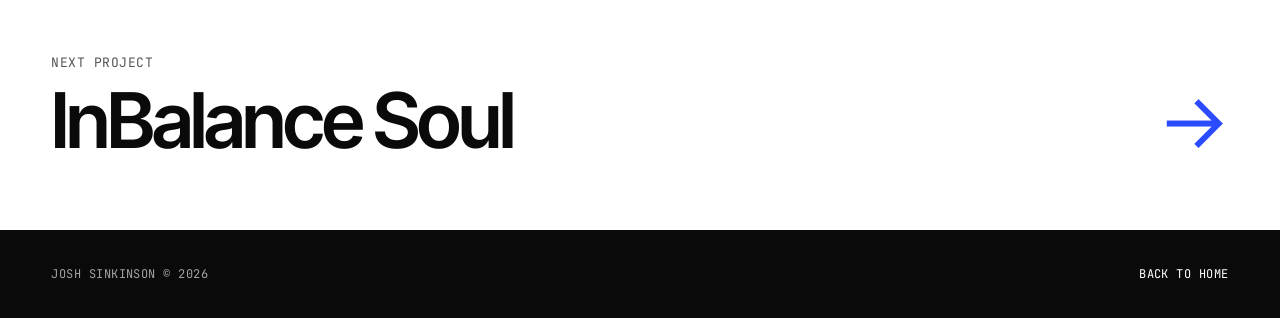
<file: shutterplate.html>
<!DOCTYPE html>
<html lang="en">
<head>
<meta charset="UTF-8">
<meta name="viewport" content="width=device-width, initial-scale=1.0">
<title>ShutterPlate — Josh Sinkinson</title>
<meta name="description" content="A concept iOS cooking app that starts with what's in your fridge — ingredient capture, mood-based filtering, and a distraction-free cooking mode.">
<meta name="theme-color" content="#FFFFFF">
<link rel="canonical" href="https://www.joshsinkinsondesign.com/shutterplate">

<meta property="og:type" content="website">
<meta property="og:site_name" content="Josh Sinkinson — Product Designer">
<meta property="og:title" content="ShutterPlate — Josh Sinkinson">
<meta property="og:description" content="A concept iOS cooking app that starts with what's in your fridge — ingredient capture, mood-based filtering, and a distraction-free cooking mode.">
<meta property="og:image" content="https://www.joshsinkinsondesign.com/assets/images/heroimageforshutterplate.png">
<meta property="og:url" content="https://www.joshsinkinsondesign.com/shutterplate">

<meta name="twitter:card" content="summary_large_image">
<meta name="twitter:title" content="ShutterPlate — Josh Sinkinson">
<meta name="twitter:description" content="A concept iOS cooking app that starts with what's in your fridge — ingredient capture, mood-based filtering, and a distraction-free cooking mode.">
<meta name="twitter:image" content="https://www.joshsinkinsondesign.com/assets/images/heroimageforshutterplate.png">

<link rel="preconnect" href="https://fonts.googleapis.com">
<link rel="preconnect" href="https://fonts.gstatic.com" crossorigin>
<link rel="icon" type="image/svg+xml" href="favicon.svg">
<link rel="apple-touch-icon" href="assets/images/favicon-180.png">
<link href="https://fonts.googleapis.com/css2?family=Inter+Tight:wght@400;500;600;700&amp;family=JetBrains+Mono:wght@400;500&amp;display=swap" rel="stylesheet">
<style>
body{margin:0;background:#FFFFFF}
a{color:#0A0A0A;text-decoration:none}a:hover{color:#2B4BFF}
</style>
</head>
<body>
<div style="background: #FFFFFF; color: #0A0A0A; font-family: 'Inter Tight', system-ui, sans-serif; display: flex; flex-direction: column; min-height: 100vh">

  <header style="position: sticky; top: 0; z-index: 20; background: rgba(255,255,255,0.88); backdrop-filter: blur(12px); -webkit-backdrop-filter: blur(12px); border-bottom: 1px solid #E7E7E4">
    <div style="max-width: 1440px; margin: 0 auto; box-sizing: border-box; padding: 14px clamp(20px, 4vw, 64px); display: flex; flex-wrap: wrap; align-items: center; justify-content: space-between; gap: 16px">
      <a href="index.html" aria-label="Josh Sinkinson — home" style="display: flex; align-items: center; min-height: 44px">
        <svg viewBox="0 0 284.9 261.15" width="44" height="40" aria-hidden="true"><path fill="currentColor" d="M260.71,142.72c7.87,3.15,14.27,7.41,12.59,15.34-.65,3.08-3.03,6.22-6.52,7.41l-15.31,5.19c-20.53,6.96-40.34,14.69-60,24.06-25.89,12.33-50.51,26.15-74.61,41.53l-21.82,13.93c-3.9,2.49-7.92,4.95-12.37,6.16-3.55.96-7.7-.6-9.77-3.04-5.51-6.49-.04-15.3,5.41-22.87,9.79-13.61,19.64-26.75,30.32-39.67l13.22-14.88,6.46-7.3-31.02,1.99-54.95,71.75c-4.43,5.78-8.54,11.3-13.87,15.92-2.83,2.46-6.78,3.44-10.32,2.59-7.86-1.9-8.96-10.31-9.87-18.09-1.33-11.35-3.3-22.19-5.67-33.38-3.86-18.18-5.87-33.73,12.06-43.76,7.68-3.75,15.7-5.74,24.38-7.15,16.3-2.64,32.55-3.74,49.2-5.05,25.16-31.67,50.76-62.02,77.82-92.69-11.06,4.9-21.14,9.53-32.11,13.38-17.51,4.77-37.13,8.74-54.51,3.47-5.15-1.56-11.6-6.05-10.83-9.38.14-.59,1.57-.91,2.26-.78,6.01,1.08,11.63,1.36,17.72.51,6.96-.97,13.68-2.14,20.44-4.22,12.48-3.83,24.4-7.97,36.41-13.26,26.25-11.56,50.41-26.61,72.59-44.66,2.16-1.76,3.89-3.73,6.26-4.88,3.71-1.79,8.18-.8,10.63,2.07s2.93,7.8.31,11.15l-7.09,6.92-15.12,15.22-11.49,12.07c-31.31,32.89-60.01,67.2-89.1,103.33l34.39-2.16,11.9-9.81,1.84-.36c.43-.08.34,1.53.12,2.02l-3.33,7.32,41.1-4.14c6.36-.64,14.85.68,16.44,5.96,1.73,5.73-7.44,10.61-14.63,11.57-18.09,2.43-35.87,3.82-54.15,5.31l-23.78,34.12c-4.56,6.54-9.85,12.02-14.18,19.09,43.6-27.04,86.27-49.5,134.68-65.98l-70.27-28.09c-8.65-3.46-17.87-7.26-17.43-15.71.17-3.36,2.19-7.22,5.8-8.66l11.3-4.51,63.08-19.04c10.71-3.23,48.27-9.36,49.56-3.4.09.41-.56,1.52-.93,1.72l-11.9,6.15c-11.02,4.52-21.54,9.03-32.98,12.57l-54.09,16.76,75.73,30.33ZM19.44,203.33l5.89,32.1,47.87-63.01c-17.1,1.55-34.95,2.63-50.04,8.64-2.69,1.69-4.59,3.52-5.41,6.55-.09,5.34.67,10.19,1.68,15.73Z"></path></svg>
      </a>
      <nav aria-label="Primary" style="display: flex; flex-wrap: wrap; gap: 4px 28px; font-size: 17px; font-weight: 500">
        <a href="index.html#work" style="padding: 12px 0">Work</a>
        <a href="index.html#about" style="padding: 12px 0">About</a>
        <a href="index.html#contact" style="padding: 12px 0">Contact</a>
      </nav>
    </div>
  </header>

  <main style="flex: 1 0 auto; width: 100%; max-width: 1440px; margin: 0 auto; box-sizing: border-box; padding: 0 clamp(20px, 4vw, 64px)">
    <a href="index.html#work" style="display: inline-flex; align-items: center; gap: 8px; min-height: 44px; margin-top: 28px; font-family: 'JetBrains Mono', monospace; font-size: 13px; text-transform: uppercase; letter-spacing: 0.04em; color: #555555">← All work</a>

    <section aria-labelledby="cs-title" style="padding: clamp(40px, 6vw, 88px) 0 48px; display: flex; flex-direction: column; gap: 28px">
      <p style="margin: 0; font-family: 'JetBrains Mono', monospace; font-size: 13px; text-transform: uppercase; letter-spacing: 0.04em; color: #555555">Concept project — iOS app</p>
      <h1 id="cs-title" style="margin: 0; font-weight: 600; font-size: clamp(52px, 9vw, 144px); line-height: 0.92; letter-spacing: -0.045em">ShutterPlate</h1>
      <p style="margin: 0; max-width: 38ch; font-size: clamp(22px, 2.2vw, 30px); line-height: 1.3; letter-spacing: -0.015em; color: #2A2A2A">A step-by-step cooking app that starts with what's already in your fridge — concept through interactive Figma prototype.</p>
      <div style="display: grid; grid-template-columns: repeat(auto-fit, minmax(200px, 1fr)); gap: 24px 32px; border-top: 1px solid #0A0A0A; padding-top: 20px; margin-top: 24px">
        <div style="display: flex; flex-direction: column; gap: 6px"><span style="font-family: 'JetBrains Mono', monospace; font-size: 12px; text-transform: uppercase; letter-spacing: 0.04em; color: #555555">Type</span><span style="font-size: 18px; font-weight: 500">Self-initiated concept</span></div>
        <div style="display: flex; flex-direction: column; gap: 6px"><span style="font-family: 'JetBrains Mono', monospace; font-size: 12px; text-transform: uppercase; letter-spacing: 0.04em; color: #555555">Platform</span><span style="font-size: 18px; font-weight: 500">iOS</span></div>
        <div style="display: flex; flex-direction: column; gap: 6px"><span style="font-family: 'JetBrains Mono', monospace; font-size: 12px; text-transform: uppercase; letter-spacing: 0.04em; color: #555555">Scope</span><span style="font-size: 18px; font-weight: 500">End-to-end design, prototype</span></div>
        <div style="display: flex; flex-direction: column; gap: 10px; align-items: flex-start"><span style="font-family: 'JetBrains Mono', monospace; font-size: 12px; text-transform: uppercase; letter-spacing: 0.04em; color: #555555">Prototype</span><a href="https://www.figma.com/proto/kI2lJjA59Ihf7NMU24T0b0/Shutterplate?node-id=217-2373&amp;viewport=634%2C365%2C0.08&amp;t=ZkfuTYTGkHBlKFEO-1&amp;scaling=scale-down&amp;content-scaling=fixed&amp;starting-point-node-id=217%3A2373&amp;page-id=0%3A1" target="_blank" rel="noopener" style="font-size: 18px; font-weight: 500; display: inline-flex; align-items: center; min-height: 32px; border-bottom: 2px solid #2B4BFF">Try it in Figma ↗</a></div>
      </div>
    </section>

    <figure style="margin: 0 0 32px; background: #F3F3F1"><img src="assets/images/heroimageforshutterplate.webp" alt="ShutterPlate wordmark alongside a phone showing the cooking mode step screen with a whisk animation and ingredient chips" style="width: 100%; display: block"></figure>

    <div style="display: flex; flex-wrap: wrap; gap: 16px 64px; padding: 56px 0; border-top: 1px solid #E7E7E4">
      <h2 style="flex: 1 1 220px; margin: 0; font-family: 'JetBrains Mono', monospace; font-size: 13px; font-weight: 500; text-transform: uppercase; letter-spacing: 0.04em; color: #555555; padding-top: 6px">01 — Overview</h2>
      <div style="flex: 999 1 520px; min-width: 0; max-width: 780px; display: flex; flex-direction: column; gap: 20px">
        <p style="margin: 0; font-size: 19px; line-height: 1.65; color: #2A2A2A">ShutterPlate is a step-by-step cooking app that starts with what's already in your fridge. You photograph your ingredients, the app identifies them, you pick a mood or vibe for how you want to eat, and it surfaces recipes that adapt to your servings and the equipment you actually own. Cooking happens in a distraction-free, one-step-at-a-time mode that pairs short video clips with clear instructions.</p>
        <p style="margin: 0; font-size: 19px; line-height: 1.65; color: #2A2A2A">The goal was a product that earns a place on your home screen — not by being clever, but by being genuinely useful every time you cook.</p>
      </div>
    </div>

    <div style="display: flex; flex-wrap: wrap; gap: 16px 64px; padding: 56px 0; border-top: 1px solid #E7E7E4">
      <h2 style="flex: 1 1 220px; margin: 0; font-family: 'JetBrains Mono', monospace; font-size: 13px; font-weight: 500; text-transform: uppercase; letter-spacing: 0.04em; color: #555555; padding-top: 6px">02 — The problem</h2>
      <div style="flex: 999 1 520px; min-width: 0; max-width: 780px; display: flex; flex-direction: column; gap: 20px">
        <p style="margin: 0; font-size: 19px; line-height: 1.65; color: #2A2A2A">Recipe apps have a paradox: they're built for people who already know what they want to cook. Browse any major app and the first question they ask you is a cuisine, a dish name, or a search term. But the most common real-world scenario is different — you have some chicken thighs, half a can of coconut milk, and a lime. You don't know what you're making yet.</p>
        <p style="margin: 0; font-size: 19px; line-height: 1.65; color: #2A2A2A">At the same time, cooking apps tend to abandon you mid-cook. They show you a list of steps, maybe a photo at the top, and expect you to context-switch between the recipe and your stovetop. The steps-in-a-list format is a print convention transplanted onto a touchscreen without rethinking it.</p>
        <p style="margin: 0; font-size: 19px; line-height: 1.65; color: #2A2A2A">ShutterPlate was designed to answer both of these problems with one connected flow.</p>
      </div>
    </div>

    <div style="display: flex; flex-wrap: wrap; gap: 16px 64px; padding: 56px 0; border-top: 1px solid #E7E7E4">
      <h2 style="flex: 1 1 220px; margin: 0; font-family: 'JetBrains Mono', monospace; font-size: 13px; font-weight: 500; text-transform: uppercase; letter-spacing: 0.04em; color: #555555; padding-top: 6px">03 — Goals</h2>
      <div style="flex: 999 1 520px; min-width: 0; max-width: 780px; display: flex; flex-direction: column; gap: 20px">
        <p style="margin: 0; font-size: 19px; line-height: 1.65; color: #2A2A2A">Make ingredient-first cooking the default entry point, not a feature buried in search filters. Replace cuisine-based filtering — which requires you to already know what you want — with mood and vibe-based selection. Build a cooking mode that earns its own screen: full focus, one step at a time. And create a brand that feels warm and approachable without feeling rustic or low-fi.</p>
      </div>
    </div>

    <figure style="margin: 0 0 32px; background: #F3F3F1"><img loading="lazy" src="assets/images/twoscreensforshutterplate.webp" alt="ShutterPlate home screen showing Quick Actions and Explore by Mood sections, alongside the Recipe List screen filtered by whole chicken" style="width: 100%; display: block"></figure>

    <div style="display: flex; flex-wrap: wrap; gap: 16px 64px; padding: 56px 0; border-top: 1px solid #E7E7E4">
      <h2 style="flex: 1 1 220px; margin: 0; font-family: 'JetBrains Mono', monospace; font-size: 13px; font-weight: 500; text-transform: uppercase; letter-spacing: 0.04em; color: #555555; padding-top: 6px">04 — Key design decisions</h2>
      <div style="flex: 999 1 520px; min-width: 0; max-width: 780px; display: flex; flex-direction: column; gap: 28px">
        <blockquote style="margin: 0; font-size: clamp(28px, 3vw, 40px); font-weight: 500; line-height: 1.2; letter-spacing: -0.025em">Mood over taxonomy. <span style="color: #2B4BFF">Appetite over category.</span></blockquote>
        <p style="margin: 0; font-size: 19px; line-height: 1.65; color: #2A2A2A">The typical recipe filter pattern asks: what cuisine do you want? That's the wrong question when you're staring at a pile of ingredients. Cuisine taxonomies are also imprecise — is a coconut curry Thai or Indian? Does it matter?</p>
        <p style="margin: 0; font-size: 19px; line-height: 1.65; color: #2A2A2A">ShutterPlate replaces the cuisine filter entirely with a mood and vibe selector: 12 tiles that capture how you <em>want to eat</em>, not how a dish should be categorized. Tiles like "light and fresh," "rich and comforting," and "bold and spicy" let people describe their appetite, not navigate a taxonomy. The flavor selection screen requires a choice before Continue is enabled — it's not optional — because the mood truly drives what you get back.</p>
      </div>
    </div>

    <div style="display: flex; flex-wrap: wrap; gap: 16px 64px; padding: 56px 0; border-top: 1px solid #E7E7E4">
      <h2 style="flex: 1 1 220px; margin: 0; font-family: 'JetBrains Mono', monospace; font-size: 13px; font-weight: 500; text-transform: uppercase; letter-spacing: 0.04em; color: #555555; padding-top: 6px">05 — The camera as home</h2>
      <div style="flex: 999 1 520px; min-width: 0; max-width: 780px; display: flex; flex-direction: column; gap: 20px">
        <p style="margin: 0; font-size: 19px; line-height: 1.65; color: #2A2A2A">Most recipe apps open to a social feed or a curated homepage. ShutterPlate's home screen is built around taking action: the primary CTA is scanning ingredients. Everything else — saved recipes, account, recent history — is secondary.</p>
        <p style="margin: 0; font-size: 19px; line-height: 1.65; color: #2A2A2A">The camera UI follows native iOS conventions closely, because familiarity reduces friction at the moment of first intent. Two flows handle both states explicitly: Ingredient Found continues the flow, and Ingredient Not Found shows a likely-match list with a retry option — making the fallback a designed experience rather than a dead end.</p>
      </div>
    </div>

    <div style="display: flex; flex-wrap: wrap; gap: 16px 64px; padding: 56px 0; border-top: 1px solid #E7E7E4">
      <h2 style="flex: 1 1 220px; margin: 0; font-family: 'JetBrains Mono', monospace; font-size: 13px; font-weight: 500; text-transform: uppercase; letter-spacing: 0.04em; color: #555555; padding-top: 6px">06 — Onboarding</h2>
      <div style="flex: 999 1 520px; min-width: 0; max-width: 780px; display: flex; flex-direction: column; gap: 20px">
        <p style="margin: 0; font-size: 19px; line-height: 1.65; color: #2A2A2A">The onboarding sequence collects three things: skill level, cookware and equipment, and allergies. The first two are skippable — they improve results but aren't required. Allergies are mandatory with no skip option, because surfacing a recipe containing a severe allergen would be genuinely harmful.</p>
        <p style="margin: 0; font-size: 19px; line-height: 1.65; color: #2A2A2A">The disclaimer copy on the allergy step is intentionally muted — it doesn't shout, it just clarifies. The goal was to communicate seriousness without creating alarm, and to be transparent that this data shapes what you see. Getting that right builds trust at the moment users are most skeptical.</p>
      </div>
    </div>

    <figure style="margin: 0 0 32px; background: #F3F3F1"><img loading="lazy" src="assets/images/shutterplateonboarding.webp" alt="Three ShutterPlate onboarding screens: cooking experience selection with toggle switches, cookware selection with a 3x3 grid, and allergy selection with no skip option" style="width: 100%; display: block"></figure>

    <div style="display: flex; flex-wrap: wrap; gap: 16px 64px; padding: 56px 0; border-top: 1px solid #E7E7E4">
      <h2 style="flex: 1 1 220px; margin: 0; font-family: 'JetBrains Mono', monospace; font-size: 13px; font-weight: 500; text-transform: uppercase; letter-spacing: 0.04em; color: #555555; padding-top: 6px">07 — Card design</h2>
      <div style="flex: 999 1 520px; min-width: 0; max-width: 780px; display: flex; flex-direction: column; gap: 20px">
        <p style="margin: 0; font-size: 19px; line-height: 1.65; color: #2A2A2A">In the recipe list, cards show prep time and cook time — the two things people actually use to choose. Author attribution moved to the recipe detail page. This keeps the list scannable and removes a piece of information that doesn't help someone decide whether a recipe fits their evening.</p>
        <p style="margin: 0; font-size: 19px; line-height: 1.65; color: #2A2A2A">It's a small call, but it reflects a broader principle: every element on a card earns its place by helping someone decide. Everything else is noise.</p>
      </div>
    </div>

    <div style="display: flex; flex-wrap: wrap; gap: 16px 64px; padding: 56px 0; border-top: 1px solid #E7E7E4">
      <h2 style="flex: 1 1 220px; margin: 0; font-family: 'JetBrains Mono', monospace; font-size: 13px; font-weight: 500; text-transform: uppercase; letter-spacing: 0.04em; color: #555555; padding-top: 6px">08 — Cooking mode</h2>
      <div style="flex: 999 1 520px; min-width: 0; max-width: 780px; display: flex; flex-direction: column; gap: 20px">
        <p style="margin: 0; font-size: 19px; line-height: 1.65; color: #2A2A2A">Step-by-step cooking modes are common in recipe apps, but often feel bolted on. ShutterPlate's Cooking Mode is full-screen and focus-only. Each step shows exactly one instruction, the relevant ingredient chips for that step, and a short video clip. There's no recipe list visible, no navigation chrome, and no way to accidentally leave.</p>
        <p style="margin: 0; font-size: 19px; line-height: 1.65; color: #2A2A2A">The progress bar and step counter orient you within the recipe without cluttering the step itself. A persistent Exit link returns you to Recipe Details if you need to look something up, and a Finish Cooking CTA on the final step triggers the Cook Complete flow — a 5-star rating and the option to save the recipe to your library.</p>
      </div>
    </div>

    <div style="display: flex; flex-wrap: wrap; gap: 16px 64px; padding: 56px 0; border-top: 1px solid #E7E7E4">
      <h2 style="flex: 1 1 220px; margin: 0; font-family: 'JetBrains Mono', monospace; font-size: 13px; font-weight: 500; text-transform: uppercase; letter-spacing: 0.04em; color: #555555; padding-top: 6px">09 — User flow</h2>
      <div style="flex: 999 1 520px; min-width: 0; max-width: 780px; display: flex; flex-direction: column; gap: 20px">
        <p style="margin: 0; font-size: 19px; line-height: 1.65; color: #2A2A2A">The full flow was mapped end-to-end with edge cases built in from the start — not retrofitted after the fact. Two gaps found during a prototype audit (the Cooking Mode screens and the Ingredient Not Found branch) were fully wired before the prototype was considered complete.</p>
      </div>
    </div>

    <div style="display: flex; flex-direction: column; gap: 24px; margin-bottom: 32px">
      <figure style="margin: 0; background: #F3F3F1; overflow-x: auto"><img loading="lazy" src="assets/images/Recipe_App_Flow_with_Edge_Cases1.webp" alt="User flow diagram showing the ingredient capture path: app open, take photo, ingredient identified branch, fallback list for no match, and mood/vibe category selection" style="width: 100%; min-width: 720px; display: block"></figure>
      <figure style="margin: 0; background: #F3F3F1; overflow-x: auto"><img loading="lazy" src="assets/images/Recipe_App_Flow_with_Edge_Cases2.webp" alt="User flow diagram showing the recipe and cooking path: recipes found branch, servings validation, cooking mode entry, video availability branch, and text-only fallback step" style="width: 100%; min-width: 720px; display: block"></figure>
    </div>

    

    <div style="display: flex; flex-wrap: wrap; gap: 16px 64px; padding: 56px 0; border-top: 1px solid #E7E7E4">
      <h2 style="flex: 1 1 220px; margin: 0; font-family: 'JetBrains Mono', monospace; font-size: 13px; font-weight: 500; text-transform: uppercase; letter-spacing: 0.04em; color: #555555; padding-top: 6px">10 — What I learned</h2>
      <div style="flex: 999 1 520px; min-width: 0; max-width: 780px; display: flex; flex-direction: column; gap: 0">
        <div style="display: flex; flex-direction: column; gap: 10px; padding: 0 0 28px">
          <h3 style="margin: 0; font-size: 22px; font-weight: 600; letter-spacing: -0.015em">Audit your own prototype like a tester, not a designer.</h3>
          <p style="margin: 0; font-size: 19px; line-height: 1.65; color: #2A2A2A">The cooking mode — the app's most distinctive feature — wasn't wired until an audit caught it. Walking every path as a first-time user surfaces gaps that the creator's mental model papers over.</p>
        </div>
        <div style="display: flex; flex-direction: column; gap: 10px; padding: 28px 0; border-top: 1px solid #E7E7E4">
          <h3 style="margin: 0; font-size: 22px; font-weight: 600; letter-spacing: -0.015em">Mood-based selection is hard to validate without real users.</h3>
          <p style="margin: 0; font-size: 19px; line-height: 1.65; color: #2A2A2A">The 12-tile flavor system is a strong hypothesis, but the right vibe labels, tile count, and whether selections should be single or multi-choose are all open questions. That's the first thing I'd test in user research.</p>
        </div>
        <div style="display: flex; flex-direction: column; gap: 10px; padding: 28px 0 0; border-top: 1px solid #E7E7E4">
          <h3 style="margin: 0; font-size: 22px; font-weight: 600; letter-spacing: -0.015em">Mandatory steps deserve design care.</h3>
          <p style="margin: 0; font-size: 19px; line-height: 1.65; color: #2A2A2A">The allergy step being required is the right call, but how you <em>ask</em> for sensitive information — the copy, the context, the disclaimer tone — matters as much as whether you ask at all. Getting that right builds trust at the moment users are most skeptical.</p>
        </div>
      </div>
    </div>

    <a href="inbalance-soul.html" style="display: flex; flex-wrap: wrap; align-items: flex-end; justify-content: space-between; gap: 16px 32px; padding: 56px 0 72px; border-top: 1px solid #0A0A0A">
      <span style="display: flex; flex-direction: column; gap: 14px">
        <span style="font-family: 'JetBrains Mono', monospace; font-size: 13px; text-transform: uppercase; letter-spacing: 0.04em; color: #555555">Next project</span>
        <span style="font-weight: 600; font-size: clamp(40px, 6vw, 96px); line-height: 0.95; letter-spacing: -0.04em">InBalance Soul</span>
      </span>
      <span aria-hidden="true" style="font-size: clamp(40px, 6vw, 96px); line-height: 0.95; color: #2B4BFF">→</span>
    </a>
  </main>

  <footer style="background: #0A0A0A; color: #A3A3A0">
    <div style="max-width: 1440px; margin: 0 auto; box-sizing: border-box; padding: 24px clamp(20px, 4vw, 64px); display: flex; flex-wrap: wrap; align-items: center; justify-content: space-between; gap: 16px; font-family: 'JetBrains Mono', monospace; font-size: 12px; text-transform: uppercase; letter-spacing: 0.04em">
      <span>Josh Sinkinson © 2026</span>
      <a href="index.html" style="color: #FFFFFF; padding: 12px 0">Back to home</a>
    </div>
  </footer>
</div>
</body>
</html>
</file>
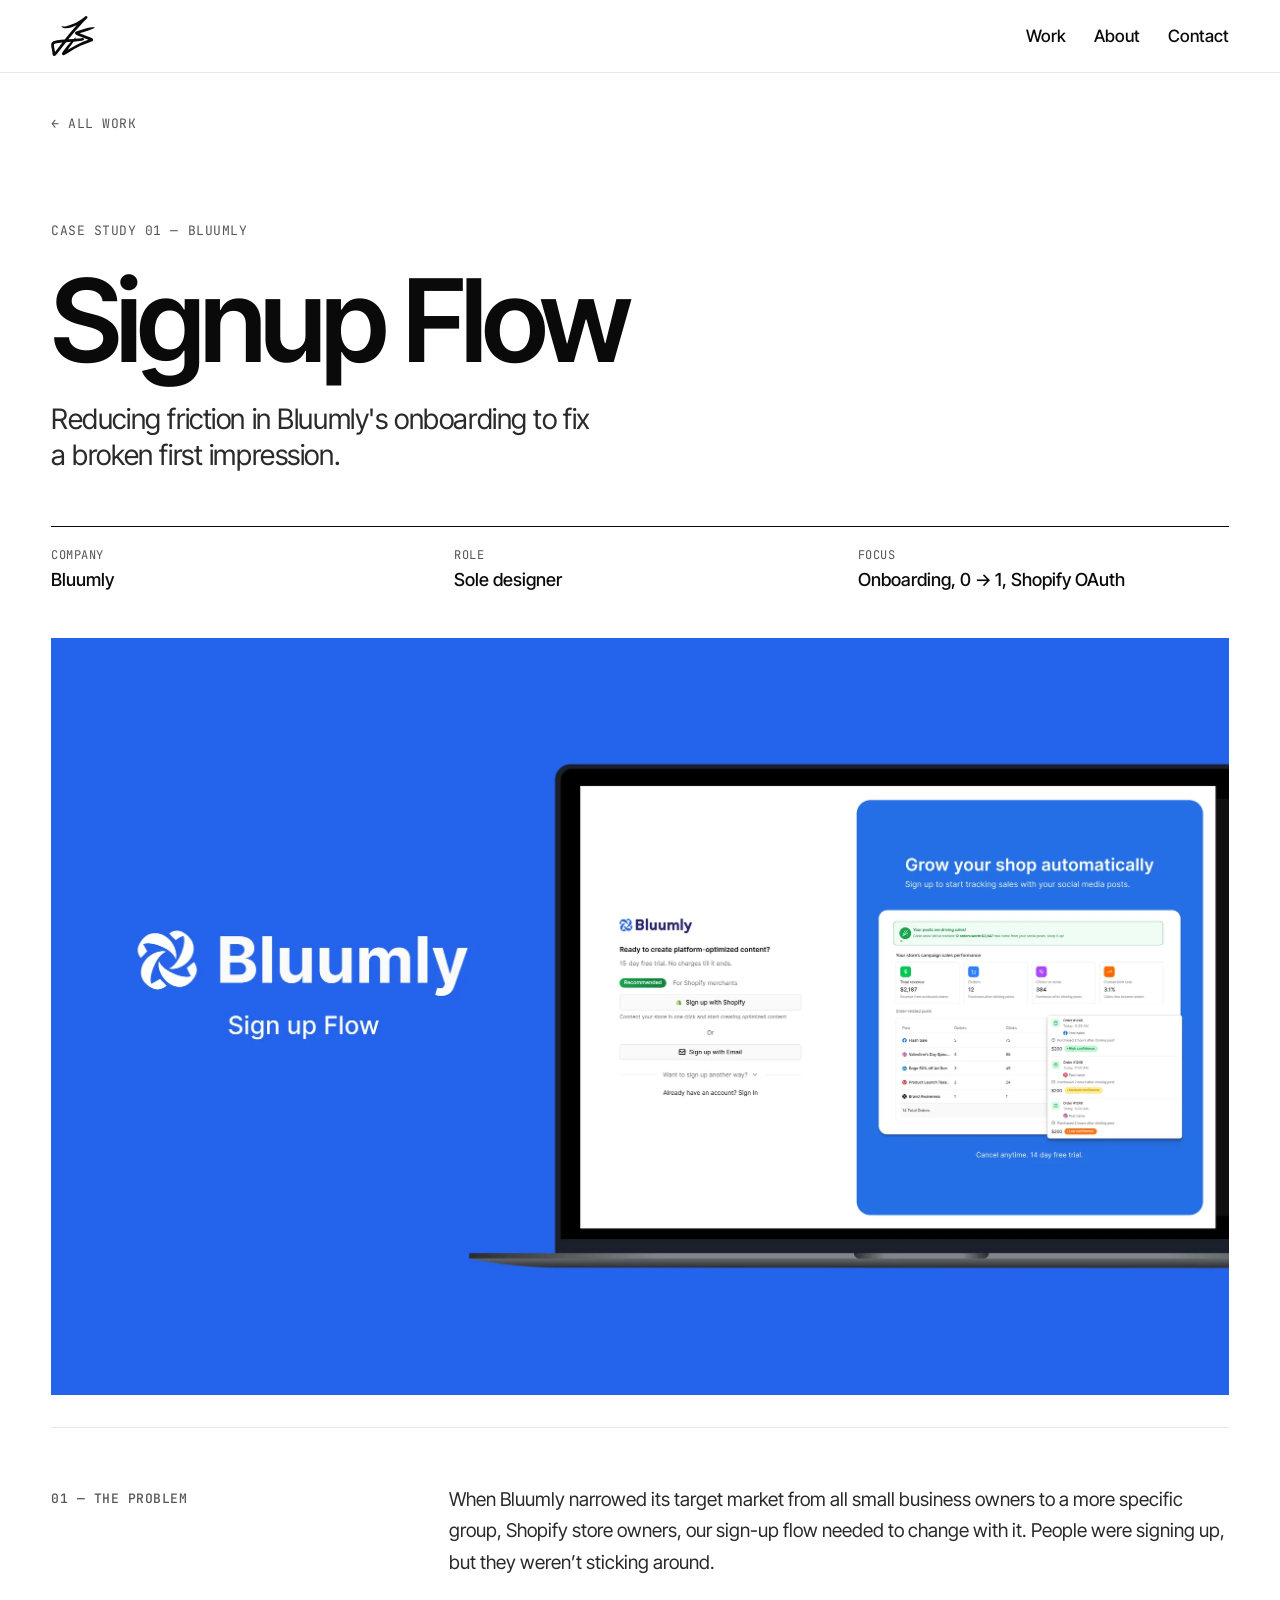
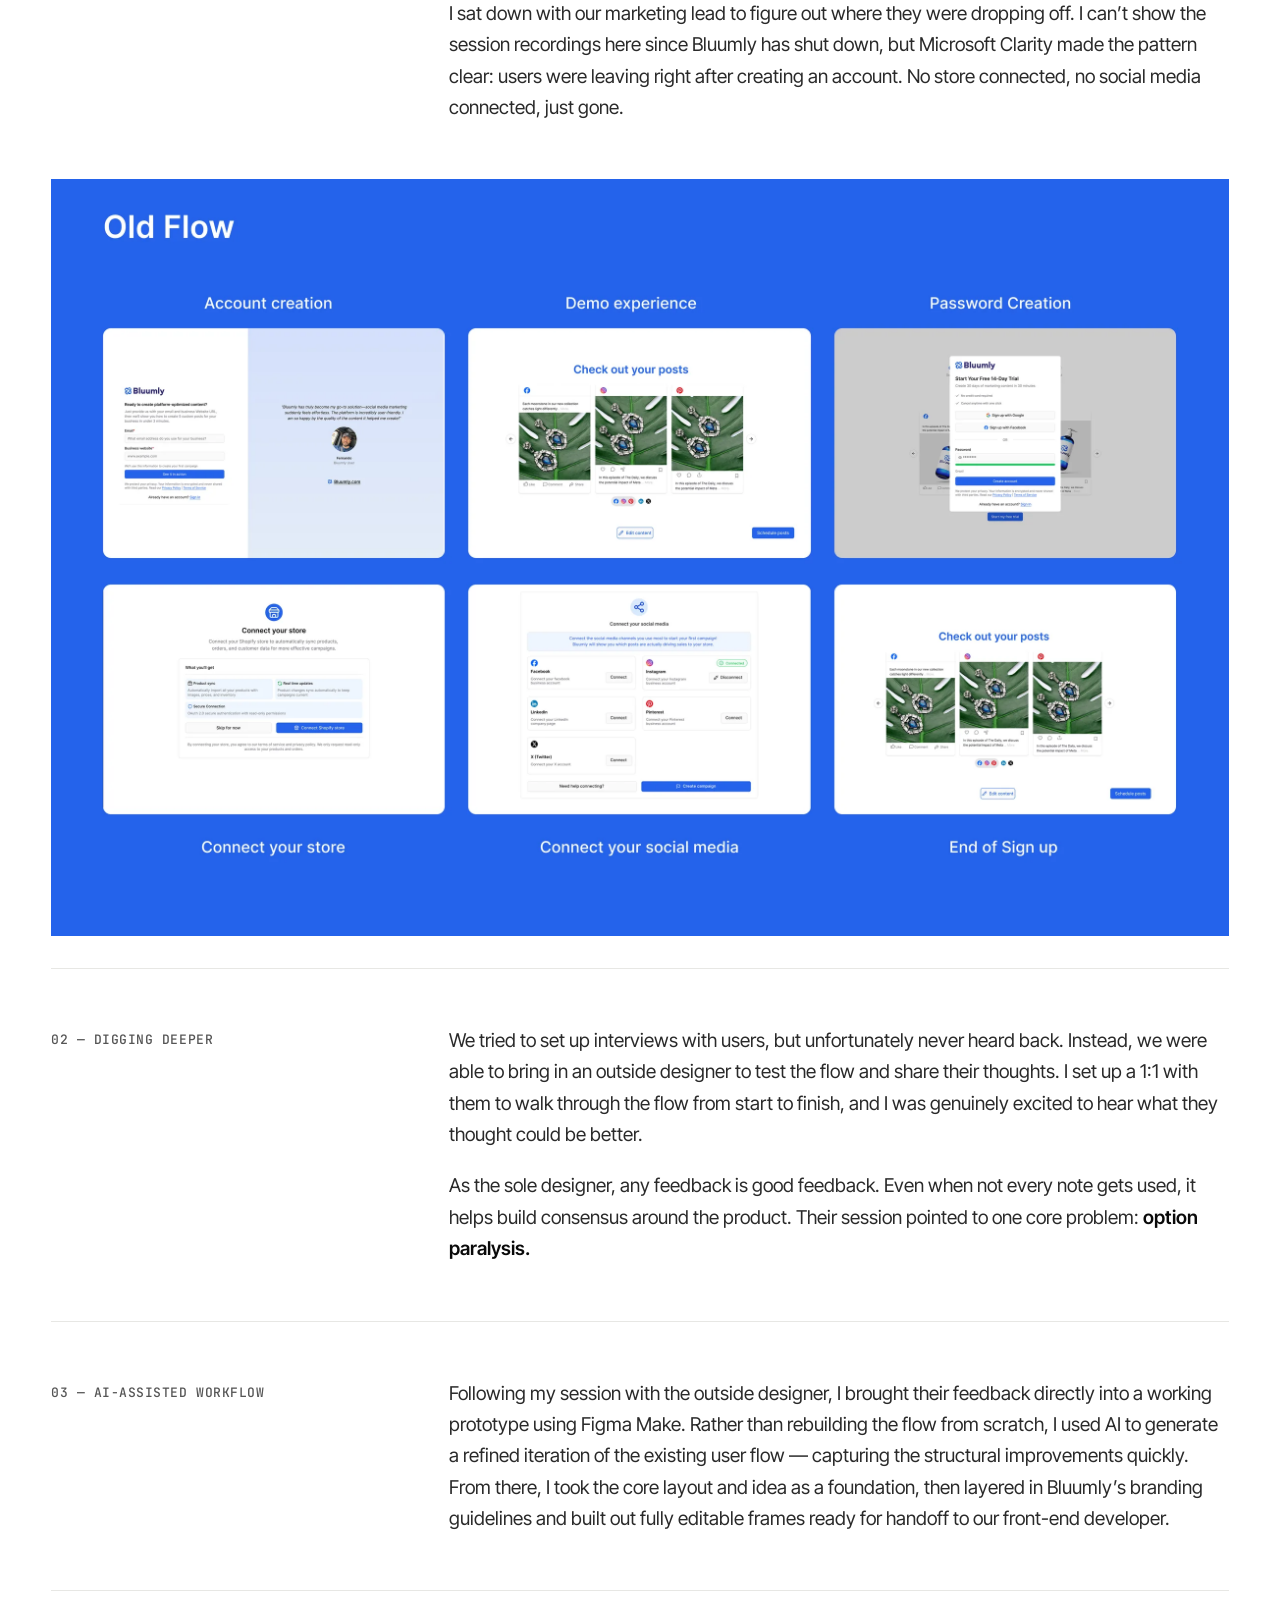
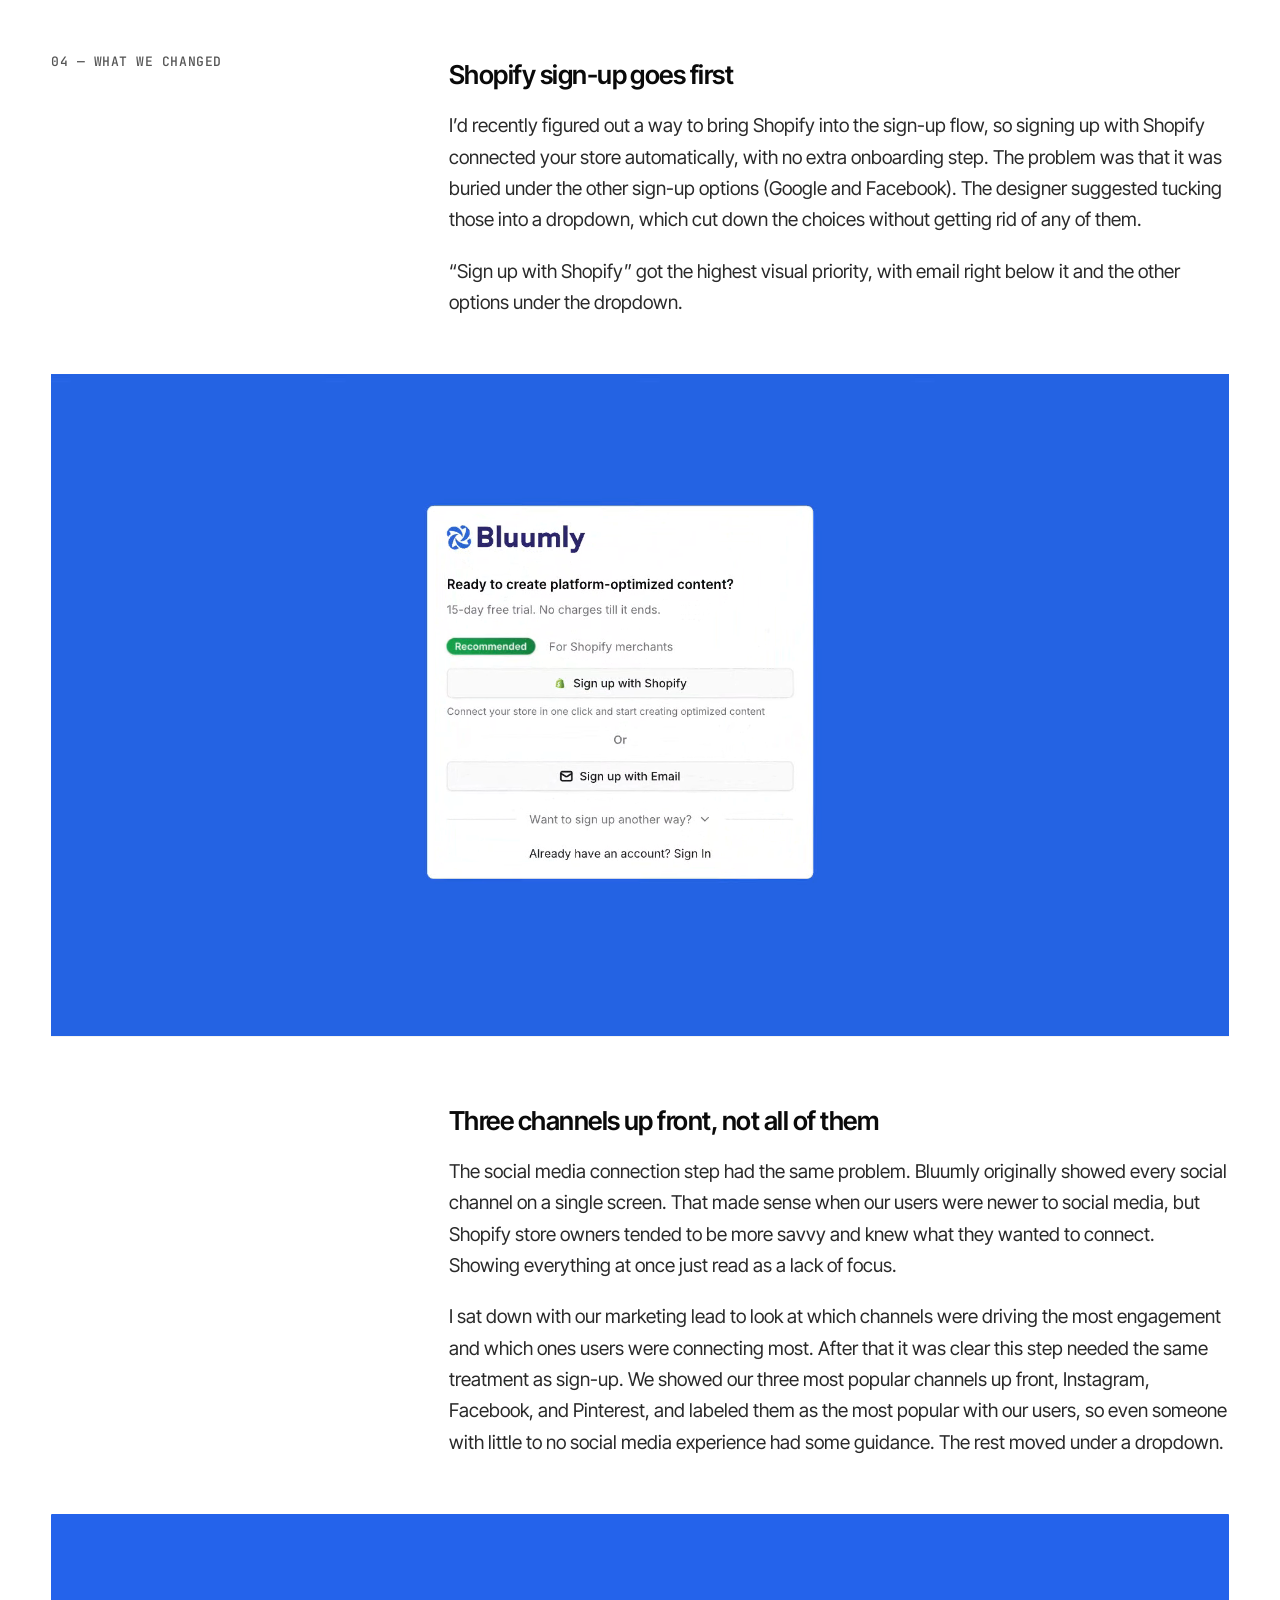
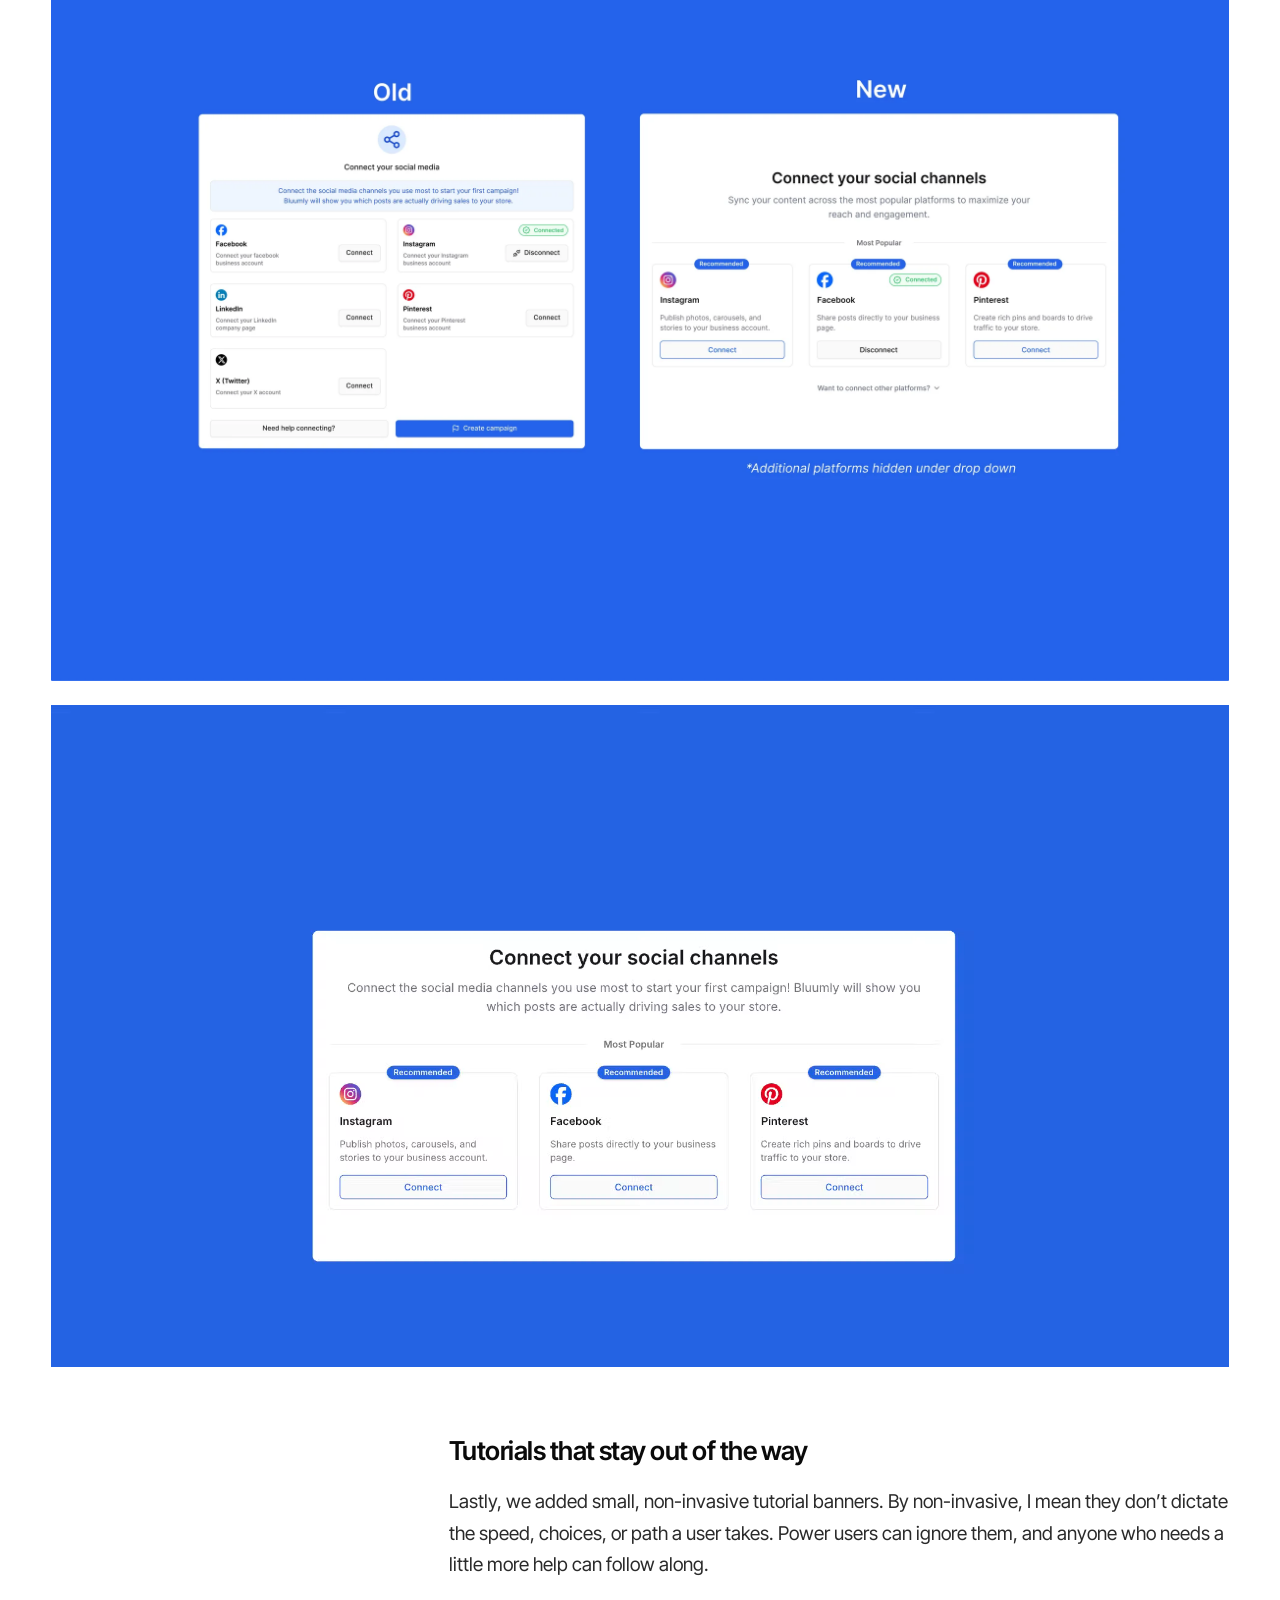
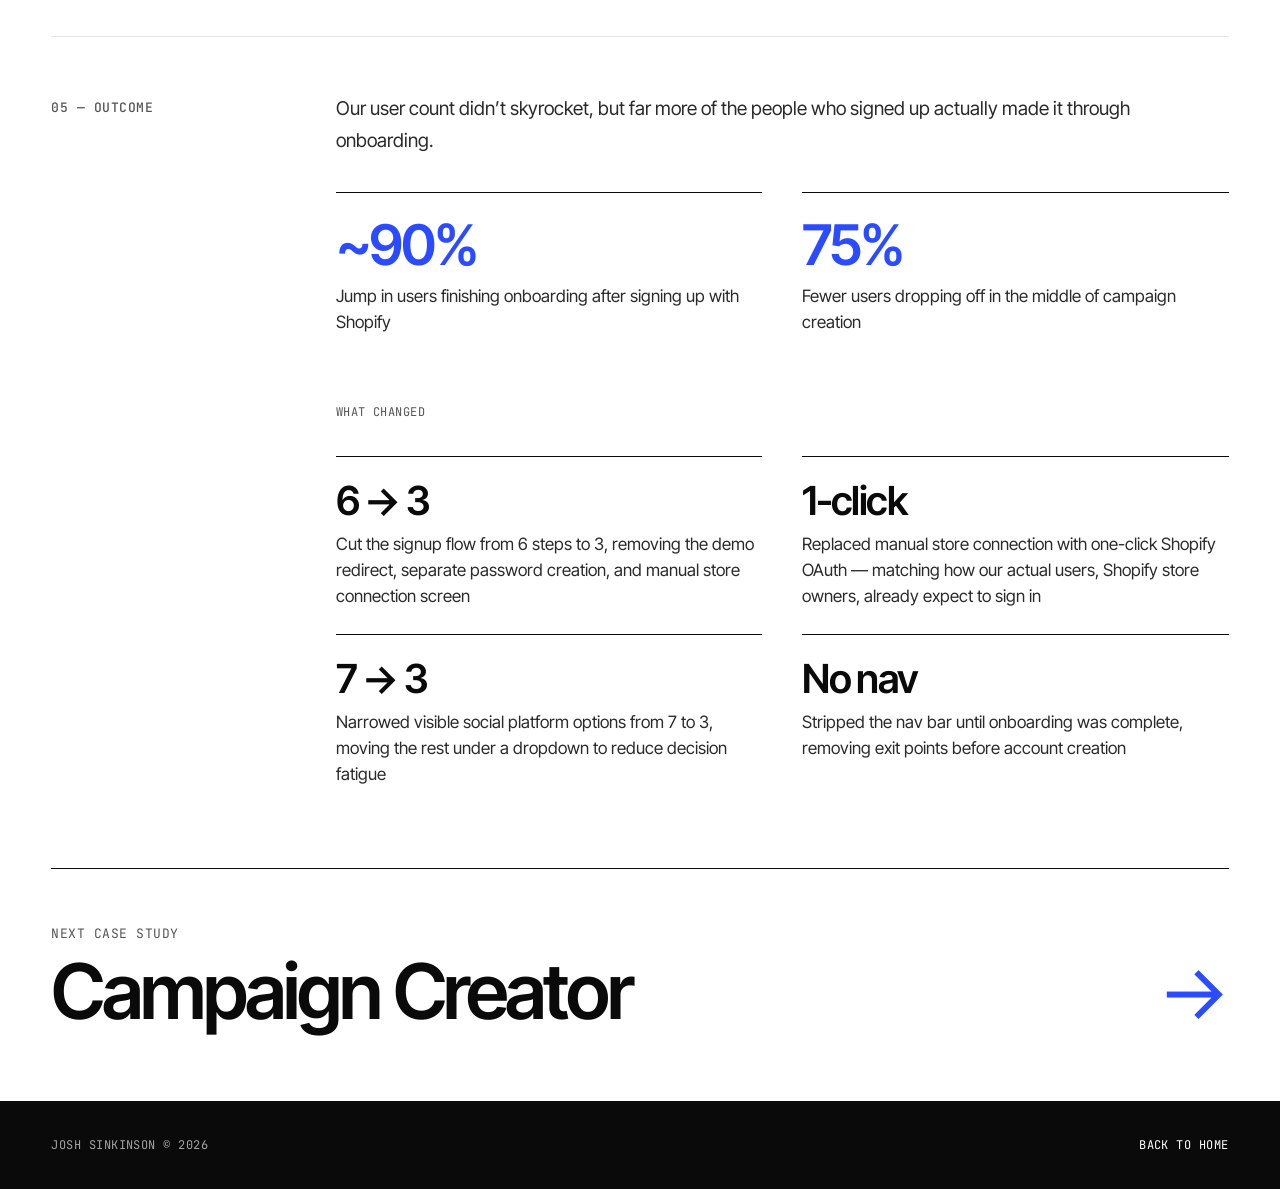
<file: signup-flow.html>
<!DOCTYPE html>
<html lang="en">
<head>
<meta charset="UTF-8">
<meta name="viewport" content="width=device-width, initial-scale=1.0">
<title>Signup Flow — Josh Sinkinson</title>
<meta name="description" content="Reducing friction in Bluumly's onboarding to fix a broken first impression.">
<meta name="theme-color" content="#FFFFFF">
<link rel="canonical" href="https://www.joshsinkinsondesign.com/signup-flow">

<meta property="og:type" content="website">
<meta property="og:site_name" content="Josh Sinkinson — Product Designer">
<meta property="og:title" content="Signup Flow — Josh Sinkinson">
<meta property="og:description" content="Reducing friction in Bluumly's onboarding to fix a broken first impression.">
<meta property="og:image" content="https://www.joshsinkinsondesign.com/assets/images/Bluumly_signup_flow.png">
<meta property="og:url" content="https://www.joshsinkinsondesign.com/signup-flow">

<meta name="twitter:card" content="summary_large_image">
<meta name="twitter:title" content="Signup Flow — Josh Sinkinson">
<meta name="twitter:description" content="Reducing friction in Bluumly's onboarding to fix a broken first impression.">
<meta name="twitter:image" content="https://www.joshsinkinsondesign.com/assets/images/Bluumly_signup_flow.png">

<link rel="preconnect" href="https://fonts.googleapis.com">
<link rel="preconnect" href="https://fonts.gstatic.com" crossorigin>
<link rel="icon" type="image/svg+xml" href="favicon.svg">
<link rel="apple-touch-icon" href="assets/images/favicon-180.png">
<link href="https://fonts.googleapis.com/css2?family=Inter+Tight:wght@400;500;600;700&amp;family=JetBrains+Mono:wght@400;500&amp;display=swap" rel="stylesheet">
<style>
body{margin:0;background:#FFFFFF}
a{color:#0A0A0A;text-decoration:none}a:hover{color:#2B4BFF}
</style>
</head>
<body>
<div style="background: #FFFFFF; color: #0A0A0A; font-family: 'Inter Tight', system-ui, sans-serif; display: flex; flex-direction: column; min-height: 100vh">

  <header style="position: sticky; top: 0; z-index: 20; background: rgba(255,255,255,0.88); backdrop-filter: blur(12px); -webkit-backdrop-filter: blur(12px); border-bottom: 1px solid #E7E7E4">
    <div style="max-width: 1440px; margin: 0 auto; box-sizing: border-box; padding: 14px clamp(20px, 4vw, 64px); display: flex; flex-wrap: wrap; align-items: center; justify-content: space-between; gap: 16px">
      <a href="index.html" aria-label="Josh Sinkinson — home" style="display: flex; align-items: center; min-height: 44px">
        <svg viewBox="0 0 284.9 261.15" width="44" height="40" aria-hidden="true"><path fill="currentColor" d="M260.71,142.72c7.87,3.15,14.27,7.41,12.59,15.34-.65,3.08-3.03,6.22-6.52,7.41l-15.31,5.19c-20.53,6.96-40.34,14.69-60,24.06-25.89,12.33-50.51,26.15-74.61,41.53l-21.82,13.93c-3.9,2.49-7.92,4.95-12.37,6.16-3.55.96-7.7-.6-9.77-3.04-5.51-6.49-.04-15.3,5.41-22.87,9.79-13.61,19.64-26.75,30.32-39.67l13.22-14.88,6.46-7.3-31.02,1.99-54.95,71.75c-4.43,5.78-8.54,11.3-13.87,15.92-2.83,2.46-6.78,3.44-10.32,2.59-7.86-1.9-8.96-10.31-9.87-18.09-1.33-11.35-3.3-22.19-5.67-33.38-3.86-18.18-5.87-33.73,12.06-43.76,7.68-3.75,15.7-5.74,24.38-7.15,16.3-2.64,32.55-3.74,49.2-5.05,25.16-31.67,50.76-62.02,77.82-92.69-11.06,4.9-21.14,9.53-32.11,13.38-17.51,4.77-37.13,8.74-54.51,3.47-5.15-1.56-11.6-6.05-10.83-9.38.14-.59,1.57-.91,2.26-.78,6.01,1.08,11.63,1.36,17.72.51,6.96-.97,13.68-2.14,20.44-4.22,12.48-3.83,24.4-7.970,36.41-13.26,26.25-11.56,50.41-26.61,72.59-44.66,2.16-1.76,3.89-3.73,6.26-4.88,3.71-1.79,8.18-.8,10.63,2.07s2.93,7.8.31,11.15l-7.09,6.92-15.12,15.22-11.49,12.07c-31.31,32.89-60.01,67.2-89.1,103.33l34.39-2.16,11.9-9.81,1.84-.36c.43-.08.34,1.53.12,2.02l-3.33,7.32,41.1-4.14c6.36-.64,14.85.68,16.44,5.96,1.73,5.73-7.44,10.61-14.63,11.57-18.09,2.43-35.87,3.82-54.15,5.31l-23.78,34.12c-4.56,6.54-9.85,12.02-14.18,19.09,43.6-27.04,86.27-49.5,134.68-65.98l-70.27-28.09c-8.65-3.46-17.87-7.26-17.43-15.71.17-3.36,2.19-7.22,5.8-8.66l11.3-4.51,63.08-19.04c10.71-3.23,48.27-9.36,49.56-3.4.09.41-.56,1.52-.93,1.72l-11.9,6.15c-11.02,4.52-21.54,9.03-32.98,12.57l-54.09,16.76,75.73,30.33ZM19.44,203.33l5.89,32.1,47.87-63.01c-17.1,1.55-34.95,2.63-50.04,8.64-2.69,1.69-4.59,3.52-5.41,6.55-.09,5.34.67,10.19,1.68,15.73Z"></path></svg>
      </a>
      <nav aria-label="Primary" style="display: flex; flex-wrap: wrap; gap: 4px 28px; font-size: 17px; font-weight: 500">
        <a href="index.html#work" style="padding: 12px 0">Work</a>
        <a href="index.html#about" style="padding: 12px 0">About</a>
        <a href="index.html#contact" style="padding: 12px 0">Contact</a>
      </nav>
    </div>
  </header>

  <main style="flex: 1 0 auto; width: 100%; max-width: 1440px; margin: 0 auto; box-sizing: border-box; padding: 0 clamp(20px, 4vw, 64px)">
    <a href="index.html#work" style="display: inline-flex; align-items: center; gap: 8px; min-height: 44px; margin-top: 28px; font-family: 'JetBrains Mono', monospace; font-size: 13px; text-transform: uppercase; letter-spacing: 0.04em; color: #555555">← All work</a>

    <section aria-labelledby="cs-title" style="padding: clamp(40px, 6vw, 88px) 0 48px; display: flex; flex-direction: column; gap: 28px">
      <p style="margin: 0; font-family: 'JetBrains Mono', monospace; font-size: 13px; text-transform: uppercase; letter-spacing: 0.04em; color: #555555">Case study 01 — Bluumly</p>
      <h1 id="cs-title" style="margin: 0; font-weight: 600; font-size: clamp(52px, 9vw, 144px); line-height: 0.92; letter-spacing: -0.045em">Signup Flow</h1>
      <p style="margin: 0; max-width: 34ch; font-size: clamp(22px, 2.2vw, 30px); line-height: 1.3; letter-spacing: -0.015em; color: #2A2A2A">Reducing friction in Bluumly's onboarding to fix a broken first impression.</p>
      <div style="display: grid; grid-template-columns: repeat(auto-fit, minmax(200px, 1fr)); gap: 24px 32px; border-top: 1px solid #0A0A0A; padding-top: 20px; margin-top: 24px">
        <div style="display: flex; flex-direction: column; gap: 6px"><span style="font-family: 'JetBrains Mono', monospace; font-size: 12px; text-transform: uppercase; letter-spacing: 0.04em; color: #555555">Company</span><span style="font-size: 18px; font-weight: 500">Bluumly</span></div>
        <div style="display: flex; flex-direction: column; gap: 6px"><span style="font-family: 'JetBrains Mono', monospace; font-size: 12px; text-transform: uppercase; letter-spacing: 0.04em; color: #555555">Role</span><span style="font-size: 18px; font-weight: 500">Sole designer</span></div>
        <div style="display: flex; flex-direction: column; gap: 6px"><span style="font-family: 'JetBrains Mono', monospace; font-size: 12px; text-transform: uppercase; letter-spacing: 0.04em; color: #555555">Focus</span><span style="font-size: 18px; font-weight: 500">Onboarding, 0 → 1, Shopify OAuth</span></div>
      </div>
    </section>

    <figure style="margin: 0 0 32px; background: #F3F3F1"><img src="assets/images/Bluumly_signup_flow.webp" alt="Bluumly sign up flow shown on a laptop, with the sign-up screen and a dashboard panel reading 'Grow your shop automatically'" style="width: 100%; display: block"></figure>


    <div style="display: flex; flex-wrap: wrap; gap: 16px 64px; padding: 56px 0; border-top: 1px solid #E7E7E4">
      <h2 style="flex: 1 1 220px; margin: 0; font-family: 'JetBrains Mono', monospace; font-size: 13px; font-weight: 500; text-transform: uppercase; letter-spacing: 0.04em; color: #555555; padding-top: 6px">01 — The problem</h2>
      <div style="flex: 999 1 520px; min-width: 0; max-width: 780px; display: flex; flex-direction: column; gap: 20px">
        <p style="margin: 0; font-size: 19px; line-height: 1.65; color: #2A2A2A">When Bluumly narrowed its target market from all small business owners to a more specific group, Shopify store owners, our sign-up flow needed to change with it. People were signing up, but they weren’t sticking around.</p>
        <p style="margin: 0; font-size: 19px; line-height: 1.65; color: #2A2A2A">I sat down with our marketing lead to figure out where they were dropping off. I can’t show the session recordings here since Bluumly has shut down, but Microsoft Clarity made the pattern clear: users were leaving right after creating an account. No store connected, no social media connected, just gone.</p>
      </div>
    </div>

    <figure style="margin: 0 0 32px; background: #F3F3F1"><img loading="lazy" src="assets/images/oldflow.webp" alt="The original six-step Bluumly signup flow: account creation, demo experience, password creation, connect your store, connect your social media, and end of signup" style="width: 100%; display: block"></figure>

    <div style="display: flex; flex-wrap: wrap; gap: 16px 64px; padding: 56px 0; border-top: 1px solid #E7E7E4">
      <h2 style="flex: 1 1 220px; margin: 0; font-family: 'JetBrains Mono', monospace; font-size: 13px; font-weight: 500; text-transform: uppercase; letter-spacing: 0.04em; color: #555555; padding-top: 6px">02 — Digging deeper</h2>
      <div style="flex: 999 1 520px; min-width: 0; max-width: 780px; display: flex; flex-direction: column; gap: 20px">
        <p style="margin: 0; font-size: 19px; line-height: 1.65; color: #2A2A2A">We tried to set up interviews with users, but unfortunately never heard back. Instead, we were able to bring in an outside designer to test the flow and share their thoughts. I set up a 1:1 with them to walk through the flow from start to finish, and I was genuinely excited to hear what they thought could be better.</p>
        <p style="margin: 0; font-size: 19px; line-height: 1.65; color: #2A2A2A">As the sole designer, any feedback is good feedback. Even when not every note gets used, it helps build consensus around the product. Their session pointed to one core problem: <strong style="font-weight: 600; color: #0A0A0A">option paralysis.</strong></p>
      </div>
    </div>

    <div style="display: flex; flex-wrap: wrap; gap: 16px 64px; padding: 56px 0; border-top: 1px solid #E7E7E4">
      <h2 style="flex: 1 1 220px; margin: 0; font-family: 'JetBrains Mono', monospace; font-size: 13px; font-weight: 500; text-transform: uppercase; letter-spacing: 0.04em; color: #555555; padding-top: 6px">03 — AI-assisted workflow</h2>
      <div style="flex: 999 1 520px; min-width: 0; max-width: 780px; display: flex; flex-direction: column; gap: 20px">
        <p style="margin: 0; font-size: 19px; line-height: 1.65; color: #2A2A2A">Following my session with the outside designer, I brought their feedback directly into a working prototype using Figma Make. Rather than rebuilding the flow from scratch, I used AI to generate a refined iteration of the existing user flow — capturing the structural improvements quickly. From there, I took the core layout and idea as a foundation, then layered in Bluumly’s branding guidelines and built out fully editable frames ready for handoff to our front-end developer.</p>
      </div>
    </div>

    <div style="display: flex; flex-wrap: wrap; gap: 16px 64px; padding: 56px 0; border-top: 1px solid #E7E7E4">
      <h2 style="flex: 1 1 220px; margin: 0; font-family: 'JetBrains Mono', monospace; font-size: 13px; font-weight: 500; text-transform: uppercase; letter-spacing: 0.04em; color: #555555; padding-top: 6px">04 — What we changed</h2>
      <div style="flex: 999 1 520px; min-width: 0; max-width: 780px; display: flex; flex-direction: column; gap: 20px">
        <h3 style="margin: 12px 0 0; font-size: 26px; font-weight: 600; line-height: 1.2; letter-spacing: -0.02em; color: #0A0A0A">Shopify sign-up goes first</h3>
        <p style="margin: 0; font-size: 19px; line-height: 1.65; color: #2A2A2A">I’d recently figured out a way to bring Shopify into the sign-up flow, so signing up with Shopify connected your store automatically, with no extra onboarding step. The problem was that it was buried under the other sign-up options (Google and Facebook). The designer suggested tucking those into a dropdown, which cut down the choices without getting rid of any of them.</p>
        <p style="margin: 0; font-size: 19px; line-height: 1.65; color: #2A2A2A">“Sign up with Shopify” got the highest visual priority, with email right below it and the other options under the dropdown.</p>
      </div>
    </div>

    <figure style="margin: 0 0 32px; background: #F3F3F1"><video src="assets/video/Scene-1.webm" autoplay muted loop playsinline aria-label="Screen recording of the redesigned Bluumly signup flow" style="width: 100%; display: block"></video></figure>

    <div style="display: flex; flex-wrap: wrap; gap: 16px 64px; padding: 24px 0 56px">
      <div aria-hidden="true" style="flex: 1 1 220px"></div>
      <div style="flex: 999 1 520px; min-width: 0; max-width: 780px; display: flex; flex-direction: column; gap: 20px">
        <h3 style="margin: 12px 0 0; font-size: 26px; font-weight: 600; line-height: 1.2; letter-spacing: -0.02em; color: #0A0A0A">Three channels up front, not all of them</h3>
        <p style="margin: 0; font-size: 19px; line-height: 1.65; color: #2A2A2A">The social media connection step had the same problem. Bluumly originally showed every social channel on a single screen. That made sense when our users were newer to social media, but Shopify store owners tended to be more savvy and knew what they wanted to connect. Showing everything at once just read as a lack of focus.</p>
        <p style="margin: 0; font-size: 19px; line-height: 1.65; color: #2A2A2A">I sat down with our marketing lead to look at which channels were driving the most engagement and which ones users were connecting most. After that it was clear this step needed the same treatment as sign-up. We showed our three most popular channels up front, Instagram, Facebook, and Pinterest, and labeled them as the most popular with our users, so even someone with little to no social media experience had some guidance. The rest moved under a dropdown.</p>
      </div>
    </div>

    <div style="display: flex; flex-direction: column; gap: 24px; margin-bottom: 32px">
      <figure style="margin: 0; background: #F3F3F1"><img loading="lazy" src="assets/images/old_new.webp" alt="Comparison of the old and new 'Connect your social channels' screens in the Bluumly onboarding flow" style="width: 100%; display: block"></figure>
      <figure style="margin: 0; background: #F3F3F1"><video src="assets/video/Scene-2__2_.webm" autoplay muted loop playsinline aria-label="Screen recording of the Bluumly social channel connection flow" style="width: 100%; display: block"></video></figure>
    </div>

    <div style="display: flex; flex-wrap: wrap; gap: 16px 64px; padding: 24px 0 56px">
      <div aria-hidden="true" style="flex: 1 1 220px"></div>
      <div style="flex: 999 1 520px; min-width: 0; max-width: 780px; display: flex; flex-direction: column; gap: 20px">
        <h3 style="margin: 12px 0 0; font-size: 26px; font-weight: 600; line-height: 1.2; letter-spacing: -0.02em; color: #0A0A0A">Tutorials that stay out of the way</h3>
        <p style="margin: 0; font-size: 19px; line-height: 1.65; color: #2A2A2A">Lastly, we added small, non-invasive tutorial banners. By non-invasive, I mean they don’t dictate the speed, choices, or path a user takes. Power users can ignore them, and anyone who needs a little more help can follow along.</p>
      </div>
    </div>

    <div style="display: flex; flex-wrap: wrap; gap: 16px 64px; padding: 56px 0; border-top: 1px solid #E7E7E4">
      <h2 style="flex: 1 1 220px; margin: 0; font-family: 'JetBrains Mono', monospace; font-size: 13px; font-weight: 500; text-transform: uppercase; letter-spacing: 0.04em; color: #555555; padding-top: 6px">05 — Outcome</h2>
      <div style="flex: 999 1 520px; min-width: 0; max-width: 900px; display: flex; flex-direction: column; gap: 36px">
        <p style="margin: 0; font-size: 19px; line-height: 1.65; color: #2A2A2A">Our user count didn’t skyrocket, but far more of the people who signed up actually made it through onboarding.</p>
        <ul style="margin: 0; padding: 0; list-style: none; display: grid; grid-template-columns: repeat(auto-fit, minmax(min(320px, 100%), 1fr)); gap: 0 40px">
          <li style="display: flex; flex-direction: column; gap: 10px; padding: 24px 0; border-top: 1px solid #0A0A0A"><span style="font-size: 56px; font-weight: 600; letter-spacing: -0.04em; line-height: 1; color: #2B4BFF">~90%</span><span style="font-size: 17px; line-height: 1.55; color: #2A2A2A">Jump in users finishing onboarding after signing up with Shopify</span></li>
          <li style="display: flex; flex-direction: column; gap: 10px; padding: 24px 0; border-top: 1px solid #0A0A0A"><span style="font-size: 56px; font-weight: 600; letter-spacing: -0.04em; line-height: 1; color: #2B4BFF">75%</span><span style="font-size: 17px; line-height: 1.55; color: #2A2A2A">Fewer users dropping off in the middle of campaign creation</span></li>
        </ul>
        <p style="margin: 0; font-family: 'JetBrains Mono', monospace; font-size: 12px; text-transform: uppercase; letter-spacing: 0.04em; color: #555555; margin-top: 8px">What changed</p>
        <ul style="margin: 0; padding: 0; list-style: none; display: grid; grid-template-columns: repeat(auto-fit, minmax(min(320px, 100%), 1fr)); gap: 0 40px">
          <li style="display: flex; flex-direction: column; gap: 10px; padding: 24px 0; border-top: 1px solid #0A0A0A"><span style="font-size: 40px; font-weight: 600; letter-spacing: -0.04em; line-height: 1; color: #0A0A0A">6 → 3</span><span style="font-size: 17px; line-height: 1.55; color: #2A2A2A">Cut the signup flow from 6 steps to 3, removing the demo redirect, separate password creation, and manual store connection screen</span></li>
          <li style="display: flex; flex-direction: column; gap: 10px; padding: 24px 0; border-top: 1px solid #0A0A0A"><span style="font-size: 40px; font-weight: 600; letter-spacing: -0.04em; line-height: 1; color: #0A0A0A">1-click</span><span style="font-size: 17px; line-height: 1.55; color: #2A2A2A">Replaced manual store connection with one-click Shopify OAuth — matching how our actual users, Shopify store owners, already expect to sign in</span></li>
          <li style="display: flex; flex-direction: column; gap: 10px; padding: 24px 0; border-top: 1px solid #0A0A0A"><span style="font-size: 40px; font-weight: 600; letter-spacing: -0.04em; line-height: 1; color: #0A0A0A">7 → 3</span><span style="font-size: 17px; line-height: 1.55; color: #2A2A2A">Narrowed visible social platform options from 7 to 3, moving the rest under a dropdown to reduce decision fatigue</span></li>
          <li style="display: flex; flex-direction: column; gap: 10px; padding: 24px 0; border-top: 1px solid #0A0A0A"><span style="font-size: 40px; font-weight: 600; letter-spacing: -0.04em; line-height: 1; color: #0A0A0A">No nav</span><span style="font-size: 17px; line-height: 1.55; color: #2A2A2A">Stripped the nav bar until onboarding was complete, removing exit points before account creation</span></li>
        </ul>
      </div>
    </div>

    <a href="campaign-creator.html" style="display: flex; flex-wrap: wrap; align-items: flex-end; justify-content: space-between; gap: 16px 32px; padding: 56px 0 72px; border-top: 1px solid #0A0A0A">
      <span style="display: flex; flex-direction: column; gap: 14px">
        <span style="font-family: 'JetBrains Mono', monospace; font-size: 13px; text-transform: uppercase; letter-spacing: 0.04em; color: #555555">Next case study</span>
        <span style="font-weight: 600; font-size: clamp(40px, 6vw, 96px); line-height: 0.95; letter-spacing: -0.04em">Campaign Creator</span>
      </span>
      <span aria-hidden="true" style="font-size: clamp(40px, 6vw, 96px); line-height: 0.95; color: #2B4BFF">→</span>
    </a>
  </main>

  <footer style="background: #0A0A0A; color: #A3A3A0">
    <div style="max-width: 1440px; margin: 0 auto; box-sizing: border-box; padding: 24px clamp(20px, 4vw, 64px); display: flex; flex-wrap: wrap; align-items: center; justify-content: space-between; gap: 16px; font-family: 'JetBrains Mono', monospace; font-size: 12px; text-transform: uppercase; letter-spacing: 0.04em">
      <span>Josh Sinkinson © 2026</span>
      <a href="index.html" style="color: #FFFFFF; padding: 12px 0">Back to home</a>
    </div>
  </footer>
</div>
</body>
</html>
</file>
